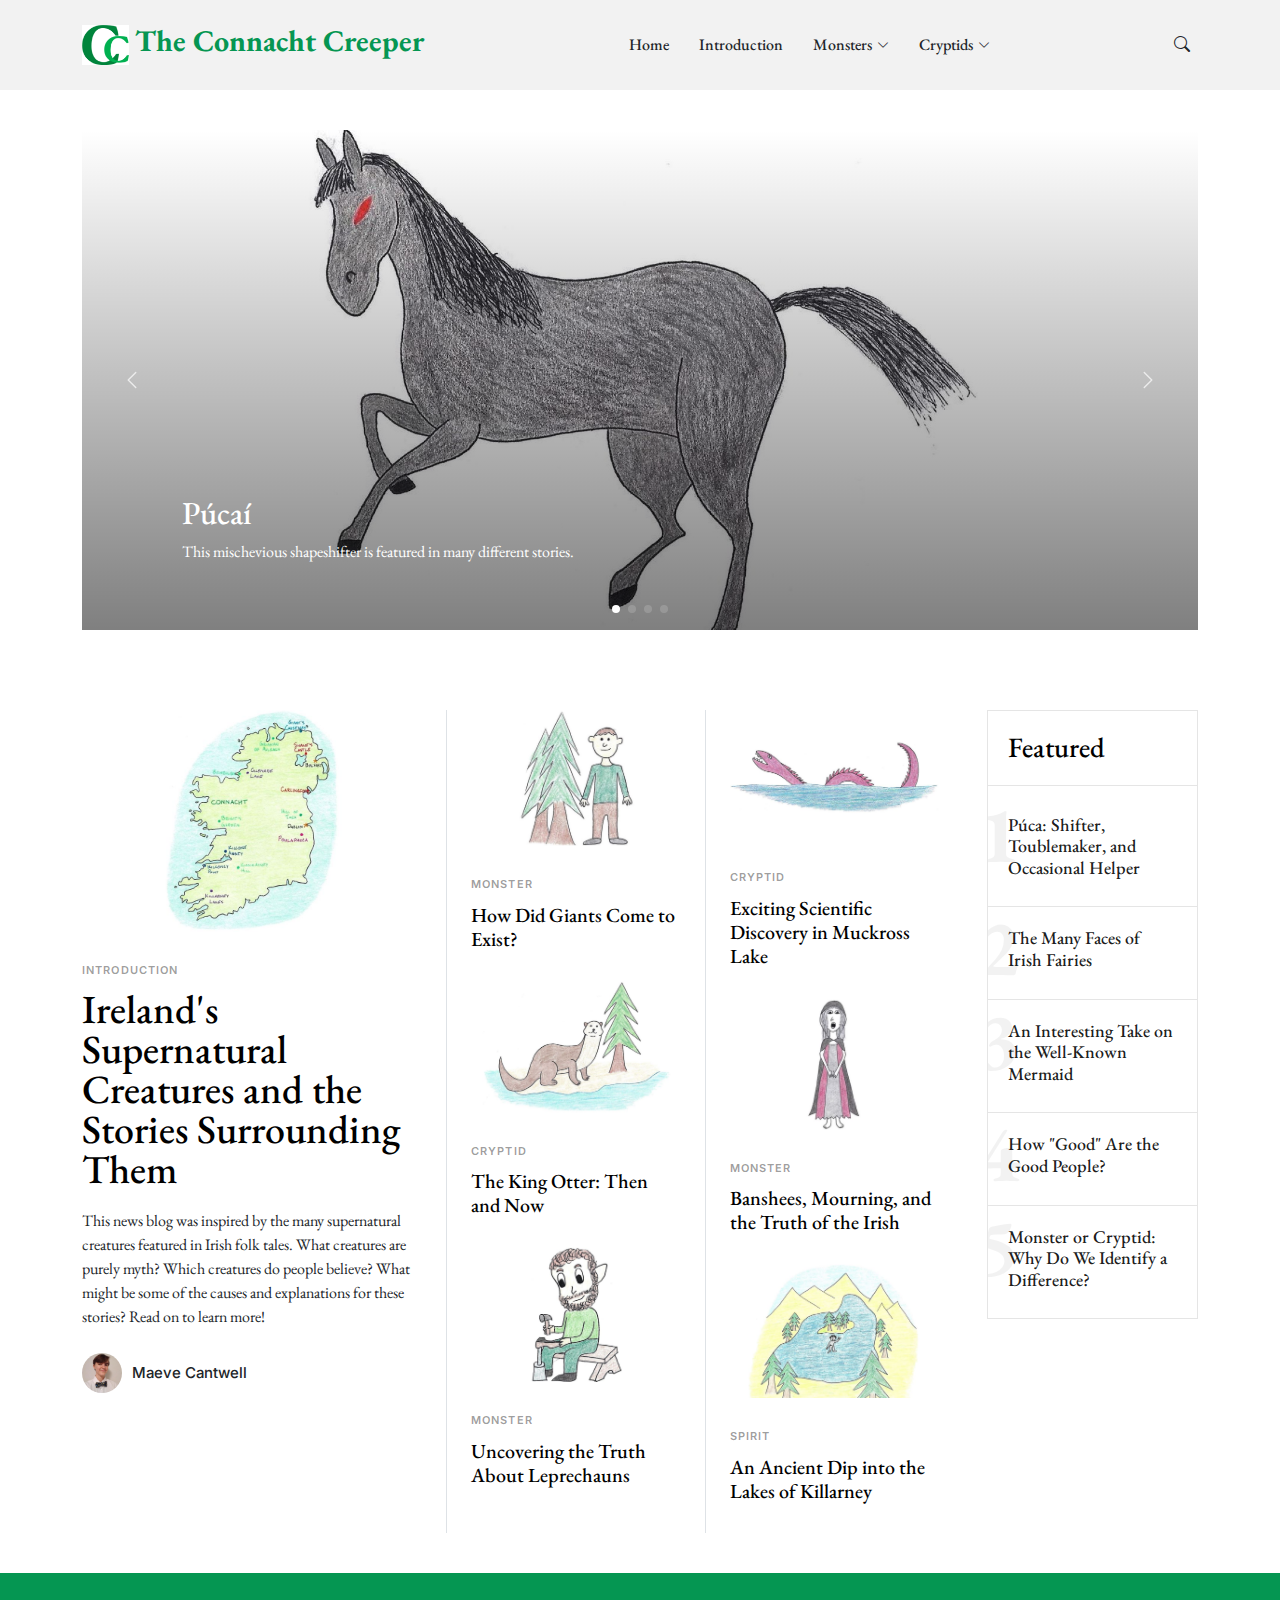
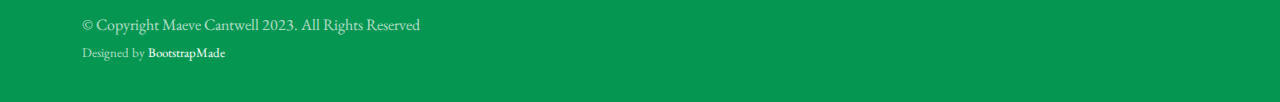
<file: index.html>
<!DOCTYPE html>
<html lang="en">

<head>
  <meta charset="utf-8">
  <meta content="width=device-width, initial-scale=1.0" name="viewport">

  <title>The Connacht Creeper - Home</title>
  <meta content="" name="description">
  <meta content="" name="keywords">

  <!-- Favicons -->
  <link href="assets/img/small-logo.png" rel="icon">
  <link href="assets/img/apple-touch-icon.png" rel="apple-touch-icon">

  <!-- Google Fonts -->
  <link rel="preconnect" href="https://fonts.googleapis.com">
  <link rel="preconnect" href="https://fonts.gstatic.com" crossorigin>
  <link href="https://fonts.googleapis.com/css2?family=EB+Garamond:wght@400;500&family=Inter:wght@400;500&family=Playfair+Display:ital,wght@0,400;0,700;1,400;1,700&display=swap" rel="stylesheet">

  <!-- Vendor CSS Files -->
  <link href="assets/vendor/bootstrap/css/bootstrap.min.css" rel="stylesheet">
  <link href="assets/vendor/bootstrap-icons/bootstrap-icons.css" rel="stylesheet">
  <link href="assets/vendor/swiper/swiper-bundle.min.css" rel="stylesheet">
  <link href="assets/vendor/glightbox/css/glightbox.min.css" rel="stylesheet">
  <link href="assets/vendor/aos/aos.css" rel="stylesheet">

  <!-- Template Main CSS Files -->
  <link href="assets/css/variables.css" rel="stylesheet">
  <link href="assets/css/main.css" rel="stylesheet">

  <!-- =======================================================
  * Template Name: ZenBlog
  * Updated: Jul 27 2023 with Bootstrap v5.3.1
  * Template URL: https://bootstrapmade.com/zenblog-bootstrap-blog-template/
  * Author: BootstrapMade.com
  * License: https:///bootstrapmade.com/license/
  ======================================================== -->
</head>

<body>

  <!-- ======= Header ======= -->
  <header id="header" class="header d-flex align-items-center fixed-top">
    <div class="container-fluid container-xl d-flex align-items-center justify-content-between">

      <a href="index.html" class="logo d-flex align-items-center">
        <!-- Uncomment the line below if you also wish to use an image logo -->
        <img src="assets/img/apple-touch-icon.png" alt="">
        <h1>The Connacht Creeper</h1>
      </a>

      <nav id="navbar" class="navbar">
        <ul>
          <li><a href="index.html">Home</a></li>

          <li><a href="introduction.html">Introduction</a></li>

          <li class="dropdown"><a href="monsters.html"><span>Monsters</span> <i class="bi bi-chevron-down dropdown-indicator"></i></a>
            <ul>
              <!-- <li><a href="search-result.html">Search Result</a></li> -->
              <li><a href="giants.html">Giants</a></li>
              <li><a href="pucai.html">P&uacute;ca&iacute;</a></li>
              <li><a href="merrow.html">Merrow</a></li>
              <li class="dropdown"><a href="fairies.html"><span>Fairies</span> <i class="bi bi-chevron-down dropdown-indicator"></i></a>
                <ul>
                  <li><a href="good-people.html">The Good People</a></li>
                  <li><a href="leprechauns.html">Leprechauns</a></li>
                  <li><a href="banshees.html">Banshees</a></li>
                </ul>
              </li>
            </ul>
          </li>

          <li class="dropdown"><a href="cryptids.html"><span>Cryptids</span> <i class="bi bi-chevron-down dropdown-indicator"></i></a>
            <ul>
              <!-- <li><a href="search-result.html">Search Result</a></li> -->
              <li><a href="king-otter.html">The King Otter</a></li>
              <li class="dropdown"><a href="killarney-lakes.html"><span>The Lakes of Killarney</span> <i class="bi bi-chevron-down dropdown-indicator"></i></a>
                <ul>
                  <li><a href="muckross-monster.html">Muckross Lake Monster</a></li>
                  <li><a href="odonaghue.html">Legend of O'Donaghue</a></li>
                </ul>
              </li>
            </ul>
          </li>

          <!-- <li><a href="about.html">About</a></li> -->
          <!-- <li><a href="contact.html">Contact</a></li> -->
        </ul>
      </nav><!-- .navbar -->

      <div class="position-relative">
        <!--<a href="#" class="mx-2"><span class="bi-facebook"></span></a>
        <a href="#" class="mx-2"><span class="bi-twitter"></span></a>
        <a href="#" class="mx-2"><span class="bi-instagram"></span></a>-->

        <a href="#" class="mx-2 js-search-open"><span class="bi-search"></span></a>
        <i class="bi bi-list mobile-nav-toggle"></i>

        <!-- ======= Search Form ======= -->
        <div class="search-form-wrap js-search-form-wrap">
          <form action="search-result.html" class="search-form">
            <span class="icon bi-search"></span>
            <input type="text" placeholder="Search" class="form-control">
            <button class="btn js-search-close"><span class="bi-x"></span></button>
          </form>
        </div><!-- End Search Form -->

      </div>

    </div>

  </header><!-- End Header -->

  <main id="main">

    <!-- ======= Hero Slider Section ======= -->
    <section id="hero-slider" class="hero-slider">
      <div class="container-md" data-aos="fade-in">
        <div class="row">
          <div class="col-12">
            <div class="swiper sliderFeaturedPosts">
              <div class="swiper-wrapper">
                <div class="swiper-slide">
                  <a href="pucai.html" class="img-bg d-flex align-items-end" style="background-image: url('assets/img/puca12.JPG');">
                    <div class="img-bg-inner">
                      <h2>P&uacute;ca&iacute;</h2>
                      <p>This mischevious shapeshifter is featured in many different stories.</p>
                    </div>
                  </a>
                </div>

                <div class="swiper-slide">
                  <a href="merrow.html" class="img-bg d-flex align-items-end" style="background-image: url('assets/img/merrow2.JPG');">
                    <div class="img-bg-inner">
                      <h2>Merrow</h2>
                      <p>A uniquely Irish mermaid with a red feathered cap.</p>
                    </div>
                  </a>
                </div>

                <div class="swiper-slide">
                  <a href="fairies.html" class="img-bg d-flex align-items-end" style="background-image: url('assets/img/good-people2.JPG');">
                    <div class="img-bg-inner">
                      <h2>Fairies</h2>
                      <p>Learn all about Irish fairies, the forms they take, and the beliefs surrounding their existance.</p>
                    </div>
                  </a>
                </div>

                <div class="swiper-slide">
                  <a href="killarney-lakes.html" class="img-bg d-flex align-items-end" style="background-image: url('assets/img/muckross-monster2.JPG');">
                    <div class="img-bg-inner">
                      <h2>The Lakes of Killarney</h2>
                      <p>These three lakes are home to several supernatural legends.</p>
                    </div>
                  </a>
                </div>
              </div>
              <div class="custom-swiper-button-next">
                <span class="bi-chevron-right"></span>
              </div>
              <div class="custom-swiper-button-prev">
                <span class="bi-chevron-left"></span>
              </div>

              <div class="swiper-pagination"></div>
            </div>
          </div>
        </div>
      </div>
    </section><!-- End Hero Slider Section -->

    <!-- ======= Post Grid Section ======= -->
    <section id="posts" class="posts">
      <div class="container" data-aos="fade-up">
        <div class="row g-5">
          <div class="col-lg-4">
            <div class="post-entry-1 lg">
              <a href="single-post.html"><img src="assets/img/map1.JPG" alt="" class="img-fluid"></a>
              <div class="post-meta"><span class="date">Introduction</span> <!--<span class="mx-1">&bullet;</span> <span>Jul 5th '22</span>--></div>
              <h2><a href="introduction.html">Ireland's Supernatural Creatures and the Stories Surrounding Them</a></h2>
              <p class="mb-4 d-block">This news blog was inspired by the many supernatural creatures featured in Irish folk tales. What creatures are purely myth? Which creatures do people believe? What might be some of the causes and explanations for these stories? Read on to learn more!</p>

              <div class="d-flex align-items-center author">
                <div class="photo"><img src="assets/img/author.jpg" alt="" class="img-fluid"></div>
                <div class="name">
                  <h3 class="m-0 p-0">Maeve Cantwell</h3>
                </div>
              </div>
            </div>

          </div>

          <div class="col-lg-8">
            <div class="row g-5">
              <div class="col-lg-4 border-start custom-border">
                <div class="post-entry-1">
                  <a href="giants.html"><img src="assets/img/giant1.jpg" alt="" class="img-fluid"></a>
                  <div class="post-meta"><span class="date">Monster</span> <!--<span class="mx-1">&bullet;</span> <span>Jul 5th '22</span>--></div>
                  <h2><a href="giants.html">How Did Giants Come to Exist?</a></h2>
                </div>
                <div class="post-entry-1">
                  <a href="king-otter.html"><img src="assets/img/king-otter1.jpg" alt="" class="img-fluid"></a>
                  <div class="post-meta"><span class="date">Cryptid</span> <!--<span class="mx-1">&bullet;</span> <span>Jul 17th '22</span>--></div>
                  <h2><a href="king-otter.html">The King Otter: Then and Now</a></h2>
                </div>
                <div class="post-entry-1">
                  <a href="leprechauns.html"><img src="assets/img/leprechaun1.jpg" alt="" class="img-fluid"></a>
                  <div class="post-meta"><span class="date">Monster</span> <!--<span class="mx-1">&bullet;</span> <span>Mar 15th '22</span>--></div>
                  <h2><a href="leprechauns.html">Uncovering the Truth About Leprechauns</a></h2>
                </div>
              </div>
              <div class="col-lg-4 border-start custom-border">
                <div class="post-entry-1">
                  <a href="muckross-monster.html"><img src="assets/img/muckross-monster1.jpg" alt="" class="img-fluid"></a>
                  <div class="post-meta"><span class="date">Cryptid</span> <!--<span class="mx-1">&bullet;</span> <span>Jul 5th '22</span>--></div>
                  <h2><a href="muckross-monster.html">Exciting Scientific Discovery in Muckross Lake</a></h2>
                </div>
                <div class="post-entry-1">
                  <a href="banshees.html"><img src="assets/img/banshee1.jpg" alt="" class="img-fluid"></a>
                  <div class="post-meta"><span class="date">Monster</span> <!--<span class="mx-1">&bullet;</span> <span>Mar 1st '22</span>--></div>
                  <h2><a href="banshees.html">Banshees, Mourning, and the Truth of the Irish</a></h2>
                </div>
                <div class="post-entry-1">
                  <a href="odonaghue.html"><img src="assets/img/odonaghue1.jpg" alt="" class="img-fluid"></a>
                  <div class="post-meta"><span class="date">Spirit</span> <!--<span class="mx-1">&bullet;</span> <span>Jul 5th '22</span>--></div>
                  <h2><a href="odonaghue.html">An Ancient Dip into the Lakes of Killarney</a></h2>
                </div>
              </div>

              <!-- Trending Section -->
              <div class="col-lg-4">

                <div class="trending">
                  <h3>Featured</h3>
                  <ul class="trending-post">
                    <li>
                      <a href="pucai.html">
                        <span class="number">1</span>
                        <h3>P&uacute;ca: Shifter, Toublemaker, and Occasional Helper</h3>
                        <!--<span class="author">Jane Cooper</span>-->
                      </a>
                    </li>
                    <li>
                      <a href="fairies.html">
                        <span class="number">2</span>
                        <h3>The Many Faces of Irish Fairies</h3>
                        <!--<span class="author">Wade Warren</span>-->
                      </a>
                    </li>
                    <li>
                      <a href="merrow.html">
                        <span class="number">3</span>
                        <h3>An Interesting Take on the Well-Known Mermaid</h3>
                        <!--<span class="author">Esther Howard</span>-->
                      </a>
                    </li>
                    <li>
                      <a href="good-people.html">
                        <span class="number">4</span>
                        <h3>How "Good" Are the Good People?</h3>
                        <!--<span class="author">Cameron Williamson</span>-->
                      </a>
                    </li>
                    <li>
                      <a href="monster.html">
                        <span class="number">5</span>
                        <h3>Monster or Cryptid: Why Do We Identify a Difference?</h3>
                        <!--<span class="author">Jenny Wilson</span>-->
                      </a>
                    </li>
                  </ul>
                </div>

              </div> <!-- End Trending Section -->
            </div>
          </div>

        </div> <!-- End .row -->
      </div>
    </section> <!-- End Post Grid Section -->

    <!-- ======= Culture Category Section ======= -->
    <!--<section class="category-section">
      <div class="container" data-aos="fade-up">

        <div class="section-header d-flex justify-content-between align-items-center mb-5">
          <h2>Culture</h2>
          <div><a href="category.html" class="more">See All Culture</a></div>
        </div>

        <div class="row">
          <div class="col-md-9">

            <div class="d-lg-flex post-entry-2">
              <a href="single-post.html" class="me-4 thumbnail mb-4 mb-lg-0 d-inline-block">
                <img src="assets/img/post-landscape-6.jpg" alt="" class="img-fluid">
              </a>
              <div>
                <div class="post-meta"><span class="date">Culture</span> <span class="mx-1">&bullet;</span> <span>Jul 5th '22</span></div>
                <h3><a href="single-post.html">What is the son of Football Coach John Gruden, Deuce Gruden doing Now?</a></h3>
                <p>Lorem ipsum dolor sit amet consectetur adipisicing elit. Distinctio placeat exercitationem magni voluptates dolore. Tenetur fugiat voluptates quas, nobis error deserunt aliquam temporibus sapiente, laudantium dolorum itaque libero eos deleniti?</p>
                <div class="d-flex align-items-center author">
                  <div class="photo"><img src="assets/img/person-2.jpg" alt="" class="img-fluid"></div>
                  <div class="name">
                    <h3 class="m-0 p-0">Wade Warren</h3>
                  </div>
                </div>
              </div>
            </div>

            <div class="row">
              <div class="col-lg-4">
                <div class="post-entry-1 border-bottom">
                  <a href="single-post.html"><img src="assets/img/post-landscape-1.jpg" alt="" class="img-fluid"></a>
                  <div class="post-meta"><span class="date">Culture</span> <span class="mx-1">&bullet;</span> <span>Jul 5th '22</span></div>
                  <h2 class="mb-2"><a href="single-post.html">11 Work From Home Part-Time Jobs You Can Do Now</a></h2>
                  <span class="author mb-3 d-block">Jenny Wilson</span>
                  <p class="mb-4 d-block">Lorem ipsum dolor sit, amet consectetur adipisicing elit. Vero temporibus repudiandae, inventore pariatur numquam cumque possimus</p>
                </div>

                <div class="post-entry-1">
                  <div class="post-meta"><span class="date">Culture</span> <span class="mx-1">&bullet;</span> <span>Jul 5th '22</span></div>
                  <h2 class="mb-2"><a href="single-post.html">5 Great Startup Tips for Female Founders</a></h2>
                  <span class="author mb-3 d-block">Jenny Wilson</span>
                </div>
              </div>
              <div class="col-lg-8">
                <div class="post-entry-1">
                  <a href="single-post.html"><img src="assets/img/post-landscape-2.jpg" alt="" class="img-fluid"></a>
                  <div class="post-meta"><span class="date">Culture</span> <span class="mx-1">&bullet;</span> <span>Jul 5th '22</span></div>
                  <h2 class="mb-2"><a href="single-post.html">How to Avoid Distraction and Stay Focused During Video Calls?</a></h2>
                  <span class="author mb-3 d-block">Jenny Wilson</span>
                  <p class="mb-4 d-block">Lorem ipsum dolor sit, amet consectetur adipisicing elit. Vero temporibus repudiandae, inventore pariatur numquam cumque possimus</p>
                </div>
              </div>
            </div>
          </div>

          <div class="col-md-3">
            <div class="post-entry-1 border-bottom">
              <div class="post-meta"><span class="date">Culture</span> <span class="mx-1">&bullet;</span> <span>Jul 5th '22</span></div>
              <h2 class="mb-2"><a href="single-post.html">How to Avoid Distraction and Stay Focused During Video Calls?</a></h2>
              <span class="author mb-3 d-block">Jenny Wilson</span>
            </div>

            <div class="post-entry-1 border-bottom">
              <div class="post-meta"><span class="date">Culture</span> <span class="mx-1">&bullet;</span> <span>Jul 5th '22</span></div>
              <h2 class="mb-2"><a href="single-post.html">17 Pictures of Medium Length Hair in Layers That Will Inspire Your New Haircut</a></h2>
              <span class="author mb-3 d-block">Jenny Wilson</span>
            </div>

            <div class="post-entry-1 border-bottom">
              <div class="post-meta"><span class="date">Culture</span> <span class="mx-1">&bullet;</span> <span>Jul 5th '22</span></div>
              <h2 class="mb-2"><a href="single-post.html">9 Half-up/half-down Hairstyles for Long and Medium Hair</a></h2>
              <span class="author mb-3 d-block">Jenny Wilson</span>
            </div>

            <div class="post-entry-1 border-bottom">
              <div class="post-meta"><span class="date">Culture</span> <span class="mx-1">&bullet;</span> <span>Jul 5th '22</span></div>
              <h2 class="mb-2"><a href="single-post.html">Life Insurance And Pregnancy: A Working Mom’s Guide</a></h2>
              <span class="author mb-3 d-block">Jenny Wilson</span>
            </div>

            <div class="post-entry-1 border-bottom">
              <div class="post-meta"><span class="date">Culture</span> <span class="mx-1">&bullet;</span> <span>Jul 5th '22</span></div>
              <h2 class="mb-2"><a href="single-post.html">The Best Homemade Masks for Face (keep the Pimples Away)</a></h2>
              <span class="author mb-3 d-block">Jenny Wilson</span>
            </div>

            <div class="post-entry-1 border-bottom">
              <div class="post-meta"><span class="date">Culture</span> <span class="mx-1">&bullet;</span> <span>Jul 5th '22</span></div>
              <h2 class="mb-2"><a href="single-post.html">10 Life-Changing Hacks Every Working Mom Should Know</a></h2>
              <span class="author mb-3 d-block">Jenny Wilson</span>
            </div>
          </div>
        </div>
      </div>
    </section>--><!-- End Culture Category Section -->

    <!-- ======= Business Category Section ======= -->
    <!--<section class="category-section">
      <div class="container" data-aos="fade-up">

        <div class="section-header d-flex justify-content-between align-items-center mb-5">
          <h2>Business</h2>
          <div><a href="category.html" class="more">See All Business</a></div>
        </div>

        <div class="row">
          <div class="col-md-9 order-md-2">

            <div class="d-lg-flex post-entry-2">
              <a href="single-post.html" class="me-4 thumbnail d-inline-block mb-4 mb-lg-0">
                <img src="assets/img/post-landscape-3.jpg" alt="" class="img-fluid">
              </a>
              <div>
                <div class="post-meta"><span class="date">Business</span> <span class="mx-1">&bullet;</span> <span>Jul 5th '22</span></div>
                <h3><a href="single-post.html">What is the son of Football Coach John Gruden, Deuce Gruden doing Now?</a></h3>
                <p>Lorem ipsum dolor sit amet consectetur adipisicing elit. Distinctio placeat exercitationem magni voluptates dolore. Tenetur fugiat voluptates quas, nobis error deserunt aliquam temporibus sapiente, laudantium dolorum itaque libero eos deleniti?</p>
                <div class="d-flex align-items-center author">
                  <div class="photo"><img src="assets/img/person-4.jpg" alt="" class="img-fluid"></div>
                  <div class="name">
                    <h3 class="m-0 p-0">Wade Warren</h3>
                  </div>
                </div>
              </div>
            </div>

            <div class="row">
              <div class="col-lg-4">
                <div class="post-entry-1 border-bottom">
                  <a href="single-post.html"><img src="assets/img/post-landscape-5.jpg" alt="" class="img-fluid"></a>
                  <div class="post-meta"><span class="date">Business</span> <span class="mx-1">&bullet;</span> <span>Jul 5th '22</span></div>
                  <h2 class="mb-2"><a href="single-post.html">11 Work From Home Part-Time Jobs You Can Do Now</a></h2>
                  <span class="author mb-3 d-block">Jenny Wilson</span>
                  <p class="mb-4 d-block">Lorem ipsum dolor sit, amet consectetur adipisicing elit. Vero temporibus repudiandae, inventore pariatur numquam cumque possimus</p>
                </div>

                <div class="post-entry-1">
                  <div class="post-meta"><span class="date">Business</span> <span class="mx-1">&bullet;</span> <span>Jul 5th '22</span></div>
                  <h2 class="mb-2"><a href="single-post.html">5 Great Startup Tips for Female Founders</a></h2>
                  <span class="author mb-3 d-block">Jenny Wilson</span>
                </div>
              </div>
              <div class="col-lg-8">
                <div class="post-entry-1">
                  <a href="single-post.html"><img src="assets/img/post-landscape-7.jpg" alt="" class="img-fluid"></a>
                  <div class="post-meta"><span class="date">Business</span> <span class="mx-1">&bullet;</span> <span>Jul 5th '22</span></div>
                  <h2 class="mb-2"><a href="single-post.html">How to Avoid Distraction and Stay Focused During Video Calls?</a></h2>
                  <span class="author mb-3 d-block">Jenny Wilson</span>
                  <p class="mb-4 d-block">Lorem ipsum dolor sit, amet consectetur adipisicing elit. Vero temporibus repudiandae, inventore pariatur numquam cumque possimus</p>
                </div>
              </div>
            </div>
          </div>
          <div class="col-md-3">
            <div class="post-entry-1 border-bottom">
              <div class="post-meta"><span class="date">Business</span> <span class="mx-1">&bullet;</span> <span>Jul 5th '22</span></div>
              <h2 class="mb-2"><a href="single-post.html">How to Avoid Distraction and Stay Focused During Video Calls?</a></h2>
              <span class="author mb-3 d-block">Jenny Wilson</span>
            </div>

            <div class="post-entry-1 border-bottom">
              <div class="post-meta"><span class="date">Business</span> <span class="mx-1">&bullet;</span> <span>Jul 5th '22</span></div>
              <h2 class="mb-2"><a href="single-post.html">17 Pictures of Medium Length Hair in Layers That Will Inspire Your New Haircut</a></h2>
              <span class="author mb-3 d-block">Jenny Wilson</span>
            </div>

            <div class="post-entry-1 border-bottom">
              <div class="post-meta"><span class="date">Business</span> <span class="mx-1">&bullet;</span> <span>Jul 5th '22</span></div>
              <h2 class="mb-2"><a href="single-post.html">9 Half-up/half-down Hairstyles for Long and Medium Hair</a></h2>
              <span class="author mb-3 d-block">Jenny Wilson</span>
            </div>

            <div class="post-entry-1 border-bottom">
              <div class="post-meta"><span class="date">Business</span> <span class="mx-1">&bullet;</span> <span>Jul 5th '22</span></div>
              <h2 class="mb-2"><a href="single-post.html">Life Insurance And Pregnancy: A Working Mom’s Guide</a></h2>
              <span class="author mb-3 d-block">Jenny Wilson</span>
            </div>

            <div class="post-entry-1 border-bottom">
              <div class="post-meta"><span class="date">Business</span> <span class="mx-1">&bullet;</span> <span>Jul 5th '22</span></div>
              <h2 class="mb-2"><a href="single-post.html">The Best Homemade Masks for Face (keep the Pimples Away)</a></h2>
              <span class="author mb-3 d-block">Jenny Wilson</span>
            </div>

            <div class="post-entry-1 border-bottom">
              <div class="post-meta"><span class="date">Business</span> <span class="mx-1">&bullet;</span> <span>Jul 5th '22</span></div>
              <h2 class="mb-2"><a href="single-post.html">10 Life-Changing Hacks Every Working Mom Should Know</a></h2>
              <span class="author mb-3 d-block">Jenny Wilson</span>
            </div>
          </div>
        </div>
      </div>
    </section>--><!-- End Business Category Section -->

    <!-- ======= Lifestyle Category Section ======= -->
    <!--<section class="category-section">
      <div class="container" data-aos="fade-up">

        <div class="section-header d-flex justify-content-between align-items-center mb-5">
          <h2>Lifestyle</h2>
          <div><a href="category.html" class="more">See All Lifestyle</a></div>
        </div>

        <div class="row g-5">
          <div class="col-lg-4">
            <div class="post-entry-1 lg">
              <a href="single-post.html"><img src="assets/img/post-landscape-8.jpg" alt="" class="img-fluid"></a>
              <div class="post-meta"><span class="date">Lifestyle</span> <span class="mx-1">&bullet;</span> <span>Jul 5th '22</span></div>
              <h2><a href="single-post.html">11 Work From Home Part-Time Jobs You Can Do Now</a></h2>
              <p class="mb-4 d-block">Lorem ipsum dolor sit, amet consectetur adipisicing elit. Vero temporibus repudiandae, inventore pariatur numquam cumque possimus exercitationem? Nihil tempore odit ab minus eveniet praesentium, similique blanditiis molestiae ut saepe perspiciatis officia nemo, eos quae cumque. Accusamus fugiat architecto rerum animi atque eveniet, quo, praesentium dignissimos</p>

              <div class="d-flex align-items-center author">
                <div class="photo"><img src="assets/img/person-7.jpg" alt="" class="img-fluid"></div>
                <div class="name">
                  <h3 class="m-0 p-0">Esther Howard</h3>
                </div>
              </div>
            </div>

            <div class="post-entry-1 border-bottom">
              <div class="post-meta"><span class="date">Lifestyle</span> <span class="mx-1">&bullet;</span> <span>Jul 5th '22</span></div>
              <h2 class="mb-2"><a href="single-post.html">The Best Homemade Masks for Face (keep the Pimples Away)</a></h2>
              <span class="author mb-3 d-block">Jenny Wilson</span>
            </div>

            <div class="post-entry-1">
              <div class="post-meta"><span class="date">Lifestyle</span> <span class="mx-1">&bullet;</span> <span>Jul 5th '22</span></div>
              <h2 class="mb-2"><a href="single-post.html">10 Life-Changing Hacks Every Working Mom Should Know</a></h2>
              <span class="author mb-3 d-block">Jenny Wilson</span>
            </div>

          </div>

          <div class="col-lg-8">
            <div class="row g-5">
              <div class="col-lg-4 border-start custom-border">
                <div class="post-entry-1">
                  <a href="single-post.html"><img src="assets/img/post-landscape-6.jpg" alt="" class="img-fluid"></a>
                  <div class="post-meta"><span class="date">Lifestyle</span> <span class="mx-1">&bullet;</span> <span>Jul 5th '22</span></div>
                  <h2><a href="single-post.html">Let’s Get Back to Work, New York</a></h2>
                </div>
                <div class="post-entry-1">
                  <a href="single-post.html"><img src="assets/img/post-landscape-5.jpg" alt="" class="img-fluid"></a>
                  <div class="post-meta"><span class="date">Lifestyle</span> <span class="mx-1">&bullet;</span> <span>Jul 17th '22</span></div>
                  <h2><a href="single-post.html">How to Avoid Distraction and Stay Focused During Video Calls?</a></h2>
                </div>
                <div class="post-entry-1">
                  <a href="single-post.html"><img src="assets/img/post-landscape-4.jpg" alt="" class="img-fluid"></a>
                  <div class="post-meta"><span class="date">Lifestyle</span> <span class="mx-1">&bullet;</span> <span>Mar 15th '22</span></div>
                  <h2><a href="single-post.html">Why Craigslist Tampa Is One of The Most Interesting Places On the Web?</a></h2>
                </div>
              </div>
              <div class="col-lg-4 border-start custom-border">
                <div class="post-entry-1">
                  <a href="single-post.html"><img src="assets/img/post-landscape-3.jpg" alt="" class="img-fluid"></a>
                  <div class="post-meta"><span class="date">Lifestyle</span> <span class="mx-1">&bullet;</span> <span>Jul 5th '22</span></div>
                  <h2><a href="single-post.html">6 Easy Steps To Create Your Own Cute Merch For Instagram</a></h2>
                </div>
                <div class="post-entry-1">
                  <a href="single-post.html"><img src="assets/img/post-landscape-2.jpg" alt="" class="img-fluid"></a>
                  <div class="post-meta"><span class="date">Lifestyle</span> <span class="mx-1">&bullet;</span> <span>Mar 1st '22</span></div>
                  <h2><a href="single-post.html">10 Life-Changing Hacks Every Working Mom Should Know</a></h2>
                </div>
                <div class="post-entry-1">
                  <a href="single-post.html"><img src="assets/img/post-landscape-1.jpg" alt="" class="img-fluid"></a>
                  <div class="post-meta"><span class="date">Lifestyle</span> <span class="mx-1">&bullet;</span> <span>Jul 5th '22</span></div>
                  <h2><a href="single-post.html">5 Great Startup Tips for Female Founders</a></h2>
                </div>
              </div>
              <div class="col-lg-4">

                <div class="post-entry-1 border-bottom">
                  <div class="post-meta"><span class="date">Lifestyle</span> <span class="mx-1">&bullet;</span> <span>Jul 5th '22</span></div>
                  <h2 class="mb-2"><a href="single-post.html">How to Avoid Distraction and Stay Focused During Video Calls?</a></h2>
                  <span class="author mb-3 d-block">Jenny Wilson</span>
                </div>

                <div class="post-entry-1 border-bottom">
                  <div class="post-meta"><span class="date">Lifestyle</span> <span class="mx-1">&bullet;</span> <span>Jul 5th '22</span></div>
                  <h2 class="mb-2"><a href="single-post.html">17 Pictures of Medium Length Hair in Layers That Will Inspire Your New Haircut</a></h2>
                  <span class="author mb-3 d-block">Jenny Wilson</span>
                </div>

                <div class="post-entry-1 border-bottom">
                  <div class="post-meta"><span class="date">Lifestyle</span> <span class="mx-1">&bullet;</span> <span>Jul 5th '22</span></div>
                  <h2 class="mb-2"><a href="single-post.html">9 Half-up/half-down Hairstyles for Long and Medium Hair</a></h2>
                  <span class="author mb-3 d-block">Jenny Wilson</span>
                </div>

                <div class="post-entry-1 border-bottom">
                  <div class="post-meta"><span class="date">Lifestyle</span> <span class="mx-1">&bullet;</span> <span>Jul 5th '22</span></div>
                  <h2 class="mb-2"><a href="single-post.html">Life Insurance And Pregnancy: A Working Mom’s Guide</a></h2>
                  <span class="author mb-3 d-block">Jenny Wilson</span>
                </div>

                <div class="post-entry-1 border-bottom">
                  <div class="post-meta"><span class="date">Lifestyle</span> <span class="mx-1">&bullet;</span> <span>Jul 5th '22</span></div>
                  <h2 class="mb-2"><a href="single-post.html">The Best Homemade Masks for Face (keep the Pimples Away)</a></h2>
                  <span class="author mb-3 d-block">Jenny Wilson</span>
                </div>

                <div class="post-entry-1 border-bottom">
                  <div class="post-meta"><span class="date">Lifestyle</span> <span class="mx-1">&bullet;</span> <span>Jul 5th '22</span></div>
                  <h2 class="mb-2"><a href="single-post.html">10 Life-Changing Hacks Every Working Mom Should Know</a></h2>
                  <span class="author mb-3 d-block">Jenny Wilson</span>
                </div>

              </div>
            </div>
          </div>

        </div>--> <!-- End .row -->
      <!--</div>
    </section>--><!-- End Lifestyle Category Section -->

  </main><!-- End #main -->

  <!-- ======= Footer ======= -->
  <footer id="footer" class="footer">

    <!--<div class="footer-content">
      <div class="container">

        <div class="row g-5">
          <div class="col-lg-4">
            <h3 class="footer-heading">About ZenBlog</h3>
            <p>Lorem ipsum dolor sit amet consectetur adipisicing elit. Magnam ab, perspiciatis beatae autem deleniti voluptate nulla a dolores, exercitationem eveniet libero laudantium recusandae officiis qui aliquid blanditiis omnis quae. Explicabo?</p>
            <p><a href="about.html" class="footer-link-more">Learn More</a></p>
          </div>
          <div class="col-6 col-lg-2">
            <h3 class="footer-heading">Navigation</h3>
            <ul class="footer-links list-unstyled">
              <li><a href="index.html"><i class="bi bi-chevron-right"></i> Home</a></li>
              <li><a href="index.html"><i class="bi bi-chevron-right"></i> Blog</a></li>
              <li><a href="category.html"><i class="bi bi-chevron-right"></i> Categories</a></li>
              <li><a href="single-post.html"><i class="bi bi-chevron-right"></i> Single Post</a></li>
              <li><a href="about.html"><i class="bi bi-chevron-right"></i> About us</a></li>
              <li><a href="contact.html"><i class="bi bi-chevron-right"></i> Contact</a></li>
            </ul>
          </div>
          <div class="col-6 col-lg-2">
            <h3 class="footer-heading">Categories</h3>
            <ul class="footer-links list-unstyled">
              <li><a href="category.html"><i class="bi bi-chevron-right"></i> Business</a></li>
              <li><a href="category.html"><i class="bi bi-chevron-right"></i> Culture</a></li>
              <li><a href="category.html"><i class="bi bi-chevron-right"></i> Sport</a></li>
              <li><a href="category.html"><i class="bi bi-chevron-right"></i> Food</a></li>
              <li><a href="category.html"><i class="bi bi-chevron-right"></i> Politics</a></li>
              <li><a href="category.html"><i class="bi bi-chevron-right"></i> Celebrity</a></li>
              <li><a href="category.html"><i class="bi bi-chevron-right"></i> Startups</a></li>
              <li><a href="category.html"><i class="bi bi-chevron-right"></i> Travel</a></li>

            </ul>
          </div>

          <div class="col-lg-4">
            <h3 class="footer-heading">Recent Posts</h3>

            <ul class="footer-links footer-blog-entry list-unstyled">
              <li>
                <a href="single-post.html" class="d-flex align-items-center">
                  <img src="assets/img/post-sq-1.jpg" alt="" class="img-fluid me-3">
                  <div>
                    <div class="post-meta d-block"><span class="date">Culture</span> <span class="mx-1">&bullet;</span> <span>Jul 5th '22</span></div>
                    <span>5 Great Startup Tips for Female Founders</span>
                  </div>
                </a>
              </li>

              <li>
                <a href="single-post.html" class="d-flex align-items-center">
                  <img src="assets/img/post-sq-2.jpg" alt="" class="img-fluid me-3">
                  <div>
                    <div class="post-meta d-block"><span class="date">Culture</span> <span class="mx-1">&bullet;</span> <span>Jul 5th '22</span></div>
                    <span>What is the son of Football Coach John Gruden, Deuce Gruden doing Now?</span>
                  </div>
                </a>
              </li>

              <li>
                <a href="single-post.html" class="d-flex align-items-center">
                  <img src="assets/img/post-sq-3.jpg" alt="" class="img-fluid me-3">
                  <div>
                    <div class="post-meta d-block"><span class="date">Culture</span> <span class="mx-1">&bullet;</span> <span>Jul 5th '22</span></div>
                    <span>Life Insurance And Pregnancy: A Working Mom’s Guide</span>
                  </div>
                </a>
              </li>

              <li>
                <a href="single-post.html" class="d-flex align-items-center">
                  <img src="assets/img/post-sq-4.jpg" alt="" class="img-fluid me-3">
                  <div>
                    <div class="post-meta d-block"><span class="date">Culture</span> <span class="mx-1">&bullet;</span> <span>Jul 5th '22</span></div>
                    <span>How to Avoid Distraction and Stay Focused During Video Calls?</span>
                  </div>
                </a>
              </li>

            </ul>

          </div>
        </div>
      </div>
    </div>-->

    <div class="footer-legal">
      <div class="container">

        <div class="row justify-content-between">
          <div class="col-md-6 text-center text-md-start mb-3 mb-md-0">
            <div class="copyright">
              © Copyright <strong><span>Maeve Cantwell 2023</span></strong>. All Rights Reserved
            </div>

            <div class="credits">
              <!-- All the links in the footer should remain intact. -->
              <!-- You can delete the links only if you purchased the pro version. -->
              <!-- Licensing information: https://bootstrapmade.com/license/ -->
              <!-- Purchase the pro version with working PHP/AJAX contact form: https://bootstrapmade.com/herobiz-bootstrap-business-template/ -->
              Designed by <a href="https://bootstrapmade.com/">BootstrapMade</a>
            </div>

          </div>

          <!--<div class="col-md-6">
            <div class="social-links mb-3 mb-lg-0 text-center text-md-end">
              <a href="#" class="twitter"><i class="bi bi-twitter"></i></a>
              <a href="#" class="facebook"><i class="bi bi-facebook"></i></a>
              <a href="#" class="instagram"><i class="bi bi-instagram"></i></a>
              <a href="#" class="google-plus"><i class="bi bi-skype"></i></a>
              <a href="#" class="linkedin"><i class="bi bi-linkedin"></i></a>
            </div>-->

          </div>

        </div>

      </div>
    </div>

  </footer>

  <a href="#" class="scroll-top d-flex align-items-center justify-content-center"><i class="bi bi-arrow-up-short"></i></a>

  <!-- Vendor JS Files -->
  <script src="assets/vendor/bootstrap/js/bootstrap.bundle.min.js"></script>
  <script src="assets/vendor/swiper/swiper-bundle.min.js"></script>
  <script src="assets/vendor/glightbox/js/glightbox.min.js"></script>
  <script src="assets/vendor/aos/aos.js"></script>
  <script src="assets/vendor/php-email-form/validate.js"></script>

  <!-- Template Main JS File -->
  <script src="assets/js/main.js"></script>

</body>

</html>
</file>
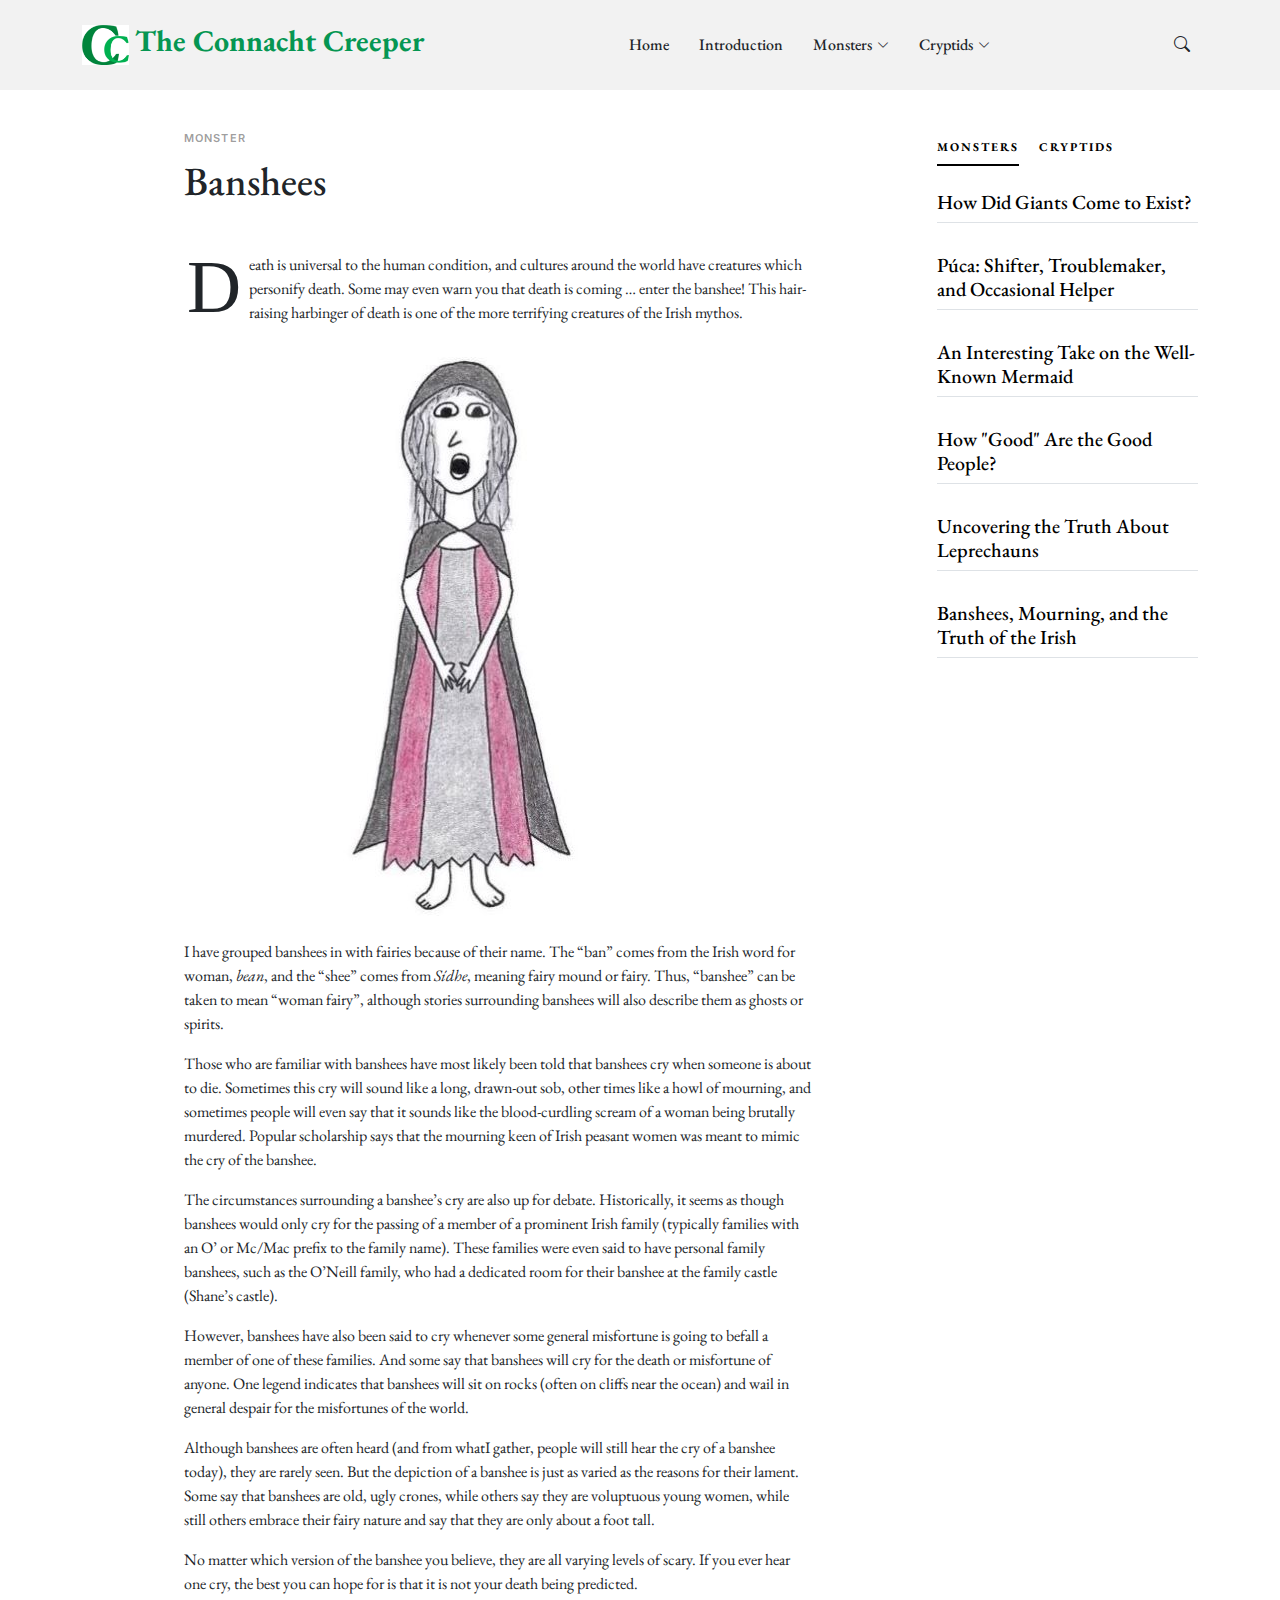
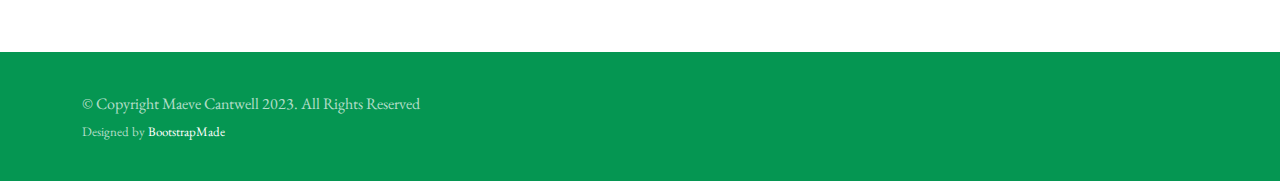
<file: banshees.html>
<!DOCTYPE html>
<html lang="en">

<head>
  <meta charset="utf-8">
  <meta content="width=device-width, initial-scale=1.0" name="viewport">

  <title>The Connacht Creeper - Banshees</title>
  <meta content="" name="description">
  <meta content="" name="keywords">

  <!-- Favicons -->
  <link href="assets/img/small-logo.png" rel="icon">
  <link href="assets/img/apple-touch-icon.png" rel="apple-touch-icon">

  <!-- Google Fonts -->
  <link rel="preconnect" href="https://fonts.googleapis.com">
  <link rel="preconnect" href="https://fonts.gstatic.com" crossorigin>
  <link href="https://fonts.googleapis.com/css2?family=EB+Garamond:wght@400;500&family=Inter:wght@400;500&family=Playfair+Display:ital,wght@0,400;0,700;1,400;1,700&display=swap" rel="stylesheet">

  <!-- Vendor CSS Files -->
  <link href="assets/vendor/bootstrap/css/bootstrap.min.css" rel="stylesheet">
  <link href="assets/vendor/bootstrap-icons/bootstrap-icons.css" rel="stylesheet">
  <link href="assets/vendor/swiper/swiper-bundle.min.css" rel="stylesheet">
  <link href="assets/vendor/glightbox/css/glightbox.min.css" rel="stylesheet">
  <link href="assets/vendor/aos/aos.css" rel="stylesheet">

  <!-- Template Main CSS Files -->
  <link href="assets/css/variables.css" rel="stylesheet">
  <link href="assets/css/main.css" rel="stylesheet">

  <!-- =======================================================
  * Template Name: ZenBlog
  * Updated: Jul 27 2023 with Bootstrap v5.3.1
  * Template URL: https://bootstrapmade.com/zenblog-bootstrap-blog-template/
  * Author: BootstrapMade.com
  * License: https:///bootstrapmade.com/license/
  ======================================================== -->
</head>

<body>

  <!-- ======= Header ======= -->
  <header id="header" class="header d-flex align-items-center fixed-top">
    <div class="container-fluid container-xl d-flex align-items-center justify-content-between">

      <a href="index.html" class="logo d-flex align-items-center">
        <!-- Uncomment the line below if you also wish to use an image logo -->
        <img src="assets/img/apple-touch-icon.png" alt="">
        <h1>The Connacht Creeper</h1>
      </a>

      <nav id="navbar" class="navbar">
        <ul>
          <li><a href="index.html">Home</a></li>

          <li><a href="introduction.html">Introduction</a></li>

          <li class="dropdown"><a href="monsters.html"><span>Monsters</span> <i class="bi bi-chevron-down dropdown-indicator"></i></a>
            <ul>
              <!-- <li><a href="search-result.html">Search Result</a></li> -->
              <li><a href="giants.html">Giants</a></li>
              <li><a href="pucai.html">P&uacute;ca&iacute;</a></li>
              <li><a href="merrow.html">Merrow</a></li>
              <li class="dropdown"><a href="fairies.html"><span>Fairies</span> <i class="bi bi-chevron-down dropdown-indicator"></i></a>
                <ul>
                  <li><a href="good-people.html">The Good People</a></li>
                  <li><a href="leprechauns.html">Leprechauns</a></li>
                  <li><a href="banshees.html">Banshees</a></li>
                </ul>
              </li>
            </ul>
          </li>

          <li class="dropdown"><a href="cryptids.html"><span>Cryptids</span> <i class="bi bi-chevron-down dropdown-indicator"></i></a>
            <ul>
              <!-- <li><a href="search-result.html">Search Result</a></li> -->
              <li><a href="king-otter.html">The King Otter</a></li>
              <li class="dropdown"><a href="killarney-lakes.html"><span>The Lakes of Killarney</span> <i class="bi bi-chevron-down dropdown-indicator"></i></a>
                <ul>
                  <li><a href="muckross-monster.html">Muckross Lake Monster</a></li>
                  <li><a href="odonaghue.html">Legend of O'Donaghue</a></li>
                </ul>
              </li>
            </ul>
          </li>

          <!-- <li><a href="about.html">About</a></li> -->
          <!-- <li><a href="contact.html">Contact</a></li> -->
        </ul>
      </nav><!-- .navbar -->

      <div class="position-relative">
        <!--<a href="#" class="mx-2"><span class="bi-facebook"></span></a>
        <a href="#" class="mx-2"><span class="bi-twitter"></span></a>
        <a href="#" class="mx-2"><span class="bi-instagram"></span></a>-->

        <a href="#" class="mx-2 js-search-open"><span class="bi-search"></span></a>
        <i class="bi bi-list mobile-nav-toggle"></i>

        <!-- ======= Search Form ======= -->
        <div class="search-form-wrap js-search-form-wrap">
          <form action="search-result.html" class="search-form">
            <span class="icon bi-search"></span>
            <input type="text" placeholder="Search" class="form-control">
            <button class="btn js-search-close"><span class="bi-x"></span></button>
          </form>
        </div><!-- End Search Form -->

      </div>

    </div>

  </header><!-- End Header -->

  <main id="main">

    <section class="single-post-content">
      <div class="container">
        <div class="row">
          <div class="col-md-9 post-content" data-aos="fade-up">

            <!-- ======= Single Post Content ======= -->
            <div class="single-post">
              <div class="post-meta"><span class="date">Monster</span> <!--<span class="mx-1">&bullet;</span> <span>Jul 5th '22</span>--></div>
              <h1 class="mb-5">Banshees</h1>
              <p><span class="firstcharacter">D</span>eath is universal to the human condition, and cultures around the world have creatures which personify death. Some may even warn you that death is coming … enter the banshee! This hair-raising harbinger of death is one of the more terrifying creatures of the Irish mythos.</p>

              <figure class="my-4">
                <img src="assets/img/banshee1.jpg" alt="" class="img-fluid" align="center">
                <!--<figcaption>Lorem ipsum dolor sit amet consectetur adipisicing elit. Explicabo, odit? </figcaption>-->
              </figure>
              <p>I have grouped banshees in with fairies because of their name. The “ban” comes from the Irish word for woman, <i>bean</i>, and the “shee” comes from <i>S&iacute;dhe</i>, meaning fairy mound or fairy. Thus, “banshee” can be taken to mean “woman fairy”, although stories surrounding banshees will also describe them as ghosts or spirits.</p>
              <p>Those who are familiar with banshees have most likely been told that banshees cry when someone is about to die. Sometimes this cry will sound like a long, drawn-out sob, other times like a howl of mourning, and sometimes people will even say that it sounds like the blood-curdling scream of a woman being brutally murdered. Popular scholarship says that the mourning keen of Irish peasant women was meant to mimic the cry of the banshee.</p>
              <p>The circumstances surrounding a banshee’s cry are also up for debate. Historically, it seems as though banshees would only cry for the passing of a member of a prominent Irish family (typically families with an O’ or Mc/Mac prefix to the family name). These families were even said to have personal family banshees, such as the O’Neill family, who had a dedicated room for their banshee at the family castle (Shane’s castle).</p>
              <p>However, banshees have also been said to cry whenever some general misfortune is going to befall a member of one of these families. And some say that banshees will cry for the death or misfortune of anyone. One legend indicates that banshees will sit on rocks (often on cliffs near the ocean) and wail in general despair for the misfortunes of the world.</p>
              <p>Although banshees are often heard (and from whatI gather, people will still hear the cry of a banshee today), they are rarely seen. But the depiction of a banshee is just as varied as the reasons for their lament. Some say that banshees are old, ugly crones, while others say they are voluptuous young women, while still others embrace their fairy nature and say that they are only about a foot tall.</p>
              <!--<figure class="my-4">
                <img src="assets/img/post-landscape-5.jpg" alt="" class="img-fluid">
                <figcaption>Lorem ipsum dolor sit amet consectetur adipisicing elit. Explicabo, odit? </figcaption>
              </figure>-->
              <p>No matter which version of the banshee you believe, they are all varying levels of scary. If you ever hear one cry, the best you can hope for is that it is not your death being predicted.</p>
            </div><!-- End Single Post Content -->

            <!-- ======= Comments ======= -->
            <!--<div class="comments">
              <h5 class="comment-title py-4">2 Comments</h5>
              <div class="comment d-flex mb-4">
                <div class="flex-shrink-0">
                  <div class="avatar avatar-sm rounded-circle">
                    <img class="avatar-img" src="assets/img/person-5.jpg" alt="" class="img-fluid">
                  </div>
                </div>
                <div class="flex-grow-1 ms-2 ms-sm-3">
                  <div class="comment-meta d-flex align-items-baseline">
                    <h6 class="me-2">Jordan Singer</h6>
                    <span class="text-muted">2d</span>
                  </div>
                  <div class="comment-body">
                    Lorem ipsum, dolor sit amet consectetur adipisicing elit. Non minima ipsum at amet doloremque qui magni, placeat deserunt pariatur itaque laudantium impedit aliquam eligendi repellendus excepturi quibusdam nobis esse accusantium.
                  </div>

                  <div class="comment-replies bg-light p-3 mt-3 rounded">
                    <h6 class="comment-replies-title mb-4 text-muted text-uppercase">2 replies</h6>

                    <div class="reply d-flex mb-4">
                      <div class="flex-shrink-0">
                        <div class="avatar avatar-sm rounded-circle">
                          <img class="avatar-img" src="assets/img/person-4.jpg" alt="" class="img-fluid">
                        </div>
                      </div>
                      <div class="flex-grow-1 ms-2 ms-sm-3">
                        <div class="reply-meta d-flex align-items-baseline">
                          <h6 class="mb-0 me-2">Brandon Smith</h6>
                          <span class="text-muted">2d</span>
                        </div>
                        <div class="reply-body">
                          Lorem ipsum dolor sit, amet consectetur adipisicing elit.
                        </div>
                      </div>
                    </div>
                    <div class="reply d-flex">
                      <div class="flex-shrink-0">
                        <div class="avatar avatar-sm rounded-circle">
                          <img class="avatar-img" src="assets/img/person-3.jpg" alt="" class="img-fluid">
                        </div>
                      </div>
                      <div class="flex-grow-1 ms-2 ms-sm-3">
                        <div class="reply-meta d-flex align-items-baseline">
                          <h6 class="mb-0 me-2">James Parsons</h6>
                          <span class="text-muted">1d</span>
                        </div>
                        <div class="reply-body">
                          Lorem ipsum dolor sit amet, consectetur adipisicing elit. Distinctio dolore sed eos sapiente, praesentium.
                        </div>
                      </div>
                    </div>
                  </div>
                </div>
              </div>
              <div class="comment d-flex">
                <div class="flex-shrink-0">
                  <div class="avatar avatar-sm rounded-circle">
                    <img class="avatar-img" src="assets/img/person-2.jpg" alt="" class="img-fluid">
                  </div>
                </div>
                <div class="flex-shrink-1 ms-2 ms-sm-3">
                  <div class="comment-meta d-flex">
                    <h6 class="me-2">Santiago Roberts</h6>
                    <span class="text-muted">4d</span>
                  </div>
                  <div class="comment-body">
                    Lorem ipsum dolor sit amet consectetur adipisicing elit. Iusto laborum in corrupti dolorum, quas delectus nobis porro accusantium molestias sequi.
                  </div>
                </div>
              </div>
            </div>--><!-- End Comments -->

            <!-- ======= Comments Form ======= -->
            <!--<div class="row justify-content-center mt-5">

              <div class="col-lg-12">
                <h5 class="comment-title">Leave a Comment</h5>
                <div class="row">
                  <div class="col-lg-6 mb-3">
                    <label for="comment-name">Name</label>
                    <input type="text" class="form-control" id="comment-name" placeholder="Enter your name">
                  </div>
                  <div class="col-lg-6 mb-3">
                    <label for="comment-email">Email</label>
                    <input type="text" class="form-control" id="comment-email" placeholder="Enter your email">
                  </div>
                  <div class="col-12 mb-3">
                    <label for="comment-message">Message</label>

                    <textarea class="form-control" id="comment-message" placeholder="Enter your name" cols="30" rows="10"></textarea>
                  </div>
                  <div class="col-12">
                    <input type="submit" class="btn btn-primary" value="Post comment">
                  </div>
                </div>
              </div>
            </div>--><!-- End Comments Form -->

          </div>
          <div class="col-md-3">
            <!-- ======= Sidebar ======= -->
            <div class="aside-block">

              <ul class="nav nav-pills custom-tab-nav mb-4" id="pills-tab" role="tablist">
                <li class="nav-item" role="presentation">
                  <button class="nav-link active" id="pills-popular-tab" data-bs-toggle="pill" data-bs-target="#pills-popular" type="button" role="tab" aria-controls="pills-popular" aria-selected="true">Monsters</button>
                </li>
                <li class="nav-item" role="presentation">
                  <button class="nav-link" id="pills-trending-tab" data-bs-toggle="pill" data-bs-target="#pills-trending" type="button" role="tab" aria-controls="pills-trending" aria-selected="false">Cryptids</button>
                </li>
              </ul>

              <div class="tab-content" id="pills-tabContent">

                <!-- Popular -->
                <div class="tab-pane fade show active" id="pills-popular" role="tabpanel" aria-labelledby="pills-popular-tab">
                  <div class="post-entry-1 border-bottom">
                    <!--<div class="post-meta"><span class="date">Sport</span> <span class="mx-1">&bullet;</span> <span>Jul 5th '22</span></div>-->
                    <h2 class="mb-2"><a href="giants.html">How Did Giants Come to Exist?</a></h2>
                    <!--<span class="author mb-3 d-block">Jenny Wilson</span>-->
                  </div>

                  <div class="post-entry-1 border-bottom">
                    <!--<div class="post-meta"><span class="date">Lifestyle</span> <span class="mx-1">&bullet;</span> <span>Jul 5th '22</span></div>-->
                    <h2 class="mb-2"><a href="pucai.html">P&uacute;ca: Shifter, Troublemaker, and Occasional Helper</a></h2>
                    <!--<span class="author mb-3 d-block">Jenny Wilson</span>-->
                  </div>

                  <div class="post-entry-1 border-bottom">
                    <!--<div class="post-meta"><span class="date">Culture</span> <span class="mx-1">&bullet;</span> <span>Jul 5th '22</span></div>-->
                    <h2 class="mb-2"><a href="merrow.html">An Interesting Take on the Well-Known Mermaid</a></h2>
                    <!--<span class="author mb-3 d-block">Jenny Wilson</span>-->
                  </div>

                  <div class="post-entry-1 border-bottom">
                    <!--<div class="post-meta"><span class="date">Lifestyle</span> <span class="mx-1">&bullet;</span> <span>Jul 5th '22</span></div>-->
                    <h2 class="mb-2"><a href="good-people.html">How "Good" Are the Good People?</a></h2>
                    <!--<span class="author mb-3 d-block">Jenny Wilson</span>-->
                  </div>

                  <div class="post-entry-1 border-bottom">
                    <!--<div class="post-meta"><span class="date">Business</span> <span class="mx-1">&bullet;</span> <span>Jul 5th '22</span></div>-->
                    <h2 class="mb-2"><a href="leprechauns.html">Uncovering the Truth About Leprechauns</a></h2>
                    <!--<span class="author mb-3 d-block">Jenny Wilson</span>-->
                  </div>

                  <div class="post-entry-1 border-bottom">
                    <!--<div class="post-meta"><span class="date">Lifestyle</span> <span class="mx-1">&bullet;</span> <span>Jul 5th '22</span></div>-->
                    <h2 class="mb-2"><a href="banshees.html">Banshees, Mourning, and the Truth of the Irish</a></h2>
                    <!--<span class="author mb-3 d-block">Jenny Wilson</span>-->
                  </div>
                </div> <!-- End Popular -->

                <!-- Trending -->
                <div class="tab-pane fade" id="pills-trending" role="tabpanel" aria-labelledby="pills-trending-tab">
                  <div class="post-entry-1 border-bottom">
                    <!--<div class="post-meta"><span class="date">Lifestyle</span> <span class="mx-1">&bullet;</span> <span>Jul 5th '22</span></div>-->
                    <h2 class="mb-2"><a href="king-otter.html">The King Otter: Then and Now</a></h2>
                    <!--<span class="author mb-3 d-block">Jenny Wilson</span>-->
                  </div>

                  <div class="post-entry-1 border-bottom">
                    <!--<div class="post-meta"><span class="date">Culture</span> <span class="mx-1">&bullet;</span> <span>Jul 5th '22</span></div>-->
                    <h2 class="mb-2"><a href="muckross-monster.html">Exciting Scientific Discovery in Muckross Lake</a></h2>
                    <!--<span class="author mb-3 d-block">Jenny Wilson</span>-->
                  </div>

                  <div class="post-entry-1 border-bottom">
                    <!--<div class="post-meta"><span class="date">Lifestyle</span> <span class="mx-1">&bullet;</span> <span>Jul 5th '22</span></div>-->
                    <h2 class="mb-2"><a href="odonaghue.html">An Ancient Dip into the Lakes of Killarney</a></h2>
                    <!--<span class="author mb-3 d-block">Jenny Wilson</span>-->
                  </div>

                </div> <!-- End Trending -->

              </div>
            </div>

            <!--<div class="aside-block">
              <h3 class="aside-title">Video</h3>
              <div class="video-post">
                <a href="https://www.youtube.com/watch?v=AiFfDjmd0jU" class="glightbox link-video">
                  <span class="bi-play-fill"></span>
                  <img src="assets/img/post-landscape-5.jpg" alt="" class="img-fluid">
                </a>
              </div>
            </div>--><!-- End Video -->

            <!--<div class="aside-block">
              <h3 class="aside-title">Categories</h3>
              <ul class="aside-links list-unstyled">
                <li><a href="category.html"><i class="bi bi-chevron-right"></i> Business</a></li>
                <li><a href="category.html"><i class="bi bi-chevron-right"></i> Culture</a></li>
                <li><a href="category.html"><i class="bi bi-chevron-right"></i> Sport</a></li>
                <li><a href="category.html"><i class="bi bi-chevron-right"></i> Food</a></li>
                <li><a href="category.html"><i class="bi bi-chevron-right"></i> Politics</a></li>
                <li><a href="category.html"><i class="bi bi-chevron-right"></i> Celebrity</a></li>
                <li><a href="category.html"><i class="bi bi-chevron-right"></i> Startups</a></li>
                <li><a href="category.html"><i class="bi bi-chevron-right"></i> Travel</a></li>
              </ul>
            </div>--><!-- End Categories -->

            <!--<div class="aside-block">
              <h3 class="aside-title">Tags</h3>
              <ul class="aside-tags list-unstyled">
                <li><a href="category.html">Business</a></li>
                <li><a href="category.html">Culture</a></li>
                <li><a href="category.html">Sport</a></li>
                <li><a href="category.html">Food</a></li>
                <li><a href="category.html">Politics</a></li>
                <li><a href="category.html">Celebrity</a></li>
                <li><a href="category.html">Startups</a></li>
                <li><a href="category.html">Travel</a></li>
              </ul>
            </div>--><!-- End Tags -->

          </div>
        </div>
      </div>
    </section>
  </main><!-- End #main -->

  <!-- ======= Footer ======= -->
  <footer id="footer" class="footer">

    <div class="footer-legal">
      <div class="container">

        <div class="row justify-content-between">
          <div class="col-md-6 text-center text-md-start mb-3 mb-md-0">
            <div class="copyright">
              © Copyright <strong><span>Maeve Cantwell 2023</span></strong>. All Rights Reserved
            </div>

            <div class="credits">
              <!-- All the links in the footer should remain intact. -->
              <!-- You can delete the links only if you purchased the pro version. -->
              <!-- Licensing information: https://bootstrapmade.com/license/ -->
              <!-- Purchase the pro version with working PHP/AJAX contact form: https://bootstrapmade.com/herobiz-bootstrap-business-template/ -->
              Designed by <a href="https://bootstrapmade.com/">BootstrapMade</a>
            </div>

          </div>

          </div>

        </div>

      </div>
    </div>

  </footer>

  <a href="#" class="scroll-top d-flex align-items-center justify-content-center"><i class="bi bi-arrow-up-short"></i></a>

  <!-- Vendor JS Files -->
  <script src="assets/vendor/bootstrap/js/bootstrap.bundle.min.js"></script>
  <script src="assets/vendor/swiper/swiper-bundle.min.js"></script>
  <script src="assets/vendor/glightbox/js/glightbox.min.js"></script>
  <script src="assets/vendor/aos/aos.js"></script>
  <script src="assets/vendor/php-email-form/validate.js"></script>

  <!-- Template Main JS File -->
  <script src="assets/js/main.js"></script>

</body>

</html>
</file>
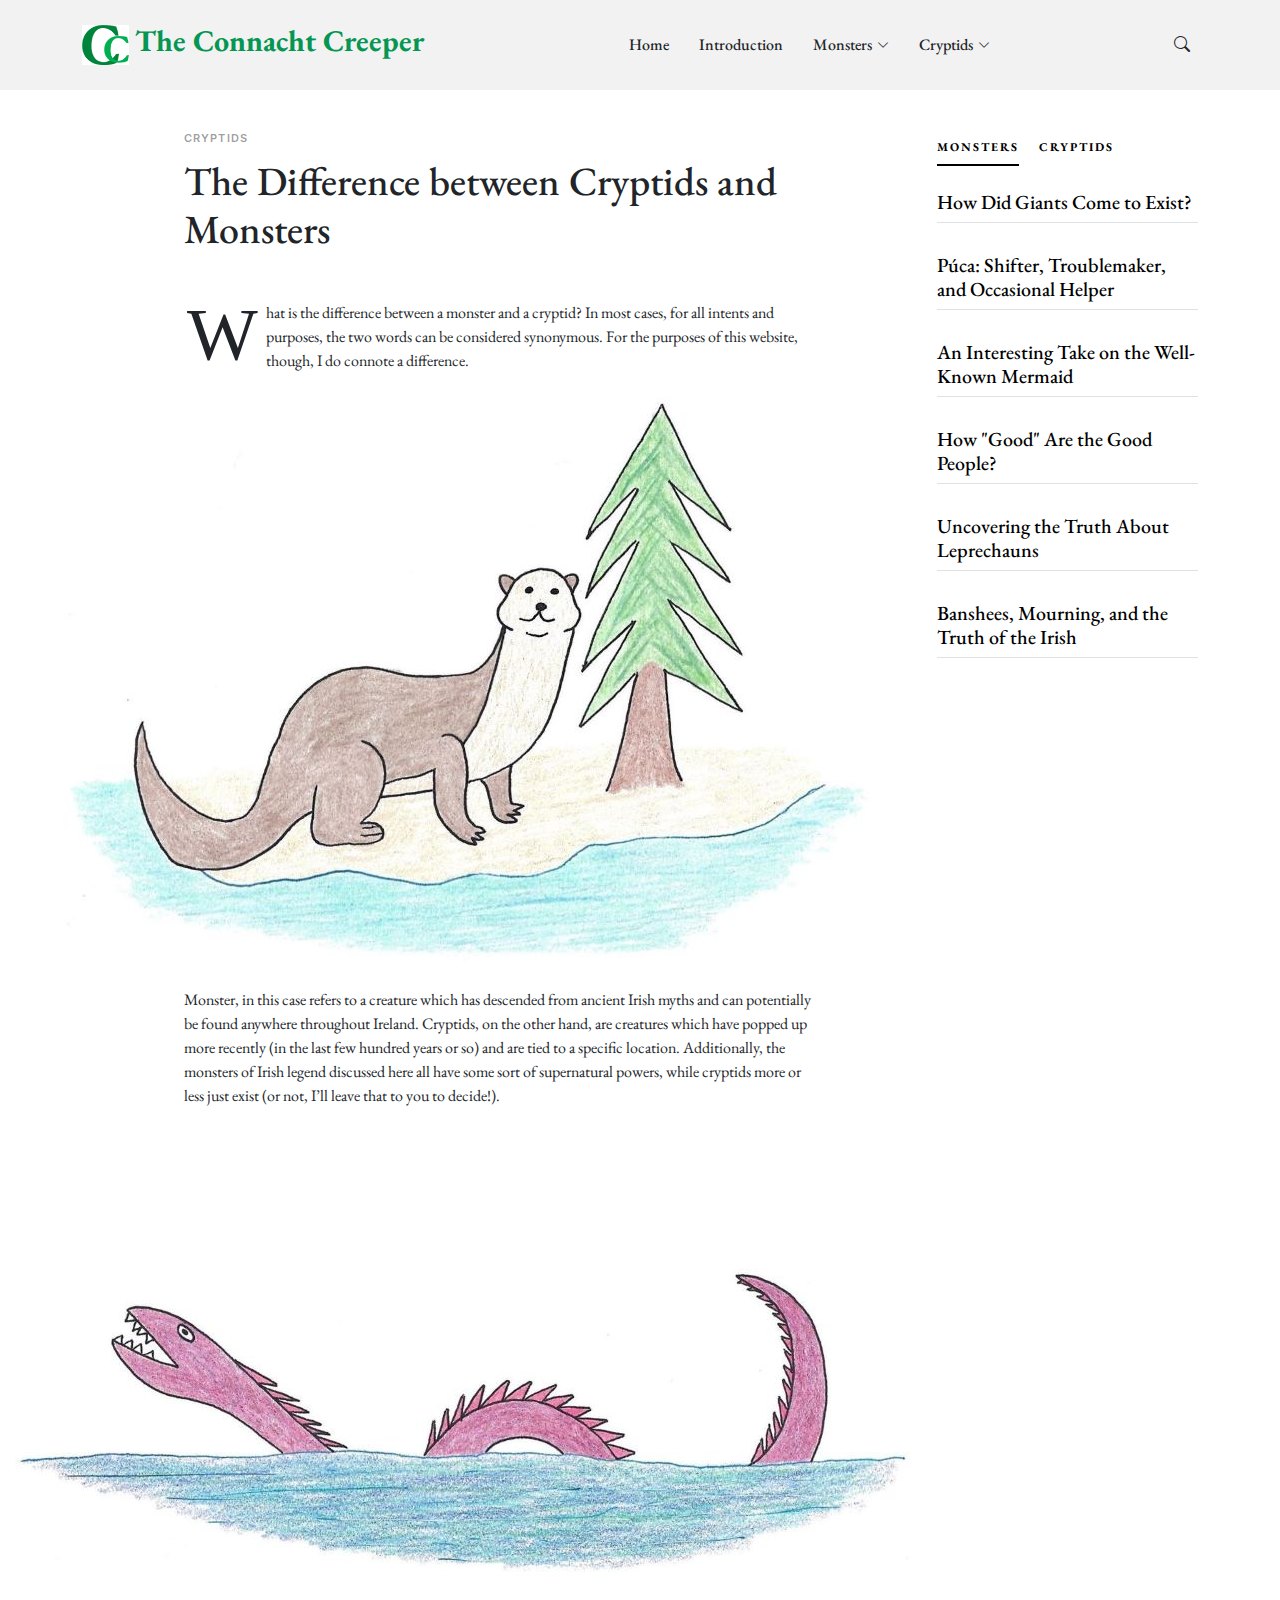
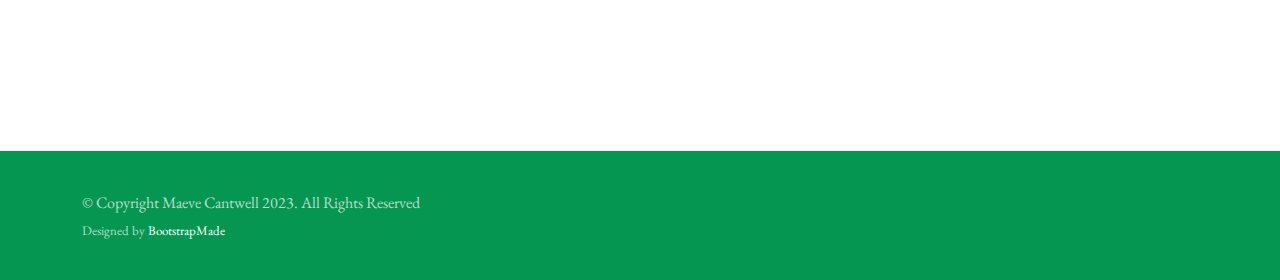
<file: cryptids.html>
<!DOCTYPE html>
<html lang="en">

<head>
  <meta charset="utf-8">
  <meta content="width=device-width, initial-scale=1.0" name="viewport">

  <title>The Connacht Creeper - Cryptids</title>
  <meta content="" name="description">
  <meta content="" name="keywords">

  <!-- Favicons -->
  <link href="assets/img/small-logo.png" rel="icon">
  <link href="assets/img/apple-touch-icon.png" rel="apple-touch-icon">

  <!-- Google Fonts -->
  <link rel="preconnect" href="https://fonts.googleapis.com">
  <link rel="preconnect" href="https://fonts.gstatic.com" crossorigin>
  <link href="https://fonts.googleapis.com/css2?family=EB+Garamond:wght@400;500&family=Inter:wght@400;500&family=Playfair+Display:ital,wght@0,400;0,700;1,400;1,700&display=swap" rel="stylesheet">

  <!-- Vendor CSS Files -->
  <link href="assets/vendor/bootstrap/css/bootstrap.min.css" rel="stylesheet">
  <link href="assets/vendor/bootstrap-icons/bootstrap-icons.css" rel="stylesheet">
  <link href="assets/vendor/swiper/swiper-bundle.min.css" rel="stylesheet">
  <link href="assets/vendor/glightbox/css/glightbox.min.css" rel="stylesheet">
  <link href="assets/vendor/aos/aos.css" rel="stylesheet">

  <!-- Template Main CSS Files -->
  <link href="assets/css/variables.css" rel="stylesheet">
  <link href="assets/css/main.css" rel="stylesheet">

  <!-- =======================================================
  * Template Name: ZenBlog
  * Updated: Jul 27 2023 with Bootstrap v5.3.1
  * Template URL: https://bootstrapmade.com/zenblog-bootstrap-blog-template/
  * Author: BootstrapMade.com
  * License: https:///bootstrapmade.com/license/
  ======================================================== -->
</head>

<body>

  <!-- ======= Header ======= -->
  <header id="header" class="header d-flex align-items-center fixed-top">
    <div class="container-fluid container-xl d-flex align-items-center justify-content-between">

      <a href="index.html" class="logo d-flex align-items-center">
        <!-- Uncomment the line below if you also wish to use an image logo -->
        <img src="assets/img/apple-touch-icon.png" alt="">
        <h1>The Connacht Creeper</h1>
      </a>

      <nav id="navbar" class="navbar">
        <ul>
          <li><a href="index.html">Home</a></li>

          <li><a href="introduction.html">Introduction</a></li>

          <li class="dropdown"><a href="monsters.html"><span>Monsters</span> <i class="bi bi-chevron-down dropdown-indicator"></i></a>
            <ul>
              <!-- <li><a href="search-result.html">Search Result</a></li> -->
              <li><a href="giants.html">Giants</a></li>
              <li><a href="pucai.html">P&uacute;ca&iacute;</a></li>
              <li><a href="merrow.html">Merrow</a></li>
              <li class="dropdown"><a href="fairies.html"><span>Fairies</span> <i class="bi bi-chevron-down dropdown-indicator"></i></a>
                <ul>
                  <li><a href="good-people.html">The Good People</a></li>
                  <li><a href="leprechauns.html">Leprechauns</a></li>
                  <li><a href="banshees.html">Banshees</a></li>
                </ul>
              </li>
            </ul>
          </li>

          <li class="dropdown"><a href="cryptids.html"><span>Cryptids</span> <i class="bi bi-chevron-down dropdown-indicator"></i></a>
            <ul>
              <!-- <li><a href="search-result.html">Search Result</a></li> -->
              <li><a href="king-otter.html">The King Otter</a></li>
              <li class="dropdown"><a href="killarney-lakes.html"><span>The Lakes of Killarney</span> <i class="bi bi-chevron-down dropdown-indicator"></i></a>
                <ul>
                  <li><a href="muckross-monster.html">Muckross Lake Monster</a></li>
                  <li><a href="odonaghue.html">Legend of O'Donaghue</a></li>
                </ul>
              </li>
            </ul>
          </li>

          <!-- <li><a href="about.html">About</a></li> -->
          <!-- <li><a href="contact.html">Contact</a></li> -->
        </ul>
      </nav><!-- .navbar -->

      <div class="position-relative">
        <!--<a href="#" class="mx-2"><span class="bi-facebook"></span></a>
        <a href="#" class="mx-2"><span class="bi-twitter"></span></a>
        <a href="#" class="mx-2"><span class="bi-instagram"></span></a>-->

        <a href="#" class="mx-2 js-search-open"><span class="bi-search"></span></a>
        <i class="bi bi-list mobile-nav-toggle"></i>

        <!-- ======= Search Form ======= -->
        <div class="search-form-wrap js-search-form-wrap">
          <form action="search-result.html" class="search-form">
            <span class="icon bi-search"></span>
            <input type="text" placeholder="Search" class="form-control">
            <button class="btn js-search-close"><span class="bi-x"></span></button>
          </form>
        </div><!-- End Search Form -->

      </div>

    </div>

  </header><!-- End Header -->

  <main id="main">

    <section class="single-post-content">
      <div class="container">
        <div class="row">
          <div class="col-md-9 post-content" data-aos="fade-up">

            <!-- ======= Single Post Content ======= -->
            <div class="single-post">
              <div class="post-meta"><span class="date">Cryptids</span> <!--<span class="mx-1">&bullet;</span> <span>Jul 5th '22</span>--></div>
              <h1 class="mb-5">The Difference between Cryptids and Monsters</h1>
              <p><span class="firstcharacter">W</span>hat is the difference between a monster and a cryptid? In most cases, for all intents and purposes, the two words can be considered synonymous. For the purposes of this website, though, I do connote a difference.</p>

              <figure class="my-4">
                <img src="assets/img/king-otter1.jpg" alt="" class="img-fluid">
                <!--<figcaption>Lorem ipsum dolor sit amet consectetur adipisicing elit. Explicabo, odit? </figcaption>-->
              </figure>
              <p>Monster, in this case refers to a creature which has descended from ancient Irish myths and can potentially be found anywhere throughout Ireland. Cryptids, on the other hand, are creatures which have popped up more recently (in the last few hundred years or so) and are tied to a specific location. Additionally, the monsters of Irish legend discussed here all have some sort of supernatural powers, while cryptids more or less just exist (or not, I’ll leave that to you to decide!).</p>
              <figure class="my-4">
                <img src="assets/img/muckross-monster1.jpg" alt="" class="img-fluid">
                <!--<figcaption>Lorem ipsum dolor sit amet consectetur adipisicing elit. Explicabo, odit? </figcaption>-->
              </figure>
            </div><!-- End Single Post Content -->

            <!-- ======= Comments ======= -->
            <!--<div class="comments">
              <h5 class="comment-title py-4">2 Comments</h5>
              <div class="comment d-flex mb-4">
                <div class="flex-shrink-0">
                  <div class="avatar avatar-sm rounded-circle">
                    <img class="avatar-img" src="assets/img/person-5.jpg" alt="" class="img-fluid">
                  </div>
                </div>
                <div class="flex-grow-1 ms-2 ms-sm-3">
                  <div class="comment-meta d-flex align-items-baseline">
                    <h6 class="me-2">Jordan Singer</h6>
                    <span class="text-muted">2d</span>
                  </div>
                  <div class="comment-body">
                    Lorem ipsum, dolor sit amet consectetur adipisicing elit. Non minima ipsum at amet doloremque qui magni, placeat deserunt pariatur itaque laudantium impedit aliquam eligendi repellendus excepturi quibusdam nobis esse accusantium.
                  </div>

                  <div class="comment-replies bg-light p-3 mt-3 rounded">
                    <h6 class="comment-replies-title mb-4 text-muted text-uppercase">2 replies</h6>

                    <div class="reply d-flex mb-4">
                      <div class="flex-shrink-0">
                        <div class="avatar avatar-sm rounded-circle">
                          <img class="avatar-img" src="assets/img/person-4.jpg" alt="" class="img-fluid">
                        </div>
                      </div>
                      <div class="flex-grow-1 ms-2 ms-sm-3">
                        <div class="reply-meta d-flex align-items-baseline">
                          <h6 class="mb-0 me-2">Brandon Smith</h6>
                          <span class="text-muted">2d</span>
                        </div>
                        <div class="reply-body">
                          Lorem ipsum dolor sit, amet consectetur adipisicing elit.
                        </div>
                      </div>
                    </div>
                    <div class="reply d-flex">
                      <div class="flex-shrink-0">
                        <div class="avatar avatar-sm rounded-circle">
                          <img class="avatar-img" src="assets/img/person-3.jpg" alt="" class="img-fluid">
                        </div>
                      </div>
                      <div class="flex-grow-1 ms-2 ms-sm-3">
                        <div class="reply-meta d-flex align-items-baseline">
                          <h6 class="mb-0 me-2">James Parsons</h6>
                          <span class="text-muted">1d</span>
                        </div>
                        <div class="reply-body">
                          Lorem ipsum dolor sit amet, consectetur adipisicing elit. Distinctio dolore sed eos sapiente, praesentium.
                        </div>
                      </div>
                    </div>
                  </div>
                </div>
              </div>
              <div class="comment d-flex">
                <div class="flex-shrink-0">
                  <div class="avatar avatar-sm rounded-circle">
                    <img class="avatar-img" src="assets/img/person-2.jpg" alt="" class="img-fluid">
                  </div>
                </div>
                <div class="flex-shrink-1 ms-2 ms-sm-3">
                  <div class="comment-meta d-flex">
                    <h6 class="me-2">Santiago Roberts</h6>
                    <span class="text-muted">4d</span>
                  </div>
                  <div class="comment-body">
                    Lorem ipsum dolor sit amet consectetur adipisicing elit. Iusto laborum in corrupti dolorum, quas delectus nobis porro accusantium molestias sequi.
                  </div>
                </div>
              </div>
            </div>--><!-- End Comments -->

            <!-- ======= Comments Form ======= -->
            <!--<div class="row justify-content-center mt-5">

              <div class="col-lg-12">
                <h5 class="comment-title">Leave a Comment</h5>
                <div class="row">
                  <div class="col-lg-6 mb-3">
                    <label for="comment-name">Name</label>
                    <input type="text" class="form-control" id="comment-name" placeholder="Enter your name">
                  </div>
                  <div class="col-lg-6 mb-3">
                    <label for="comment-email">Email</label>
                    <input type="text" class="form-control" id="comment-email" placeholder="Enter your email">
                  </div>
                  <div class="col-12 mb-3">
                    <label for="comment-message">Message</label>

                    <textarea class="form-control" id="comment-message" placeholder="Enter your name" cols="30" rows="10"></textarea>
                  </div>
                  <div class="col-12">
                    <input type="submit" class="btn btn-primary" value="Post comment">
                  </div>
                </div>
              </div>
            </div>--><!-- End Comments Form -->

          </div>
          <div class="col-md-3">
            <!-- ======= Sidebar ======= -->
            <div class="aside-block">

              <ul class="nav nav-pills custom-tab-nav mb-4" id="pills-tab" role="tablist">
                <li class="nav-item" role="presentation">
                  <button class="nav-link active" id="pills-popular-tab" data-bs-toggle="pill" data-bs-target="#pills-popular" type="button" role="tab" aria-controls="pills-popular" aria-selected="true">Monsters</button>
                </li>
                <li class="nav-item" role="presentation">
                  <button class="nav-link" id="pills-trending-tab" data-bs-toggle="pill" data-bs-target="#pills-trending" type="button" role="tab" aria-controls="pills-trending" aria-selected="false">Cryptids</button>
                </li>
              </ul>

              <div class="tab-content" id="pills-tabContent">

                <!-- Popular -->
                <div class="tab-pane fade show active" id="pills-popular" role="tabpanel" aria-labelledby="pills-popular-tab">
                  <div class="post-entry-1 border-bottom">
                    <!--<div class="post-meta"><span class="date">Sport</span> <span class="mx-1">&bullet;</span> <span>Jul 5th '22</span></div>-->
                    <h2 class="mb-2"><a href="giants.html">How Did Giants Come to Exist?</a></h2>
                    <!--<span class="author mb-3 d-block">Jenny Wilson</span>-->
                  </div>

                  <div class="post-entry-1 border-bottom">
                    <!--<div class="post-meta"><span class="date">Lifestyle</span> <span class="mx-1">&bullet;</span> <span>Jul 5th '22</span></div>-->
                    <h2 class="mb-2"><a href="pucai.html">P&uacute;ca: Shifter, Troublemaker, and Occasional Helper</a></h2>
                    <!--<span class="author mb-3 d-block">Jenny Wilson</span>-->
                  </div>

                  <div class="post-entry-1 border-bottom">
                    <!--<div class="post-meta"><span class="date">Culture</span> <span class="mx-1">&bullet;</span> <span>Jul 5th '22</span></div>-->
                    <h2 class="mb-2"><a href="merrow.html">An Interesting Take on the Well-Known Mermaid</a></h2>
                    <!--<span class="author mb-3 d-block">Jenny Wilson</span>-->
                  </div>

                  <div class="post-entry-1 border-bottom">
                    <!--<div class="post-meta"><span class="date">Lifestyle</span> <span class="mx-1">&bullet;</span> <span>Jul 5th '22</span></div>-->
                    <h2 class="mb-2"><a href="good-people.html">How "Good" Are the Good People?</a></h2>
                    <!--<span class="author mb-3 d-block">Jenny Wilson</span>-->
                  </div>

                  <div class="post-entry-1 border-bottom">
                    <!--<div class="post-meta"><span class="date">Business</span> <span class="mx-1">&bullet;</span> <span>Jul 5th '22</span></div>-->
                    <h2 class="mb-2"><a href="leprechauns.html">Uncovering the Truth About Leprechauns</a></h2>
                    <!--<span class="author mb-3 d-block">Jenny Wilson</span>-->
                  </div>

                  <div class="post-entry-1 border-bottom">
                    <!--<div class="post-meta"><span class="date">Lifestyle</span> <span class="mx-1">&bullet;</span> <span>Jul 5th '22</span></div>-->
                    <h2 class="mb-2"><a href="banshees.html">Banshees, Mourning, and the Truth of the Irish</a></h2>
                    <!--<span class="author mb-3 d-block">Jenny Wilson</span>-->
                  </div>
                </div> <!-- End Popular -->

                <!-- Trending -->
                <div class="tab-pane fade" id="pills-trending" role="tabpanel" aria-labelledby="pills-trending-tab">
                  <div class="post-entry-1 border-bottom">
                    <!--<div class="post-meta"><span class="date">Lifestyle</span> <span class="mx-1">&bullet;</span> <span>Jul 5th '22</span></div>-->
                    <h2 class="mb-2"><a href="king-otter.html">The King Otter: Then and Now</a></h2>
                    <!--<span class="author mb-3 d-block">Jenny Wilson</span>-->
                  </div>

                  <div class="post-entry-1 border-bottom">
                    <!--<div class="post-meta"><span class="date">Culture</span> <span class="mx-1">&bullet;</span> <span>Jul 5th '22</span></div>-->
                    <h2 class="mb-2"><a href="muckross-monster.html">Exciting Scientific Discovery in Muckross Lake</a></h2>
                    <!--<span class="author mb-3 d-block">Jenny Wilson</span>-->
                  </div>

                  <div class="post-entry-1 border-bottom">
                    <!--<div class="post-meta"><span class="date">Lifestyle</span> <span class="mx-1">&bullet;</span> <span>Jul 5th '22</span></div>-->
                    <h2 class="mb-2"><a href="odonaghue.html">An Ancient Dip into the Lakes of Killarney</a></h2>
                    <!--<span class="author mb-3 d-block">Jenny Wilson</span>-->
                  </div>

                </div> <!-- End Trending -->

              </div>
            </div>

            <!--<div class="aside-block">
              <h3 class="aside-title">Video</h3>
              <div class="video-post">
                <a href="https://www.youtube.com/watch?v=AiFfDjmd0jU" class="glightbox link-video">
                  <span class="bi-play-fill"></span>
                  <img src="assets/img/post-landscape-5.jpg" alt="" class="img-fluid">
                </a>
              </div>
            </div>--><!-- End Video -->

            <!--<div class="aside-block">
              <h3 class="aside-title">Categories</h3>
              <ul class="aside-links list-unstyled">
                <li><a href="category.html"><i class="bi bi-chevron-right"></i> Business</a></li>
                <li><a href="category.html"><i class="bi bi-chevron-right"></i> Culture</a></li>
                <li><a href="category.html"><i class="bi bi-chevron-right"></i> Sport</a></li>
                <li><a href="category.html"><i class="bi bi-chevron-right"></i> Food</a></li>
                <li><a href="category.html"><i class="bi bi-chevron-right"></i> Politics</a></li>
                <li><a href="category.html"><i class="bi bi-chevron-right"></i> Celebrity</a></li>
                <li><a href="category.html"><i class="bi bi-chevron-right"></i> Startups</a></li>
                <li><a href="category.html"><i class="bi bi-chevron-right"></i> Travel</a></li>
              </ul>
            </div>--><!-- End Categories -->

            <!--<div class="aside-block">
              <h3 class="aside-title">Tags</h3>
              <ul class="aside-tags list-unstyled">
                <li><a href="category.html">Business</a></li>
                <li><a href="category.html">Culture</a></li>
                <li><a href="category.html">Sport</a></li>
                <li><a href="category.html">Food</a></li>
                <li><a href="category.html">Politics</a></li>
                <li><a href="category.html">Celebrity</a></li>
                <li><a href="category.html">Startups</a></li>
                <li><a href="category.html">Travel</a></li>
              </ul>
            </div>--><!-- End Tags -->

          </div>
        </div>
      </div>
    </section>
  </main><!-- End #main -->

  <!-- ======= Footer ======= -->
  <footer id="footer" class="footer">

    <div class="footer-legal">
      <div class="container">

        <div class="row justify-content-between">
          <div class="col-md-6 text-center text-md-start mb-3 mb-md-0">
            <div class="copyright">
              © Copyright <strong><span>Maeve Cantwell 2023</span></strong>. All Rights Reserved
            </div>

            <div class="credits">
              <!-- All the links in the footer should remain intact. -->
              <!-- You can delete the links only if you purchased the pro version. -->
              <!-- Licensing information: https://bootstrapmade.com/license/ -->
              <!-- Purchase the pro version with working PHP/AJAX contact form: https://bootstrapmade.com/herobiz-bootstrap-business-template/ -->
              Designed by <a href="https://bootstrapmade.com/">BootstrapMade</a>
            </div>

          </div>

          </div>

        </div>

      </div>
    </div>

  </footer>

  <a href="#" class="scroll-top d-flex align-items-center justify-content-center"><i class="bi bi-arrow-up-short"></i></a>

  <!-- Vendor JS Files -->
  <script src="assets/vendor/bootstrap/js/bootstrap.bundle.min.js"></script>
  <script src="assets/vendor/swiper/swiper-bundle.min.js"></script>
  <script src="assets/vendor/glightbox/js/glightbox.min.js"></script>
  <script src="assets/vendor/aos/aos.js"></script>
  <script src="assets/vendor/php-email-form/validate.js"></script>

  <!-- Template Main JS File -->
  <script src="assets/js/main.js"></script>

</body>

</html>
</file>
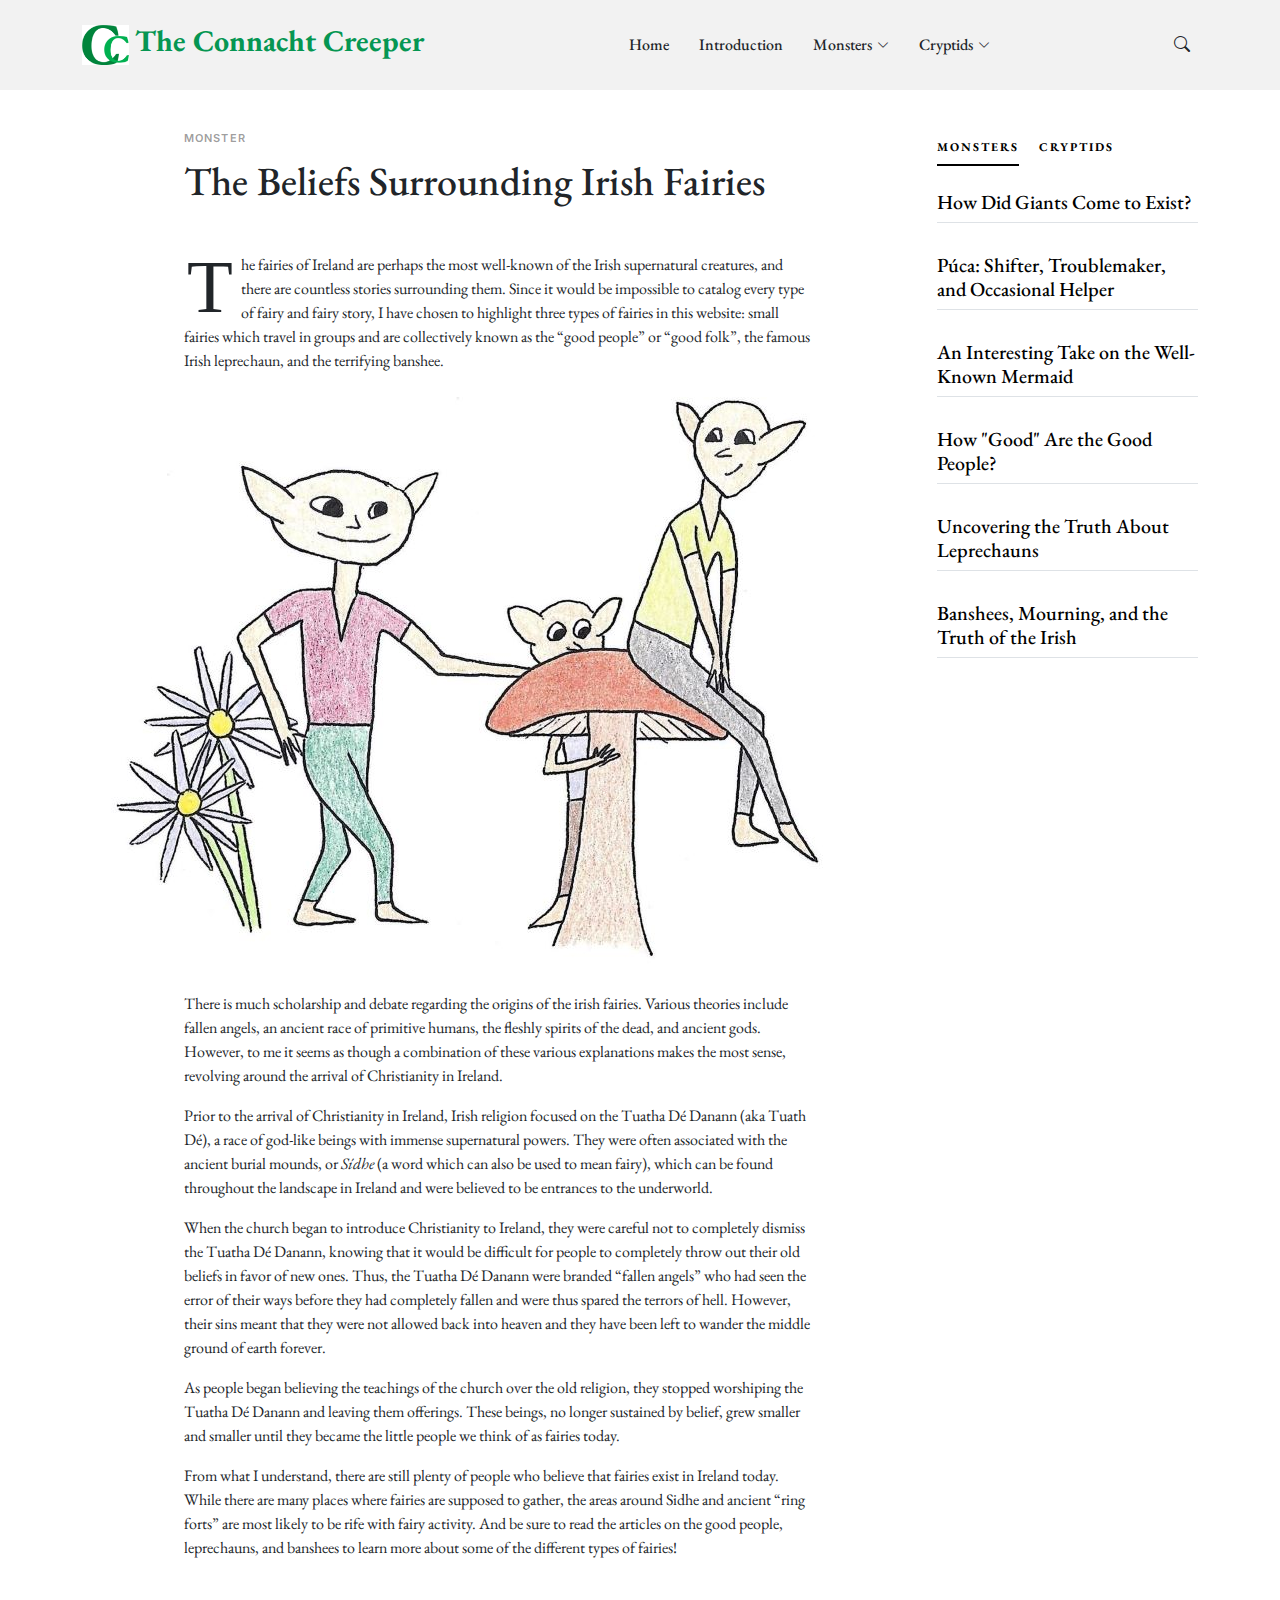
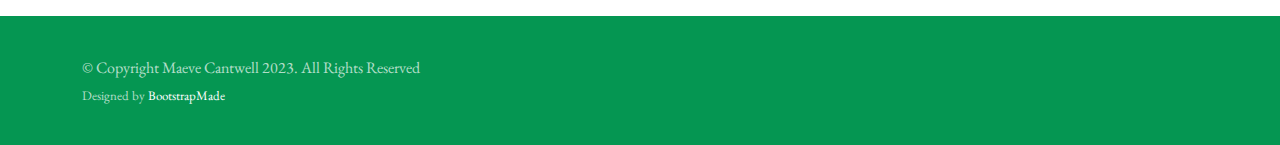
<file: fairies.html>
<!DOCTYPE html>
<html lang="en">

<head>
  <meta charset="utf-8">
  <meta content="width=device-width, initial-scale=1.0" name="viewport">

  <title>The Connacht Creeper - Fairies</title>
  <meta content="" name="description">
  <meta content="" name="keywords">

  <!-- Favicons -->
  <link href="assets/img/small-logo.png" rel="icon">
  <link href="assets/img/apple-touch-icon.png" rel="apple-touch-icon">

  <!-- Google Fonts -->
  <link rel="preconnect" href="https://fonts.googleapis.com">
  <link rel="preconnect" href="https://fonts.gstatic.com" crossorigin>
  <link href="https://fonts.googleapis.com/css2?family=EB+Garamond:wght@400;500&family=Inter:wght@400;500&family=Playfair+Display:ital,wght@0,400;0,700;1,400;1,700&display=swap" rel="stylesheet">

  <!-- Vendor CSS Files -->
  <link href="assets/vendor/bootstrap/css/bootstrap.min.css" rel="stylesheet">
  <link href="assets/vendor/bootstrap-icons/bootstrap-icons.css" rel="stylesheet">
  <link href="assets/vendor/swiper/swiper-bundle.min.css" rel="stylesheet">
  <link href="assets/vendor/glightbox/css/glightbox.min.css" rel="stylesheet">
  <link href="assets/vendor/aos/aos.css" rel="stylesheet">

  <!-- Template Main CSS Files -->
  <link href="assets/css/variables.css" rel="stylesheet">
  <link href="assets/css/main.css" rel="stylesheet">

  <!-- =======================================================
  * Template Name: ZenBlog
  * Updated: Jul 27 2023 with Bootstrap v5.3.1
  * Template URL: https://bootstrapmade.com/zenblog-bootstrap-blog-template/
  * Author: BootstrapMade.com
  * License: https:///bootstrapmade.com/license/
  ======================================================== -->
</head>

<body>

  <!-- ======= Header ======= -->
  <header id="header" class="header d-flex align-items-center fixed-top">
    <div class="container-fluid container-xl d-flex align-items-center justify-content-between">

      <a href="index.html" class="logo d-flex align-items-center">
        <!-- Uncomment the line below if you also wish to use an image logo -->
        <img src="assets/img/apple-touch-icon.png" alt="">
        <h1>The Connacht Creeper</h1>
      </a>

      <nav id="navbar" class="navbar">
        <ul>
          <li><a href="index.html">Home</a></li>

          <li><a href="introduction.html">Introduction</a></li>

          <li class="dropdown"><a href="monsters.html"><span>Monsters</span> <i class="bi bi-chevron-down dropdown-indicator"></i></a>
            <ul>
              <!-- <li><a href="search-result.html">Search Result</a></li> -->
              <li><a href="giants.html">Giants</a></li>
              <li><a href="pucai.html">P&uacute;ca&iacute;</a></li>
              <li><a href="merrow.html">Merrow</a></li>
              <li class="dropdown"><a href="fairies.html"><span>Fairies</span> <i class="bi bi-chevron-down dropdown-indicator"></i></a>
                <ul>
                  <li><a href="good-people.html">The Good People</a></li>
                  <li><a href="leprechauns.html">Leprechauns</a></li>
                  <li><a href="banshees.html">Banshees</a></li>
                </ul>
              </li>
            </ul>
          </li>

          <li class="dropdown"><a href="cryptids.html"><span>Cryptids</span> <i class="bi bi-chevron-down dropdown-indicator"></i></a>
            <ul>
              <!-- <li><a href="search-result.html">Search Result</a></li> -->
              <li><a href="king-otter.html">The King Otter</a></li>
              <li class="dropdown"><a href="killarney-lakes.html"><span>The Lakes of Killarney</span> <i class="bi bi-chevron-down dropdown-indicator"></i></a>
                <ul>
                  <li><a href="muckross-monster.html">Muckross Lake Monster</a></li>
                  <li><a href="odonaghue.html">Legend of O'Donaghue</a></li>
                </ul>
              </li>
            </ul>
          </li>

          <!-- <li><a href="about.html">About</a></li> -->
          <!-- <li><a href="contact.html">Contact</a></li> -->
        </ul>
      </nav><!-- .navbar -->

      <div class="position-relative">
        <!--<a href="#" class="mx-2"><span class="bi-facebook"></span></a>
        <a href="#" class="mx-2"><span class="bi-twitter"></span></a>
        <a href="#" class="mx-2"><span class="bi-instagram"></span></a>-->

        <a href="#" class="mx-2 js-search-open"><span class="bi-search"></span></a>
        <i class="bi bi-list mobile-nav-toggle"></i>

        <!-- ======= Search Form ======= -->
        <div class="search-form-wrap js-search-form-wrap">
          <form action="search-result.html" class="search-form">
            <span class="icon bi-search"></span>
            <input type="text" placeholder="Search" class="form-control">
            <button class="btn js-search-close"><span class="bi-x"></span></button>
          </form>
        </div><!-- End Search Form -->

      </div>

    </div>

  </header><!-- End Header -->

  <main id="main">

    <section class="single-post-content">
      <div class="container">
        <div class="row">
          <div class="col-md-9 post-content" data-aos="fade-up">

            <!-- ======= Single Post Content ======= -->
            <div class="single-post">
              <div class="post-meta"><span class="date">Monster</span> <!--<span class="mx-1">&bullet;</span> <span>Jul 5th '22</span>--></div>
              <h1 class="mb-5">The Beliefs Surrounding Irish Fairies</h1>
              <p><span class="firstcharacter">T</span>he fairies of Ireland are perhaps the most well-known of the Irish supernatural creatures, and there are countless stories surrounding them. Since it would be impossible to catalog every type of fairy and fairy story, I have chosen to highlight three types of fairies in this website: small fairies which travel in groups and are collectively known as the “good people” or “good folk”, the famous Irish leprechaun, and the terrifying banshee.</p>

              <figure class="my-4">
                <img src="assets/img/good-people1.jpg" alt="" class="img-fluid">
                <!--<figcaption>Lorem ipsum dolor sit amet consectetur adipisicing elit. Explicabo, odit? </figcaption>-->
              </figure>
              <p>There is much scholarship and debate regarding the origins of the irish fairies. Various theories include fallen angels, an ancient race of primitive humans, the fleshly spirits of the dead, and ancient gods. However, to me it seems as though a combination of these various explanations makes the most sense, revolving around the arrival of Christianity in Ireland.</p>
              <p>Prior to the arrival of Christianity in Ireland, Irish religion focused on the Tuatha D&eacute; Danann (aka Tuath D&eacute;), a race of god-like beings with immense supernatural powers. They were often associated with the ancient burial mounds, or <i>S&iacute;dhe</i> (a word which can also be used to mean fairy), which can be found throughout the landscape in Ireland and were believed to be entrances to the underworld.</p>
              <p>When the church began to introduce Christianity to Ireland, they were careful not to completely dismiss the Tuatha D&eacute; Danann, knowing that it would be difficult for people to completely throw out their old beliefs in favor of new ones. Thus, the Tuatha D&eacute; Danann were branded “fallen angels” who had seen the error of their ways before they had completely fallen and were thus spared the terrors of hell. However, their sins meant that they were not allowed back into heaven and they have been left to wander the middle ground of earth forever.</p>
              <p>As people began believing the teachings of the church over the old religion, they stopped worshiping the Tuatha D&eacute; Danann and leaving them offerings. These beings, no longer sustained by belief, grew smaller and smaller until they became the little people we think of as fairies today.</p>
              <p>From what I understand, there are still plenty of people who believe that fairies exist in Ireland today. While there are many places where fairies are supposed to gather, the areas around Sidhe and ancient “ring forts” are most likely to be rife with fairy activity. And be sure to read the articles on the good people, leprechauns, and banshees to learn more about some of the different types of fairies!</p>
              <!--<figure class="my-4">
                <img src="assets/img/post-landscape-5.jpg" alt="" class="img-fluid">
                <figcaption>Lorem ipsum dolor sit amet consectetur adipisicing elit. Explicabo, odit? </figcaption>
              </figure>-->
            </div><!-- End Single Post Content -->

            <!-- ======= Comments ======= -->
            <!--<div class="comments">
              <h5 class="comment-title py-4">2 Comments</h5>
              <div class="comment d-flex mb-4">
                <div class="flex-shrink-0">
                  <div class="avatar avatar-sm rounded-circle">
                    <img class="avatar-img" src="assets/img/person-5.jpg" alt="" class="img-fluid">
                  </div>
                </div>
                <div class="flex-grow-1 ms-2 ms-sm-3">
                  <div class="comment-meta d-flex align-items-baseline">
                    <h6 class="me-2">Jordan Singer</h6>
                    <span class="text-muted">2d</span>
                  </div>
                  <div class="comment-body">
                    Lorem ipsum, dolor sit amet consectetur adipisicing elit. Non minima ipsum at amet doloremque qui magni, placeat deserunt pariatur itaque laudantium impedit aliquam eligendi repellendus excepturi quibusdam nobis esse accusantium.
                  </div>

                  <div class="comment-replies bg-light p-3 mt-3 rounded">
                    <h6 class="comment-replies-title mb-4 text-muted text-uppercase">2 replies</h6>

                    <div class="reply d-flex mb-4">
                      <div class="flex-shrink-0">
                        <div class="avatar avatar-sm rounded-circle">
                          <img class="avatar-img" src="assets/img/person-4.jpg" alt="" class="img-fluid">
                        </div>
                      </div>
                      <div class="flex-grow-1 ms-2 ms-sm-3">
                        <div class="reply-meta d-flex align-items-baseline">
                          <h6 class="mb-0 me-2">Brandon Smith</h6>
                          <span class="text-muted">2d</span>
                        </div>
                        <div class="reply-body">
                          Lorem ipsum dolor sit, amet consectetur adipisicing elit.
                        </div>
                      </div>
                    </div>
                    <div class="reply d-flex">
                      <div class="flex-shrink-0">
                        <div class="avatar avatar-sm rounded-circle">
                          <img class="avatar-img" src="assets/img/person-3.jpg" alt="" class="img-fluid">
                        </div>
                      </div>
                      <div class="flex-grow-1 ms-2 ms-sm-3">
                        <div class="reply-meta d-flex align-items-baseline">
                          <h6 class="mb-0 me-2">James Parsons</h6>
                          <span class="text-muted">1d</span>
                        </div>
                        <div class="reply-body">
                          Lorem ipsum dolor sit amet, consectetur adipisicing elit. Distinctio dolore sed eos sapiente, praesentium.
                        </div>
                      </div>
                    </div>
                  </div>
                </div>
              </div>
              <div class="comment d-flex">
                <div class="flex-shrink-0">
                  <div class="avatar avatar-sm rounded-circle">
                    <img class="avatar-img" src="assets/img/person-2.jpg" alt="" class="img-fluid">
                  </div>
                </div>
                <div class="flex-shrink-1 ms-2 ms-sm-3">
                  <div class="comment-meta d-flex">
                    <h6 class="me-2">Santiago Roberts</h6>
                    <span class="text-muted">4d</span>
                  </div>
                  <div class="comment-body">
                    Lorem ipsum dolor sit amet consectetur adipisicing elit. Iusto laborum in corrupti dolorum, quas delectus nobis porro accusantium molestias sequi.
                  </div>
                </div>
              </div>
            </div>--><!-- End Comments -->

            <!-- ======= Comments Form ======= -->
            <!--<div class="row justify-content-center mt-5">

              <div class="col-lg-12">
                <h5 class="comment-title">Leave a Comment</h5>
                <div class="row">
                  <div class="col-lg-6 mb-3">
                    <label for="comment-name">Name</label>
                    <input type="text" class="form-control" id="comment-name" placeholder="Enter your name">
                  </div>
                  <div class="col-lg-6 mb-3">
                    <label for="comment-email">Email</label>
                    <input type="text" class="form-control" id="comment-email" placeholder="Enter your email">
                  </div>
                  <div class="col-12 mb-3">
                    <label for="comment-message">Message</label>

                    <textarea class="form-control" id="comment-message" placeholder="Enter your name" cols="30" rows="10"></textarea>
                  </div>
                  <div class="col-12">
                    <input type="submit" class="btn btn-primary" value="Post comment">
                  </div>
                </div>
              </div>
            </div>--><!-- End Comments Form -->

          </div>
          <div class="col-md-3">
            <!-- ======= Sidebar ======= -->
            <div class="aside-block">

              <ul class="nav nav-pills custom-tab-nav mb-4" id="pills-tab" role="tablist">
                <li class="nav-item" role="presentation">
                  <button class="nav-link active" id="pills-popular-tab" data-bs-toggle="pill" data-bs-target="#pills-popular" type="button" role="tab" aria-controls="pills-popular" aria-selected="true">Monsters</button>
                </li>
                <li class="nav-item" role="presentation">
                  <button class="nav-link" id="pills-trending-tab" data-bs-toggle="pill" data-bs-target="#pills-trending" type="button" role="tab" aria-controls="pills-trending" aria-selected="false">Cryptids</button>
                </li>
              </ul>

              <div class="tab-content" id="pills-tabContent">

                <!-- Popular -->
                <div class="tab-pane fade show active" id="pills-popular" role="tabpanel" aria-labelledby="pills-popular-tab">
                  <div class="post-entry-1 border-bottom">
                    <!--<div class="post-meta"><span class="date">Sport</span> <span class="mx-1">&bullet;</span> <span>Jul 5th '22</span></div>-->
                    <h2 class="mb-2"><a href="giants.html">How Did Giants Come to Exist?</a></h2>
                    <!--<span class="author mb-3 d-block">Jenny Wilson</span>-->
                  </div>

                  <div class="post-entry-1 border-bottom">
                    <!--<div class="post-meta"><span class="date">Lifestyle</span> <span class="mx-1">&bullet;</span> <span>Jul 5th '22</span></div>-->
                    <h2 class="mb-2"><a href="pucai.html">P&uacute;ca: Shifter, Troublemaker, and Occasional Helper</a></h2>
                    <!--<span class="author mb-3 d-block">Jenny Wilson</span>-->
                  </div>

                  <div class="post-entry-1 border-bottom">
                    <!--<div class="post-meta"><span class="date">Culture</span> <span class="mx-1">&bullet;</span> <span>Jul 5th '22</span></div>-->
                    <h2 class="mb-2"><a href="merrow.html">An Interesting Take on the Well-Known Mermaid</a></h2>
                    <!--<span class="author mb-3 d-block">Jenny Wilson</span>-->
                  </div>

                  <div class="post-entry-1 border-bottom">
                    <!--<div class="post-meta"><span class="date">Lifestyle</span> <span class="mx-1">&bullet;</span> <span>Jul 5th '22</span></div>-->
                    <h2 class="mb-2"><a href="good-people.html">How "Good" Are the Good People?</a></h2>
                    <!--<span class="author mb-3 d-block">Jenny Wilson</span>-->
                  </div>

                  <div class="post-entry-1 border-bottom">
                    <!--<div class="post-meta"><span class="date">Business</span> <span class="mx-1">&bullet;</span> <span>Jul 5th '22</span></div>-->
                    <h2 class="mb-2"><a href="leprechauns.html">Uncovering the Truth About Leprechauns</a></h2>
                    <!--<span class="author mb-3 d-block">Jenny Wilson</span>-->
                  </div>

                  <div class="post-entry-1 border-bottom">
                    <!--<div class="post-meta"><span class="date">Lifestyle</span> <span class="mx-1">&bullet;</span> <span>Jul 5th '22</span></div>-->
                    <h2 class="mb-2"><a href="banshees.html">Banshees, Mourning, and the Truth of the Irish</a></h2>
                    <!--<span class="author mb-3 d-block">Jenny Wilson</span>-->
                  </div>
                </div> <!-- End Popular -->

                <!-- Trending -->
                <div class="tab-pane fade" id="pills-trending" role="tabpanel" aria-labelledby="pills-trending-tab">
                  <div class="post-entry-1 border-bottom">
                    <!--<div class="post-meta"><span class="date">Lifestyle</span> <span class="mx-1">&bullet;</span> <span>Jul 5th '22</span></div>-->
                    <h2 class="mb-2"><a href="king-otter.html">The King Otter: Then and Now</a></h2>
                    <!--<span class="author mb-3 d-block">Jenny Wilson</span>-->
                  </div>

                  <div class="post-entry-1 border-bottom">
                    <!--<div class="post-meta"><span class="date">Culture</span> <span class="mx-1">&bullet;</span> <span>Jul 5th '22</span></div>-->
                    <h2 class="mb-2"><a href="muckross-monster.html">Exciting Scientific Discovery in Muckross Lake</a></h2>
                    <!--<span class="author mb-3 d-block">Jenny Wilson</span>-->
                  </div>

                  <div class="post-entry-1 border-bottom">
                    <!--<div class="post-meta"><span class="date">Lifestyle</span> <span class="mx-1">&bullet;</span> <span>Jul 5th '22</span></div>-->
                    <h2 class="mb-2"><a href="odonaghue.html">An Ancient Dip into the Lakes of Killarney</a></h2>
                    <!--<span class="author mb-3 d-block">Jenny Wilson</span>-->
                  </div>

                </div> <!-- End Trending -->

              </div>
            </div>

            <!--<div class="aside-block">
              <h3 class="aside-title">Video</h3>
              <div class="video-post">
                <a href="https://www.youtube.com/watch?v=AiFfDjmd0jU" class="glightbox link-video">
                  <span class="bi-play-fill"></span>
                  <img src="assets/img/post-landscape-5.jpg" alt="" class="img-fluid">
                </a>
              </div>
            </div>--><!-- End Video -->

            <!--<div class="aside-block">
              <h3 class="aside-title">Categories</h3>
              <ul class="aside-links list-unstyled">
                <li><a href="category.html"><i class="bi bi-chevron-right"></i> Business</a></li>
                <li><a href="category.html"><i class="bi bi-chevron-right"></i> Culture</a></li>
                <li><a href="category.html"><i class="bi bi-chevron-right"></i> Sport</a></li>
                <li><a href="category.html"><i class="bi bi-chevron-right"></i> Food</a></li>
                <li><a href="category.html"><i class="bi bi-chevron-right"></i> Politics</a></li>
                <li><a href="category.html"><i class="bi bi-chevron-right"></i> Celebrity</a></li>
                <li><a href="category.html"><i class="bi bi-chevron-right"></i> Startups</a></li>
                <li><a href="category.html"><i class="bi bi-chevron-right"></i> Travel</a></li>
              </ul>
            </div>--><!-- End Categories -->

            <!--<div class="aside-block">
              <h3 class="aside-title">Tags</h3>
              <ul class="aside-tags list-unstyled">
                <li><a href="category.html">Business</a></li>
                <li><a href="category.html">Culture</a></li>
                <li><a href="category.html">Sport</a></li>
                <li><a href="category.html">Food</a></li>
                <li><a href="category.html">Politics</a></li>
                <li><a href="category.html">Celebrity</a></li>
                <li><a href="category.html">Startups</a></li>
                <li><a href="category.html">Travel</a></li>
              </ul>
            </div>--><!-- End Tags -->

          </div>
        </div>
      </div>
    </section>
  </main><!-- End #main -->

  <!-- ======= Footer ======= -->
  <footer id="footer" class="footer">

    <div class="footer-legal">
      <div class="container">

        <div class="row justify-content-between">
          <div class="col-md-6 text-center text-md-start mb-3 mb-md-0">
            <div class="copyright">
              © Copyright <strong><span>Maeve Cantwell 2023</span></strong>. All Rights Reserved
            </div>

            <div class="credits">
              <!-- All the links in the footer should remain intact. -->
              <!-- You can delete the links only if you purchased the pro version. -->
              <!-- Licensing information: https://bootstrapmade.com/license/ -->
              <!-- Purchase the pro version with working PHP/AJAX contact form: https://bootstrapmade.com/herobiz-bootstrap-business-template/ -->
              Designed by <a href="https://bootstrapmade.com/">BootstrapMade</a>
            </div>

          </div>

          </div>

        </div>

      </div>
    </div>

  </footer>

  <a href="#" class="scroll-top d-flex align-items-center justify-content-center"><i class="bi bi-arrow-up-short"></i></a>

  <!-- Vendor JS Files -->
  <script src="assets/vendor/bootstrap/js/bootstrap.bundle.min.js"></script>
  <script src="assets/vendor/swiper/swiper-bundle.min.js"></script>
  <script src="assets/vendor/glightbox/js/glightbox.min.js"></script>
  <script src="assets/vendor/aos/aos.js"></script>
  <script src="assets/vendor/php-email-form/validate.js"></script>

  <!-- Template Main JS File -->
  <script src="assets/js/main.js"></script>

</body>

</html>
</file>
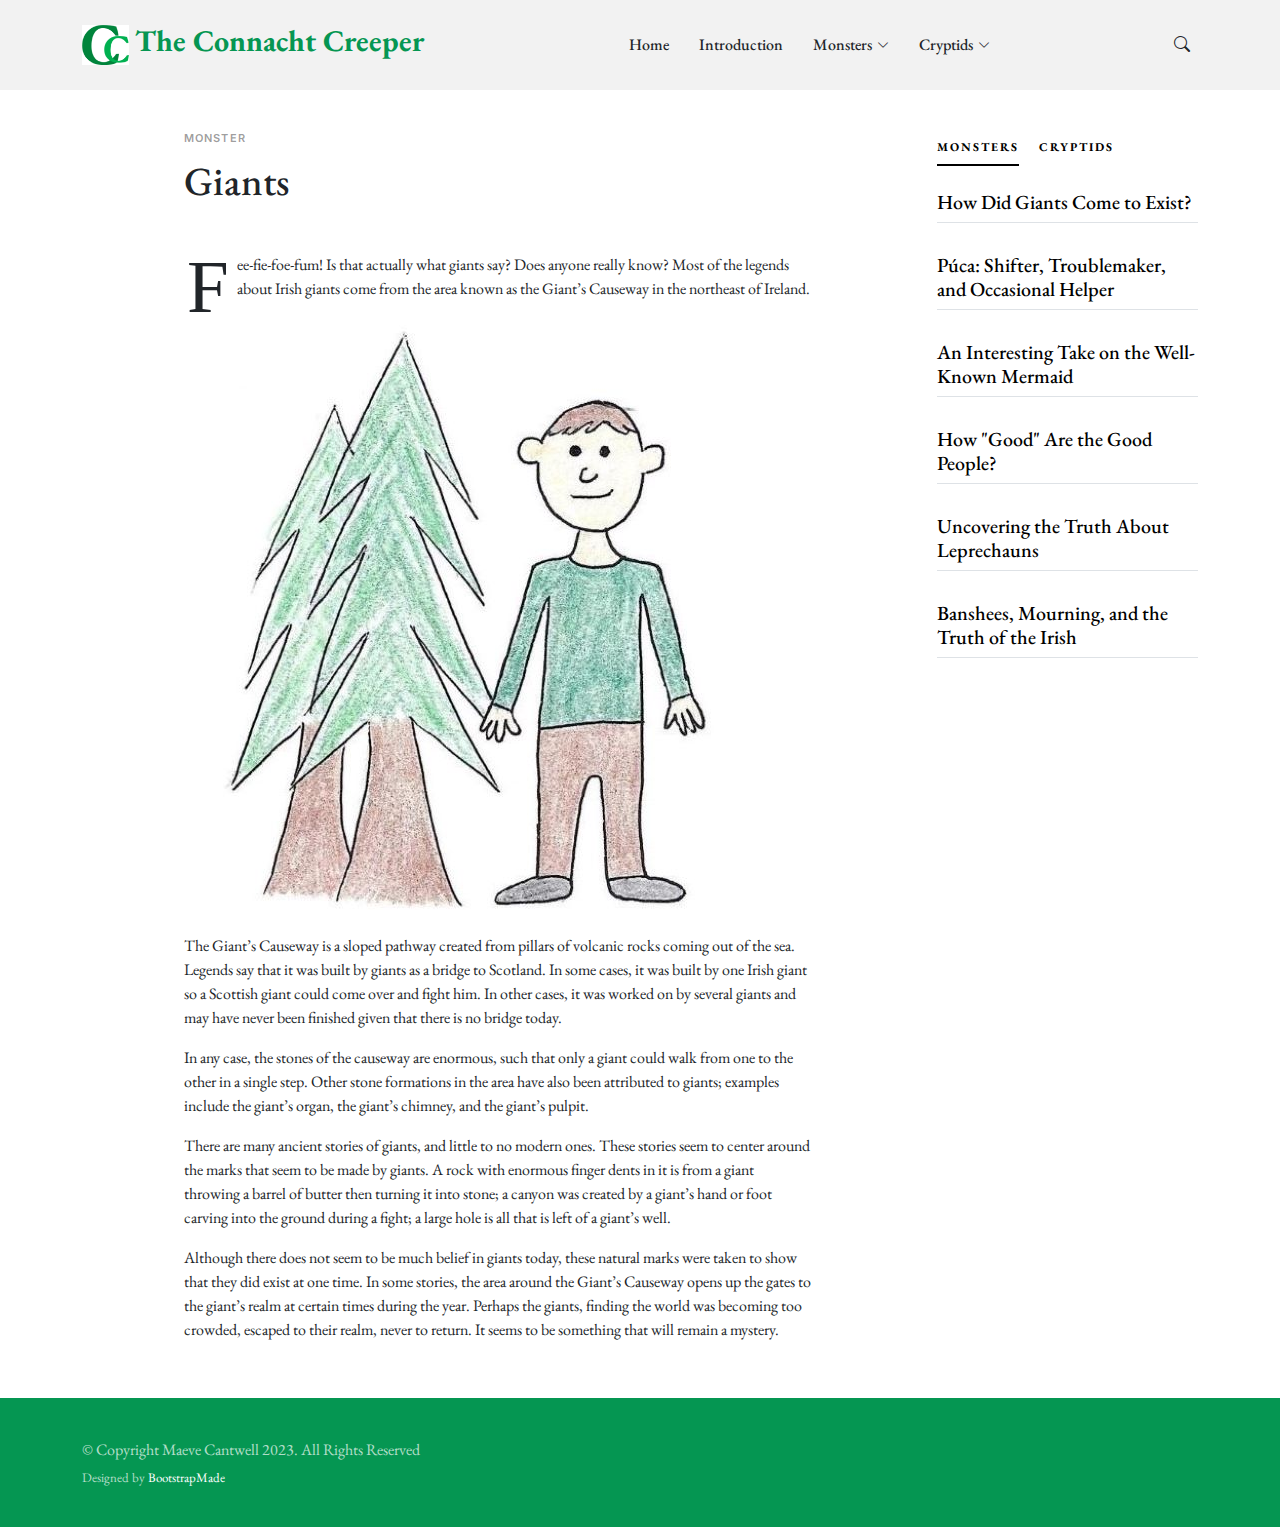
<file: giants.html>
<!DOCTYPE html>
<html lang="en">

<head>
  <meta charset="utf-8">
  <meta content="width=device-width, initial-scale=1.0" name="viewport">

  <title>The Connacht Creeper - Giants</title>
  <meta content="" name="description">
  <meta content="" name="keywords">

  <!-- Favicons -->
  <link href="assets/img/small-logo.png" rel="icon">
  <link href="assets/img/apple-touch-icon.png" rel="apple-touch-icon">

  <!-- Google Fonts -->
  <link rel="preconnect" href="https://fonts.googleapis.com">
  <link rel="preconnect" href="https://fonts.gstatic.com" crossorigin>
  <link href="https://fonts.googleapis.com/css2?family=EB+Garamond:wght@400;500&family=Inter:wght@400;500&family=Playfair+Display:ital,wght@0,400;0,700;1,400;1,700&display=swap" rel="stylesheet">

  <!-- Vendor CSS Files -->
  <link href="assets/vendor/bootstrap/css/bootstrap.min.css" rel="stylesheet">
  <link href="assets/vendor/bootstrap-icons/bootstrap-icons.css" rel="stylesheet">
  <link href="assets/vendor/swiper/swiper-bundle.min.css" rel="stylesheet">
  <link href="assets/vendor/glightbox/css/glightbox.min.css" rel="stylesheet">
  <link href="assets/vendor/aos/aos.css" rel="stylesheet">

  <!-- Template Main CSS Files -->
  <link href="assets/css/variables.css" rel="stylesheet">
  <link href="assets/css/main.css" rel="stylesheet">

  <!-- =======================================================
  * Template Name: ZenBlog
  * Updated: Jul 27 2023 with Bootstrap v5.3.1
  * Template URL: https://bootstrapmade.com/zenblog-bootstrap-blog-template/
  * Author: BootstrapMade.com
  * License: https:///bootstrapmade.com/license/
  ======================================================== -->
</head>

<body>

  <!-- ======= Header ======= -->
  <header id="header" class="header d-flex align-items-center fixed-top">
    <div class="container-fluid container-xl d-flex align-items-center justify-content-between">

      <a href="index.html" class="logo d-flex align-items-center">
        <!-- Uncomment the line below if you also wish to use an image logo -->
        <img src="assets/img/apple-touch-icon.png" alt="">
        <h1>The Connacht Creeper</h1>
      </a>

      <nav id="navbar" class="navbar">
        <ul>
          <li><a href="index.html">Home</a></li>

          <li><a href="introduction.html">Introduction</a></li>

          <li class="dropdown"><a href="monsters.html"><span>Monsters</span> <i class="bi bi-chevron-down dropdown-indicator"></i></a>
            <ul>
              <!-- <li><a href="search-result.html">Search Result</a></li> -->
              <li><a href="giants.html">Giants</a></li>
              <li><a href="pucai.html">P&uacute;ca&iacute;</a></li>
              <li><a href="merrow.html">Merrow</a></li>
              <li class="dropdown"><a href="fairies.html"><span>Fairies</span> <i class="bi bi-chevron-down dropdown-indicator"></i></a>
                <ul>
                  <li><a href="good-people.html">The Good People</a></li>
                  <li><a href="leprechauns.html">Leprechauns</a></li>
                  <li><a href="banshees.html">Banshees</a></li>
                </ul>
              </li>
            </ul>
          </li>

          <li class="dropdown"><a href="cryptids.html"><span>Cryptids</span> <i class="bi bi-chevron-down dropdown-indicator"></i></a>
            <ul>
              <!-- <li><a href="search-result.html">Search Result</a></li> -->
              <li><a href="king-otter.html">The King Otter</a></li>
              <li class="dropdown"><a href="killarney-lakes.html"><span>The Lakes of Killarney</span> <i class="bi bi-chevron-down dropdown-indicator"></i></a>
                <ul>
                  <li><a href="muckross-monster.html">Muckross Lake Monster</a></li>
                  <li><a href="odonaghue.html">Legend of O'Donaghue</a></li>
                </ul>
              </li>
            </ul>
          </li>

          <!-- <li><a href="about.html">About</a></li> -->
          <!-- <li><a href="contact.html">Contact</a></li> -->
        </ul>
      </nav><!-- .navbar -->

      <div class="position-relative">
        <!--<a href="#" class="mx-2"><span class="bi-facebook"></span></a>
        <a href="#" class="mx-2"><span class="bi-twitter"></span></a>
        <a href="#" class="mx-2"><span class="bi-instagram"></span></a>-->

        <a href="#" class="mx-2 js-search-open"><span class="bi-search"></span></a>
        <i class="bi bi-list mobile-nav-toggle"></i>

        <!-- ======= Search Form ======= -->
        <div class="search-form-wrap js-search-form-wrap">
          <form action="search-result.html" class="search-form">
            <span class="icon bi-search"></span>
            <input type="text" placeholder="Search" class="form-control">
            <button class="btn js-search-close"><span class="bi-x"></span></button>
          </form>
        </div><!-- End Search Form -->

      </div>

    </div>

  </header><!-- End Header -->

  <main id="main">

    <section class="single-post-content">
      <div class="container">
        <div class="row">
          <div class="col-md-9 post-content" data-aos="fade-up">

            <!-- ======= Single Post Content ======= -->
            <div class="single-post">
              <div class="post-meta"><span class="date">Monster</span> <!--<span class="mx-1">&bullet;</span> <span>Jul 5th '22</span>--></div>
              <h1 class="mb-5">Giants</h1>
              <p><span class="firstcharacter">F</span>ee-fie-foe-fum! Is that actually what giants say? Does anyone really know? Most of the legends about Irish giants come from the area known as the Giant’s Causeway in the northeast of Ireland.</p>

              <figure class="my-4">
                <img src="assets/img/giant1.jpg" alt="" class="img-fluid">
                <!--<figcaption>Lorem ipsum dolor sit amet consectetur adipisicing elit. Explicabo, odit? </figcaption>-->
              </figure>
              <p>The Giant’s Causeway is a sloped pathway created from pillars of volcanic rocks coming out of the sea. Legends say that it was built by giants as a bridge to Scotland. In some cases, it was built by one Irish giant so a Scottish giant could come over and fight him. In other cases, it was worked on by several giants and may have never been finished given that there is no bridge today.</p>
              <p>In any case, the stones of the causeway are enormous, such that only a giant could walk from one to the other in a single step. Other stone formations in the area have also been attributed to giants; examples include the giant’s organ, the giant’s chimney, and the giant’s pulpit.</p>
              <p>There are many ancient stories of giants, and little to no modern ones. These stories seem to center around the marks that seem to be made by giants. A rock with enormous finger dents in it is from a giant throwing a barrel of butter then turning it into stone; a canyon was created by a giant’s hand or foot carving into the ground during a fight; a large hole is all that is left of a giant’s well.</p>
              <p>Although there does not seem to be much belief in giants today, these natural marks were taken to show that they did exist at one time. In some stories, the area around the Giant’s Causeway opens up the gates to the giant’s realm at certain times during the year. Perhaps the giants, finding the world was becoming too crowded, escaped to their realm, never to return. It seems to be something that will remain a mystery.</p>
              <!--<figure class="my-4">
                <img src="assets/img/post-landscape-5.jpg" alt="" class="img-fluid">
                <figcaption>Lorem ipsum dolor sit amet consectetur adipisicing elit. Explicabo, odit? </figcaption>
              </figure>-->
            </div><!-- End Single Post Content -->

            <!-- ======= Comments ======= -->
            <!--<div class="comments">
              <h5 class="comment-title py-4">2 Comments</h5>
              <div class="comment d-flex mb-4">
                <div class="flex-shrink-0">
                  <div class="avatar avatar-sm rounded-circle">
                    <img class="avatar-img" src="assets/img/person-5.jpg" alt="" class="img-fluid">
                  </div>
                </div>
                <div class="flex-grow-1 ms-2 ms-sm-3">
                  <div class="comment-meta d-flex align-items-baseline">
                    <h6 class="me-2">Jordan Singer</h6>
                    <span class="text-muted">2d</span>
                  </div>
                  <div class="comment-body">
                    Lorem ipsum, dolor sit amet consectetur adipisicing elit. Non minima ipsum at amet doloremque qui magni, placeat deserunt pariatur itaque laudantium impedit aliquam eligendi repellendus excepturi quibusdam nobis esse accusantium.
                  </div>

                  <div class="comment-replies bg-light p-3 mt-3 rounded">
                    <h6 class="comment-replies-title mb-4 text-muted text-uppercase">2 replies</h6>

                    <div class="reply d-flex mb-4">
                      <div class="flex-shrink-0">
                        <div class="avatar avatar-sm rounded-circle">
                          <img class="avatar-img" src="assets/img/person-4.jpg" alt="" class="img-fluid">
                        </div>
                      </div>
                      <div class="flex-grow-1 ms-2 ms-sm-3">
                        <div class="reply-meta d-flex align-items-baseline">
                          <h6 class="mb-0 me-2">Brandon Smith</h6>
                          <span class="text-muted">2d</span>
                        </div>
                        <div class="reply-body">
                          Lorem ipsum dolor sit, amet consectetur adipisicing elit.
                        </div>
                      </div>
                    </div>
                    <div class="reply d-flex">
                      <div class="flex-shrink-0">
                        <div class="avatar avatar-sm rounded-circle">
                          <img class="avatar-img" src="assets/img/person-3.jpg" alt="" class="img-fluid">
                        </div>
                      </div>
                      <div class="flex-grow-1 ms-2 ms-sm-3">
                        <div class="reply-meta d-flex align-items-baseline">
                          <h6 class="mb-0 me-2">James Parsons</h6>
                          <span class="text-muted">1d</span>
                        </div>
                        <div class="reply-body">
                          Lorem ipsum dolor sit amet, consectetur adipisicing elit. Distinctio dolore sed eos sapiente, praesentium.
                        </div>
                      </div>
                    </div>
                  </div>
                </div>
              </div>
              <div class="comment d-flex">
                <div class="flex-shrink-0">
                  <div class="avatar avatar-sm rounded-circle">
                    <img class="avatar-img" src="assets/img/person-2.jpg" alt="" class="img-fluid">
                  </div>
                </div>
                <div class="flex-shrink-1 ms-2 ms-sm-3">
                  <div class="comment-meta d-flex">
                    <h6 class="me-2">Santiago Roberts</h6>
                    <span class="text-muted">4d</span>
                  </div>
                  <div class="comment-body">
                    Lorem ipsum dolor sit amet consectetur adipisicing elit. Iusto laborum in corrupti dolorum, quas delectus nobis porro accusantium molestias sequi.
                  </div>
                </div>
              </div>
            </div>--><!-- End Comments -->

            <!-- ======= Comments Form ======= -->
            <!--<div class="row justify-content-center mt-5">

              <div class="col-lg-12">
                <h5 class="comment-title">Leave a Comment</h5>
                <div class="row">
                  <div class="col-lg-6 mb-3">
                    <label for="comment-name">Name</label>
                    <input type="text" class="form-control" id="comment-name" placeholder="Enter your name">
                  </div>
                  <div class="col-lg-6 mb-3">
                    <label for="comment-email">Email</label>
                    <input type="text" class="form-control" id="comment-email" placeholder="Enter your email">
                  </div>
                  <div class="col-12 mb-3">
                    <label for="comment-message">Message</label>

                    <textarea class="form-control" id="comment-message" placeholder="Enter your name" cols="30" rows="10"></textarea>
                  </div>
                  <div class="col-12">
                    <input type="submit" class="btn btn-primary" value="Post comment">
                  </div>
                </div>
              </div>
            </div>--><!-- End Comments Form -->

          </div>
          <div class="col-md-3">
            <!-- ======= Sidebar ======= -->
            <div class="aside-block">

              <ul class="nav nav-pills custom-tab-nav mb-4" id="pills-tab" role="tablist">
                <li class="nav-item" role="presentation">
                  <button class="nav-link active" id="pills-popular-tab" data-bs-toggle="pill" data-bs-target="#pills-popular" type="button" role="tab" aria-controls="pills-popular" aria-selected="true">Monsters</button>
                </li>
                <li class="nav-item" role="presentation">
                  <button class="nav-link" id="pills-trending-tab" data-bs-toggle="pill" data-bs-target="#pills-trending" type="button" role="tab" aria-controls="pills-trending" aria-selected="false">Cryptids</button>
                </li>
              </ul>

              <div class="tab-content" id="pills-tabContent">

                <!-- Popular -->
                <div class="tab-pane fade show active" id="pills-popular" role="tabpanel" aria-labelledby="pills-popular-tab">
                  <div class="post-entry-1 border-bottom">
                    <!--<div class="post-meta"><span class="date">Sport</span> <span class="mx-1">&bullet;</span> <span>Jul 5th '22</span></div>-->
                    <h2 class="mb-2"><a href="giants.html">How Did Giants Come to Exist?</a></h2>
                    <!--<span class="author mb-3 d-block">Jenny Wilson</span>-->
                  </div>

                  <div class="post-entry-1 border-bottom">
                    <!--<div class="post-meta"><span class="date">Lifestyle</span> <span class="mx-1">&bullet;</span> <span>Jul 5th '22</span></div>-->
                    <h2 class="mb-2"><a href="pucai.html">P&uacute;ca: Shifter, Troublemaker, and Occasional Helper</a></h2>
                    <!--<span class="author mb-3 d-block">Jenny Wilson</span>-->
                  </div>

                  <div class="post-entry-1 border-bottom">
                    <!--<div class="post-meta"><span class="date">Culture</span> <span class="mx-1">&bullet;</span> <span>Jul 5th '22</span></div>-->
                    <h2 class="mb-2"><a href="merrow.html">An Interesting Take on the Well-Known Mermaid</a></h2>
                    <!--<span class="author mb-3 d-block">Jenny Wilson</span>-->
                  </div>

                  <div class="post-entry-1 border-bottom">
                    <!--<div class="post-meta"><span class="date">Lifestyle</span> <span class="mx-1">&bullet;</span> <span>Jul 5th '22</span></div>-->
                    <h2 class="mb-2"><a href="good-people.html">How "Good" Are the Good People?</a></h2>
                    <!--<span class="author mb-3 d-block">Jenny Wilson</span>-->
                  </div>

                  <div class="post-entry-1 border-bottom">
                    <!--<div class="post-meta"><span class="date">Business</span> <span class="mx-1">&bullet;</span> <span>Jul 5th '22</span></div>-->
                    <h2 class="mb-2"><a href="leprechauns.html">Uncovering the Truth About Leprechauns</a></h2>
                    <!--<span class="author mb-3 d-block">Jenny Wilson</span>-->
                  </div>

                  <div class="post-entry-1 border-bottom">
                    <!--<div class="post-meta"><span class="date">Lifestyle</span> <span class="mx-1">&bullet;</span> <span>Jul 5th '22</span></div>-->
                    <h2 class="mb-2"><a href="banshees.html">Banshees, Mourning, and the Truth of the Irish</a></h2>
                    <!--<span class="author mb-3 d-block">Jenny Wilson</span>-->
                  </div>
                </div> <!-- End Popular -->

                <!-- Trending -->
                <div class="tab-pane fade" id="pills-trending" role="tabpanel" aria-labelledby="pills-trending-tab">
                  <div class="post-entry-1 border-bottom">
                    <!--<div class="post-meta"><span class="date">Lifestyle</span> <span class="mx-1">&bullet;</span> <span>Jul 5th '22</span></div>-->
                    <h2 class="mb-2"><a href="king-otter.html">The King Otter: Then and Now</a></h2>
                    <!--<span class="author mb-3 d-block">Jenny Wilson</span>-->
                  </div>

                  <div class="post-entry-1 border-bottom">
                    <!--<div class="post-meta"><span class="date">Culture</span> <span class="mx-1">&bullet;</span> <span>Jul 5th '22</span></div>-->
                    <h2 class="mb-2"><a href="muckross-monster.html">Exciting Scientific Discovery in Muckross Lake</a></h2>
                    <!--<span class="author mb-3 d-block">Jenny Wilson</span>-->
                  </div>

                  <div class="post-entry-1 border-bottom">
                    <!--<div class="post-meta"><span class="date">Lifestyle</span> <span class="mx-1">&bullet;</span> <span>Jul 5th '22</span></div>-->
                    <h2 class="mb-2"><a href="odonaghue.html">An Ancient Dip into the Lakes of Killarney</a></h2>
                    <!--<span class="author mb-3 d-block">Jenny Wilson</span>-->
                  </div>

                </div> <!-- End Trending -->

              </div>
            </div>

            <!--<div class="aside-block">
              <h3 class="aside-title">Video</h3>
              <div class="video-post">
                <a href="https://www.youtube.com/watch?v=AiFfDjmd0jU" class="glightbox link-video">
                  <span class="bi-play-fill"></span>
                  <img src="assets/img/post-landscape-5.jpg" alt="" class="img-fluid">
                </a>
              </div>
            </div>--><!-- End Video -->

            <!--<div class="aside-block">
              <h3 class="aside-title">Categories</h3>
              <ul class="aside-links list-unstyled">
                <li><a href="category.html"><i class="bi bi-chevron-right"></i> Business</a></li>
                <li><a href="category.html"><i class="bi bi-chevron-right"></i> Culture</a></li>
                <li><a href="category.html"><i class="bi bi-chevron-right"></i> Sport</a></li>
                <li><a href="category.html"><i class="bi bi-chevron-right"></i> Food</a></li>
                <li><a href="category.html"><i class="bi bi-chevron-right"></i> Politics</a></li>
                <li><a href="category.html"><i class="bi bi-chevron-right"></i> Celebrity</a></li>
                <li><a href="category.html"><i class="bi bi-chevron-right"></i> Startups</a></li>
                <li><a href="category.html"><i class="bi bi-chevron-right"></i> Travel</a></li>
              </ul>
            </div>--><!-- End Categories -->

            <!--<div class="aside-block">
              <h3 class="aside-title">Tags</h3>
              <ul class="aside-tags list-unstyled">
                <li><a href="category.html">Business</a></li>
                <li><a href="category.html">Culture</a></li>
                <li><a href="category.html">Sport</a></li>
                <li><a href="category.html">Food</a></li>
                <li><a href="category.html">Politics</a></li>
                <li><a href="category.html">Celebrity</a></li>
                <li><a href="category.html">Startups</a></li>
                <li><a href="category.html">Travel</a></li>
              </ul>
            </div>--><!-- End Tags -->

          </div>
        </div>
      </div>
    </section>
  </main><!-- End #main -->

  <!-- ======= Footer ======= -->
  <footer id="footer" class="footer">

    <div class="footer-legal">
      <div class="container">

        <div class="row justify-content-between">
          <div class="col-md-6 text-center text-md-start mb-3 mb-md-0">
            <div class="copyright">
              © Copyright <strong><span>Maeve Cantwell 2023</span></strong>. All Rights Reserved
            </div>

            <div class="credits">
              <!-- All the links in the footer should remain intact. -->
              <!-- You can delete the links only if you purchased the pro version. -->
              <!-- Licensing information: https://bootstrapmade.com/license/ -->
              <!-- Purchase the pro version with working PHP/AJAX contact form: https://bootstrapmade.com/herobiz-bootstrap-business-template/ -->
              Designed by <a href="https://bootstrapmade.com/">BootstrapMade</a>
            </div>

          </div>

          </div>

        </div>

      </div>
    </div>

  </footer>

  <a href="#" class="scroll-top d-flex align-items-center justify-content-center"><i class="bi bi-arrow-up-short"></i></a>

  <!-- Vendor JS Files -->
  <script src="assets/vendor/bootstrap/js/bootstrap.bundle.min.js"></script>
  <script src="assets/vendor/swiper/swiper-bundle.min.js"></script>
  <script src="assets/vendor/glightbox/js/glightbox.min.js"></script>
  <script src="assets/vendor/aos/aos.js"></script>
  <script src="assets/vendor/php-email-form/validate.js"></script>

  <!-- Template Main JS File -->
  <script src="assets/js/main.js"></script>

</body>

</html>
</file>
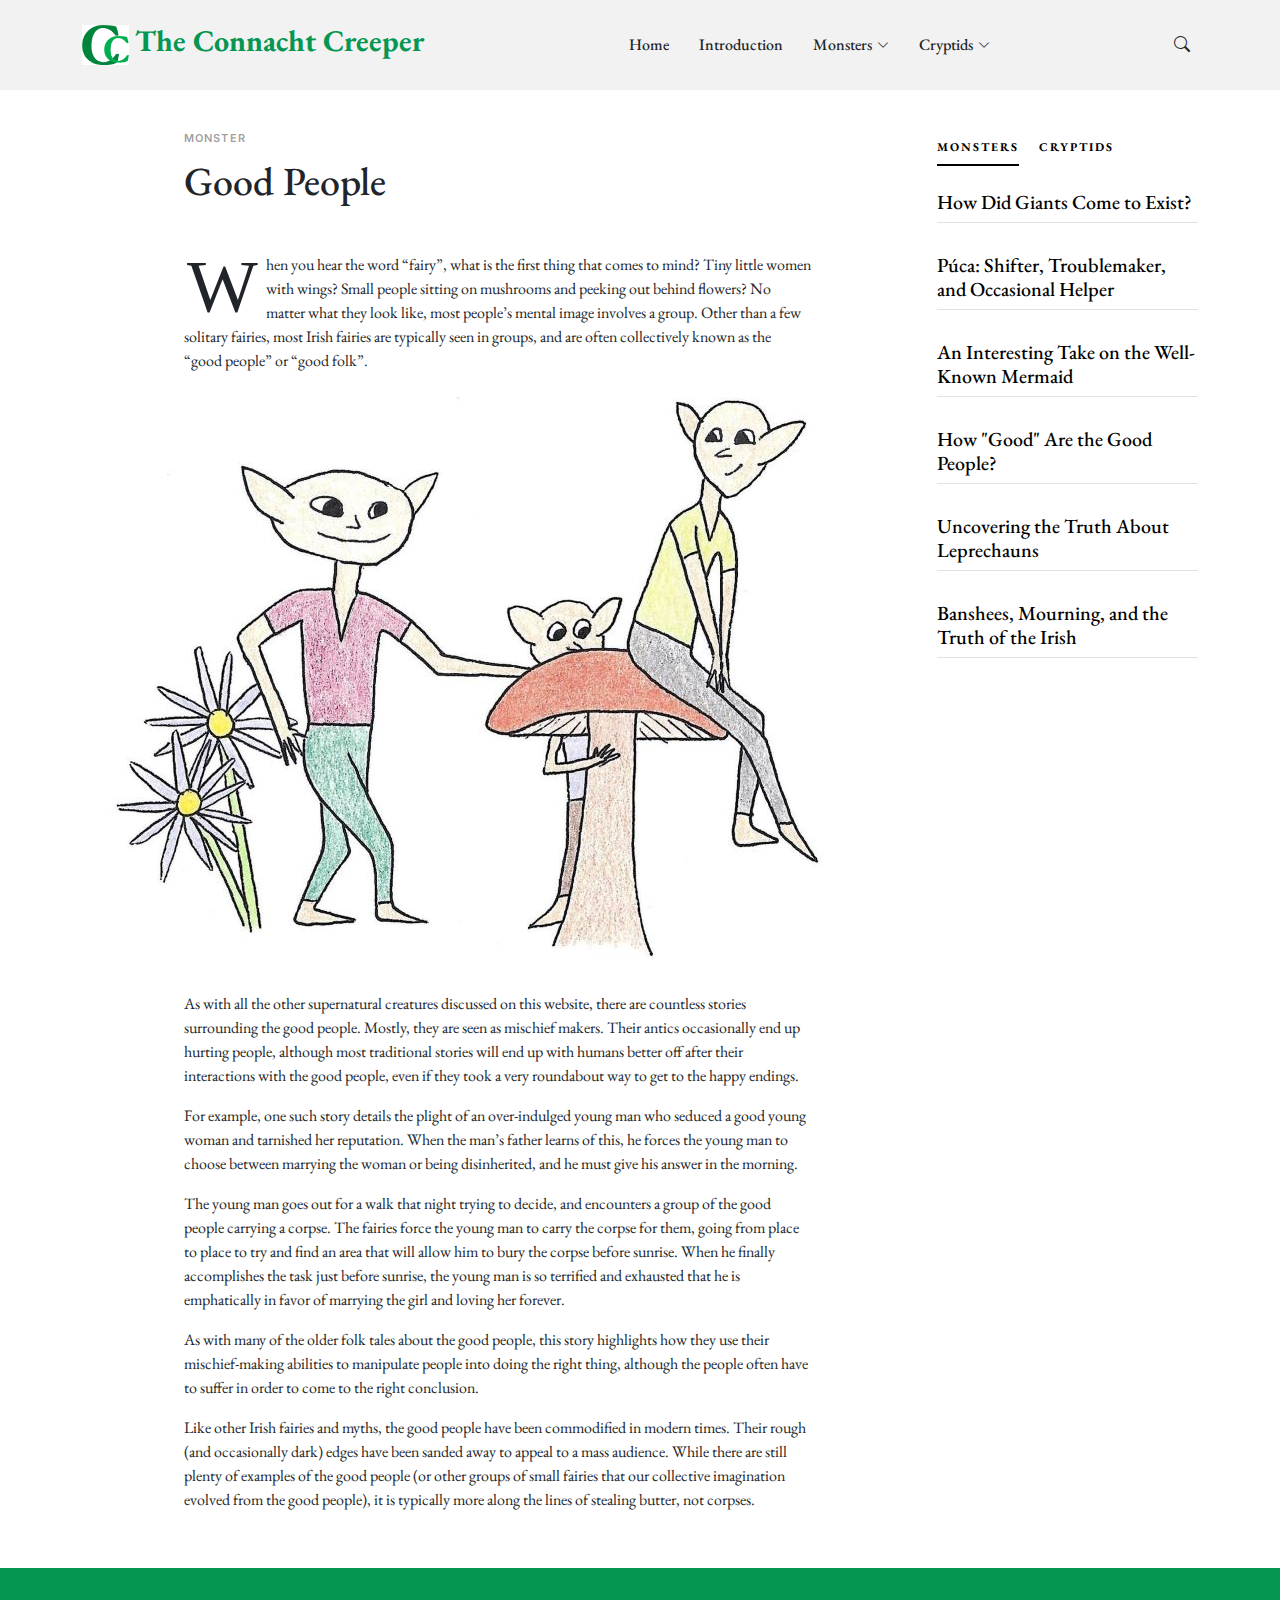
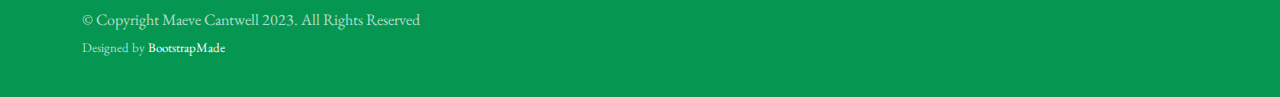
<file: good-people.html>
<!DOCTYPE html>
<html lang="en">

<head>
  <meta charset="utf-8">
  <meta content="width=device-width, initial-scale=1.0" name="viewport">

  <title>The Connacht Creeper - Good People</title>
  <meta content="" name="description">
  <meta content="" name="keywords">

  <!-- Favicons -->
  <link href="assets/img/small-logo.png" rel="icon">
  <link href="assets/img/apple-touch-icon.png" rel="apple-touch-icon">

  <!-- Google Fonts -->
  <link rel="preconnect" href="https://fonts.googleapis.com">
  <link rel="preconnect" href="https://fonts.gstatic.com" crossorigin>
  <link href="https://fonts.googleapis.com/css2?family=EB+Garamond:wght@400;500&family=Inter:wght@400;500&family=Playfair+Display:ital,wght@0,400;0,700;1,400;1,700&display=swap" rel="stylesheet">

  <!-- Vendor CSS Files -->
  <link href="assets/vendor/bootstrap/css/bootstrap.min.css" rel="stylesheet">
  <link href="assets/vendor/bootstrap-icons/bootstrap-icons.css" rel="stylesheet">
  <link href="assets/vendor/swiper/swiper-bundle.min.css" rel="stylesheet">
  <link href="assets/vendor/glightbox/css/glightbox.min.css" rel="stylesheet">
  <link href="assets/vendor/aos/aos.css" rel="stylesheet">

  <!-- Template Main CSS Files -->
  <link href="assets/css/variables.css" rel="stylesheet">
  <link href="assets/css/main.css" rel="stylesheet">

  <!-- =======================================================
  * Template Name: ZenBlog
  * Updated: Jul 27 2023 with Bootstrap v5.3.1
  * Template URL: https://bootstrapmade.com/zenblog-bootstrap-blog-template/
  * Author: BootstrapMade.com
  * License: https:///bootstrapmade.com/license/
  ======================================================== -->
</head>

<body>

  <!-- ======= Header ======= -->
  <header id="header" class="header d-flex align-items-center fixed-top">
    <div class="container-fluid container-xl d-flex align-items-center justify-content-between">

      <a href="index.html" class="logo d-flex align-items-center">
        <!-- Uncomment the line below if you also wish to use an image logo -->
        <img src="assets/img/apple-touch-icon.png" alt="">
        <h1>The Connacht Creeper</h1>
      </a>

      <nav id="navbar" class="navbar">
        <ul>
          <li><a href="index.html">Home</a></li>

          <li><a href="introduction.html">Introduction</a></li>

          <li class="dropdown"><a href="monsters.html"><span>Monsters</span> <i class="bi bi-chevron-down dropdown-indicator"></i></a>
            <ul>
              <!-- <li><a href="search-result.html">Search Result</a></li> -->
              <li><a href="giants.html">Giants</a></li>
              <li><a href="pucai.html">P&uacute;ca&iacute;</a></li>
              <li><a href="merrow.html">Merrow</a></li>
              <li class="dropdown"><a href="fairies.html"><span>Fairies</span> <i class="bi bi-chevron-down dropdown-indicator"></i></a>
                <ul>
                  <li><a href="good-people.html">The Good People</a></li>
                  <li><a href="leprechauns.html">Leprechauns</a></li>
                  <li><a href="banshees.html">Banshees</a></li>
                </ul>
              </li>
            </ul>
          </li>

          <li class="dropdown"><a href="cryptids.html"><span>Cryptids</span> <i class="bi bi-chevron-down dropdown-indicator"></i></a>
            <ul>
              <!-- <li><a href="search-result.html">Search Result</a></li> -->
              <li><a href="king-otter.html">The King Otter</a></li>
              <li class="dropdown"><a href="killarney-lakes.html"><span>The Lakes of Killarney</span> <i class="bi bi-chevron-down dropdown-indicator"></i></a>
                <ul>
                  <li><a href="muckross-monster.html">Muckross Lake Monster</a></li>
                  <li><a href="odonaghue.html">Legend of O'Donaghue</a></li>
                </ul>
              </li>
            </ul>
          </li>

          <!-- <li><a href="about.html">About</a></li> -->
          <!-- <li><a href="contact.html">Contact</a></li> -->
        </ul>
      </nav><!-- .navbar -->

      <div class="position-relative">
        <!--<a href="#" class="mx-2"><span class="bi-facebook"></span></a>
        <a href="#" class="mx-2"><span class="bi-twitter"></span></a>
        <a href="#" class="mx-2"><span class="bi-instagram"></span></a>-->

        <a href="#" class="mx-2 js-search-open"><span class="bi-search"></span></a>
        <i class="bi bi-list mobile-nav-toggle"></i>

        <!-- ======= Search Form ======= -->
        <div class="search-form-wrap js-search-form-wrap">
          <form action="search-result.html" class="search-form">
            <span class="icon bi-search"></span>
            <input type="text" placeholder="Search" class="form-control">
            <button class="btn js-search-close"><span class="bi-x"></span></button>
          </form>
        </div><!-- End Search Form -->

      </div>

    </div>

  </header><!-- End Header -->

  <main id="main">

    <section class="single-post-content">
      <div class="container">
        <div class="row">
          <div class="col-md-9 post-content" data-aos="fade-up">

            <!-- ======= Single Post Content ======= -->
            <div class="single-post">
              <div class="post-meta"><span class="date">Monster</span> <!--<span class="mx-1">&bullet;</span> <span>Jul 5th '22</span>--></div>
              <h1 class="mb-5">Good People</h1>
              <p><span class="firstcharacter">W</span>hen you hear the word “fairy”, what is the first thing that comes to mind? Tiny little women with wings? Small people sitting on mushrooms and peeking out behind flowers? No matter what they look like, most people’s mental image involves a group. Other than a few solitary fairies, most Irish fairies are typically seen in groups, and are often collectively known as the “good people” or “good folk”.</p>

              <figure class="my-4">
                <img src="assets/img/good-people1.jpg" alt="" class="img-fluid">
                <!--<figcaption>Lorem ipsum dolor sit amet consectetur adipisicing elit. Explicabo, odit? </figcaption>-->
              </figure>
              <p>As with all the other supernatural creatures discussed on this website, there are countless stories surrounding the good people. Mostly, they are seen as mischief makers. Their antics occasionally end up hurting people, although most traditional stories will end up with humans better off after their interactions with the good people, even if they took a very roundabout way to get to the happy endings.</p>
              <p>For example, one such story details the plight of an over-indulged young man who seduced a good young woman and tarnished her reputation. When the man’s father learns of this, he forces the young man to choose between marrying the woman or being disinherited, and he must give his answer in the morning.</p>
              <p>The young man goes out for a walk that night trying to decide, and encounters a group of the good people carrying a corpse. The fairies force the young man to carry the corpse for them, going from place to place to try and find an area that will allow him to bury the corpse before sunrise. When he finally accomplishes the task just before sunrise, the young man is so terrified and exhausted that he is emphatically in favor of marrying the girl and loving her forever.</p>
              <p>As with many of the older folk tales about the good people, this story highlights how they use their mischief-making abilities to manipulate people into doing the right thing, although the people often have to suffer in order to come to the right conclusion.</p>
              <p>Like other Irish fairies and myths, the good people have been commodified in modern times. Their rough (and occasionally dark) edges have been sanded away to appeal to a mass audience. While there are still plenty of examples of the good people (or other groups of small fairies that our collective imagination evolved from the good people), it is typically more along the lines of stealing butter, not corpses.</p>
              <!--<figure class="my-4">
                <img src="assets/img/post-landscape-5.jpg" alt="" class="img-fluid">
                <figcaption>Lorem ipsum dolor sit amet consectetur adipisicing elit. Explicabo, odit? </figcaption>
              </figure>-->
            </div><!-- End Single Post Content -->

            <!-- ======= Comments ======= -->
            <!--<div class="comments">
              <h5 class="comment-title py-4">2 Comments</h5>
              <div class="comment d-flex mb-4">
                <div class="flex-shrink-0">
                  <div class="avatar avatar-sm rounded-circle">
                    <img class="avatar-img" src="assets/img/person-5.jpg" alt="" class="img-fluid">
                  </div>
                </div>
                <div class="flex-grow-1 ms-2 ms-sm-3">
                  <div class="comment-meta d-flex align-items-baseline">
                    <h6 class="me-2">Jordan Singer</h6>
                    <span class="text-muted">2d</span>
                  </div>
                  <div class="comment-body">
                    Lorem ipsum, dolor sit amet consectetur adipisicing elit. Non minima ipsum at amet doloremque qui magni, placeat deserunt pariatur itaque laudantium impedit aliquam eligendi repellendus excepturi quibusdam nobis esse accusantium.
                  </div>

                  <div class="comment-replies bg-light p-3 mt-3 rounded">
                    <h6 class="comment-replies-title mb-4 text-muted text-uppercase">2 replies</h6>

                    <div class="reply d-flex mb-4">
                      <div class="flex-shrink-0">
                        <div class="avatar avatar-sm rounded-circle">
                          <img class="avatar-img" src="assets/img/person-4.jpg" alt="" class="img-fluid">
                        </div>
                      </div>
                      <div class="flex-grow-1 ms-2 ms-sm-3">
                        <div class="reply-meta d-flex align-items-baseline">
                          <h6 class="mb-0 me-2">Brandon Smith</h6>
                          <span class="text-muted">2d</span>
                        </div>
                        <div class="reply-body">
                          Lorem ipsum dolor sit, amet consectetur adipisicing elit.
                        </div>
                      </div>
                    </div>
                    <div class="reply d-flex">
                      <div class="flex-shrink-0">
                        <div class="avatar avatar-sm rounded-circle">
                          <img class="avatar-img" src="assets/img/person-3.jpg" alt="" class="img-fluid">
                        </div>
                      </div>
                      <div class="flex-grow-1 ms-2 ms-sm-3">
                        <div class="reply-meta d-flex align-items-baseline">
                          <h6 class="mb-0 me-2">James Parsons</h6>
                          <span class="text-muted">1d</span>
                        </div>
                        <div class="reply-body">
                          Lorem ipsum dolor sit amet, consectetur adipisicing elit. Distinctio dolore sed eos sapiente, praesentium.
                        </div>
                      </div>
                    </div>
                  </div>
                </div>
              </div>
              <div class="comment d-flex">
                <div class="flex-shrink-0">
                  <div class="avatar avatar-sm rounded-circle">
                    <img class="avatar-img" src="assets/img/person-2.jpg" alt="" class="img-fluid">
                  </div>
                </div>
                <div class="flex-shrink-1 ms-2 ms-sm-3">
                  <div class="comment-meta d-flex">
                    <h6 class="me-2">Santiago Roberts</h6>
                    <span class="text-muted">4d</span>
                  </div>
                  <div class="comment-body">
                    Lorem ipsum dolor sit amet consectetur adipisicing elit. Iusto laborum in corrupti dolorum, quas delectus nobis porro accusantium molestias sequi.
                  </div>
                </div>
              </div>
            </div>--><!-- End Comments -->

            <!-- ======= Comments Form ======= -->
            <!--<div class="row justify-content-center mt-5">

              <div class="col-lg-12">
                <h5 class="comment-title">Leave a Comment</h5>
                <div class="row">
                  <div class="col-lg-6 mb-3">
                    <label for="comment-name">Name</label>
                    <input type="text" class="form-control" id="comment-name" placeholder="Enter your name">
                  </div>
                  <div class="col-lg-6 mb-3">
                    <label for="comment-email">Email</label>
                    <input type="text" class="form-control" id="comment-email" placeholder="Enter your email">
                  </div>
                  <div class="col-12 mb-3">
                    <label for="comment-message">Message</label>

                    <textarea class="form-control" id="comment-message" placeholder="Enter your name" cols="30" rows="10"></textarea>
                  </div>
                  <div class="col-12">
                    <input type="submit" class="btn btn-primary" value="Post comment">
                  </div>
                </div>
              </div>
            </div>--><!-- End Comments Form -->

          </div>
          <div class="col-md-3">
            <!-- ======= Sidebar ======= -->
            <div class="aside-block">

              <ul class="nav nav-pills custom-tab-nav mb-4" id="pills-tab" role="tablist">
                <li class="nav-item" role="presentation">
                  <button class="nav-link active" id="pills-popular-tab" data-bs-toggle="pill" data-bs-target="#pills-popular" type="button" role="tab" aria-controls="pills-popular" aria-selected="true">Monsters</button>
                </li>
                <li class="nav-item" role="presentation">
                  <button class="nav-link" id="pills-trending-tab" data-bs-toggle="pill" data-bs-target="#pills-trending" type="button" role="tab" aria-controls="pills-trending" aria-selected="false">Cryptids</button>
                </li>
              </ul>

              <div class="tab-content" id="pills-tabContent">

                <!-- Popular -->
                <div class="tab-pane fade show active" id="pills-popular" role="tabpanel" aria-labelledby="pills-popular-tab">
                  <div class="post-entry-1 border-bottom">
                    <!--<div class="post-meta"><span class="date">Sport</span> <span class="mx-1">&bullet;</span> <span>Jul 5th '22</span></div>-->
                    <h2 class="mb-2"><a href="giants.html">How Did Giants Come to Exist?</a></h2>
                    <!--<span class="author mb-3 d-block">Jenny Wilson</span>-->
                  </div>

                  <div class="post-entry-1 border-bottom">
                    <!--<div class="post-meta"><span class="date">Lifestyle</span> <span class="mx-1">&bullet;</span> <span>Jul 5th '22</span></div>-->
                    <h2 class="mb-2"><a href="pucai.html">P&uacute;ca: Shifter, Troublemaker, and Occasional Helper</a></h2>
                    <!--<span class="author mb-3 d-block">Jenny Wilson</span>-->
                  </div>

                  <div class="post-entry-1 border-bottom">
                    <!--<div class="post-meta"><span class="date">Culture</span> <span class="mx-1">&bullet;</span> <span>Jul 5th '22</span></div>-->
                    <h2 class="mb-2"><a href="merrow.html">An Interesting Take on the Well-Known Mermaid</a></h2>
                    <!--<span class="author mb-3 d-block">Jenny Wilson</span>-->
                  </div>

                  <div class="post-entry-1 border-bottom">
                    <!--<div class="post-meta"><span class="date">Lifestyle</span> <span class="mx-1">&bullet;</span> <span>Jul 5th '22</span></div>-->
                    <h2 class="mb-2"><a href="good-people.html">How "Good" Are the Good People?</a></h2>
                    <!--<span class="author mb-3 d-block">Jenny Wilson</span>-->
                  </div>

                  <div class="post-entry-1 border-bottom">
                    <!--<div class="post-meta"><span class="date">Business</span> <span class="mx-1">&bullet;</span> <span>Jul 5th '22</span></div>-->
                    <h2 class="mb-2"><a href="leprechauns.html">Uncovering the Truth About Leprechauns</a></h2>
                    <!--<span class="author mb-3 d-block">Jenny Wilson</span>-->
                  </div>

                  <div class="post-entry-1 border-bottom">
                    <!--<div class="post-meta"><span class="date">Lifestyle</span> <span class="mx-1">&bullet;</span> <span>Jul 5th '22</span></div>-->
                    <h2 class="mb-2"><a href="banshees.html">Banshees, Mourning, and the Truth of the Irish</a></h2>
                    <!--<span class="author mb-3 d-block">Jenny Wilson</span>-->
                  </div>
                </div> <!-- End Popular -->

                <!-- Trending -->
                <div class="tab-pane fade" id="pills-trending" role="tabpanel" aria-labelledby="pills-trending-tab">
                  <div class="post-entry-1 border-bottom">
                    <!--<div class="post-meta"><span class="date">Lifestyle</span> <span class="mx-1">&bullet;</span> <span>Jul 5th '22</span></div>-->
                    <h2 class="mb-2"><a href="king-otter.html">The King Otter: Then and Now</a></h2>
                    <!--<span class="author mb-3 d-block">Jenny Wilson</span>-->
                  </div>

                  <div class="post-entry-1 border-bottom">
                    <!--<div class="post-meta"><span class="date">Culture</span> <span class="mx-1">&bullet;</span> <span>Jul 5th '22</span></div>-->
                    <h2 class="mb-2"><a href="muckross-monster.html">Exciting Scientific Discovery in Muckross Lake</a></h2>
                    <!--<span class="author mb-3 d-block">Jenny Wilson</span>-->
                  </div>

                  <div class="post-entry-1 border-bottom">
                    <!--<div class="post-meta"><span class="date">Lifestyle</span> <span class="mx-1">&bullet;</span> <span>Jul 5th '22</span></div>-->
                    <h2 class="mb-2"><a href="odonaghue.html">An Ancient Dip into the Lakes of Killarney</a></h2>
                    <!--<span class="author mb-3 d-block">Jenny Wilson</span>-->
                  </div>

                </div> <!-- End Trending -->

              </div>
            </div>

            <!--<div class="aside-block">
              <h3 class="aside-title">Video</h3>
              <div class="video-post">
                <a href="https://www.youtube.com/watch?v=AiFfDjmd0jU" class="glightbox link-video">
                  <span class="bi-play-fill"></span>
                  <img src="assets/img/post-landscape-5.jpg" alt="" class="img-fluid">
                </a>
              </div>
            </div>--><!-- End Video -->

            <!--<div class="aside-block">
              <h3 class="aside-title">Categories</h3>
              <ul class="aside-links list-unstyled">
                <li><a href="category.html"><i class="bi bi-chevron-right"></i> Business</a></li>
                <li><a href="category.html"><i class="bi bi-chevron-right"></i> Culture</a></li>
                <li><a href="category.html"><i class="bi bi-chevron-right"></i> Sport</a></li>
                <li><a href="category.html"><i class="bi bi-chevron-right"></i> Food</a></li>
                <li><a href="category.html"><i class="bi bi-chevron-right"></i> Politics</a></li>
                <li><a href="category.html"><i class="bi bi-chevron-right"></i> Celebrity</a></li>
                <li><a href="category.html"><i class="bi bi-chevron-right"></i> Startups</a></li>
                <li><a href="category.html"><i class="bi bi-chevron-right"></i> Travel</a></li>
              </ul>
            </div>--><!-- End Categories -->

            <!--<div class="aside-block">
              <h3 class="aside-title">Tags</h3>
              <ul class="aside-tags list-unstyled">
                <li><a href="category.html">Business</a></li>
                <li><a href="category.html">Culture</a></li>
                <li><a href="category.html">Sport</a></li>
                <li><a href="category.html">Food</a></li>
                <li><a href="category.html">Politics</a></li>
                <li><a href="category.html">Celebrity</a></li>
                <li><a href="category.html">Startups</a></li>
                <li><a href="category.html">Travel</a></li>
              </ul>
            </div>--><!-- End Tags -->

          </div>
        </div>
      </div>
    </section>
  </main><!-- End #main -->

  <!-- ======= Footer ======= -->
  <footer id="footer" class="footer">

    <div class="footer-legal">
      <div class="container">

        <div class="row justify-content-between">
          <div class="col-md-6 text-center text-md-start mb-3 mb-md-0">
            <div class="copyright">
              © Copyright <strong><span>Maeve Cantwell 2023</span></strong>. All Rights Reserved
            </div>

            <div class="credits">
              <!-- All the links in the footer should remain intact. -->
              <!-- You can delete the links only if you purchased the pro version. -->
              <!-- Licensing information: https://bootstrapmade.com/license/ -->
              <!-- Purchase the pro version with working PHP/AJAX contact form: https://bootstrapmade.com/herobiz-bootstrap-business-template/ -->
              Designed by <a href="https://bootstrapmade.com/">BootstrapMade</a>
            </div>

          </div>

          </div>

        </div>

      </div>
    </div>

  </footer>

  <a href="#" class="scroll-top d-flex align-items-center justify-content-center"><i class="bi bi-arrow-up-short"></i></a>

  <!-- Vendor JS Files -->
  <script src="assets/vendor/bootstrap/js/bootstrap.bundle.min.js"></script>
  <script src="assets/vendor/swiper/swiper-bundle.min.js"></script>
  <script src="assets/vendor/glightbox/js/glightbox.min.js"></script>
  <script src="assets/vendor/aos/aos.js"></script>
  <script src="assets/vendor/php-email-form/validate.js"></script>

  <!-- Template Main JS File -->
  <script src="assets/js/main.js"></script>

</body>

</html>
</file>
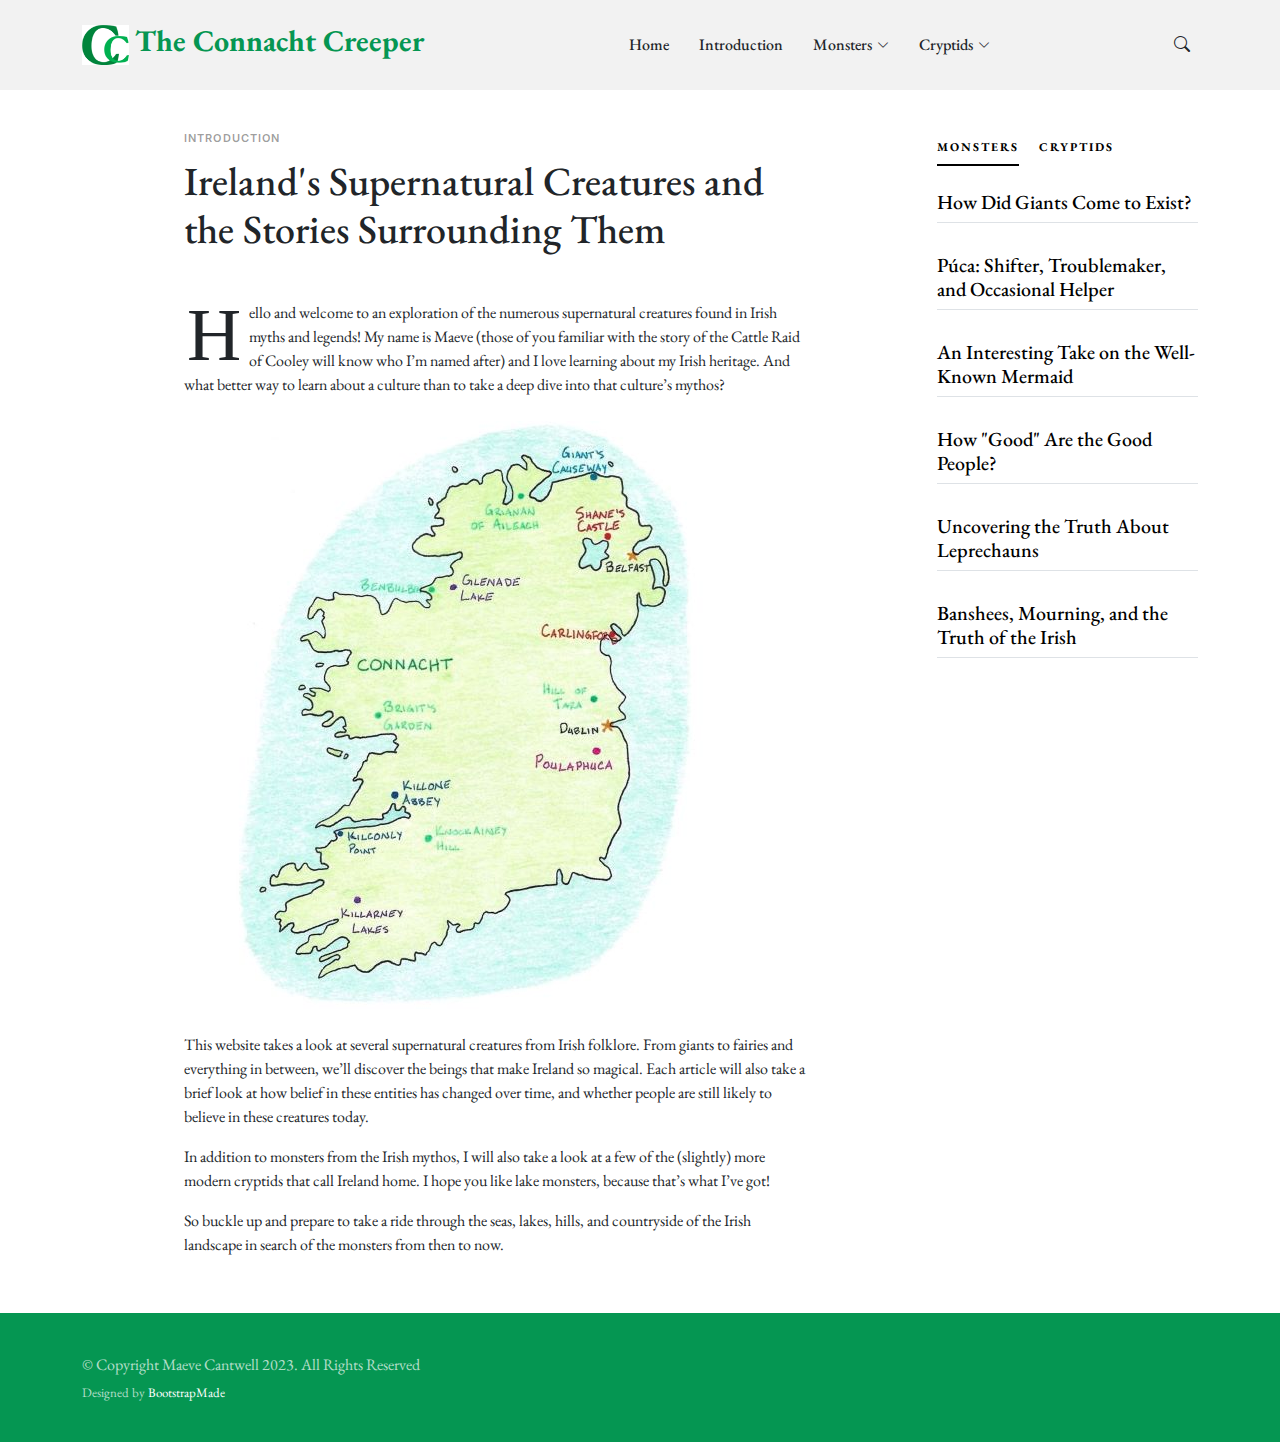
<file: introduction.html>
<!DOCTYPE html>
<html lang="en">

<head>
  <meta charset="utf-8">
  <meta content="width=device-width, initial-scale=1.0" name="viewport">

  <title>The Connacht Creeper - Introduction</title>
  <meta content="" name="description">
  <meta content="" name="keywords">

  <!-- Favicons -->
  <link href="assets/img/small-logo.png" rel="icon">
  <link href="assets/img/apple-touch-icon.png" rel="apple-touch-icon">

  <!-- Google Fonts -->
  <link rel="preconnect" href="https://fonts.googleapis.com">
  <link rel="preconnect" href="https://fonts.gstatic.com" crossorigin>
  <link href="https://fonts.googleapis.com/css2?family=EB+Garamond:wght@400;500&family=Inter:wght@400;500&family=Playfair+Display:ital,wght@0,400;0,700;1,400;1,700&display=swap" rel="stylesheet">

  <!-- Vendor CSS Files -->
  <link href="assets/vendor/bootstrap/css/bootstrap.min.css" rel="stylesheet">
  <link href="assets/vendor/bootstrap-icons/bootstrap-icons.css" rel="stylesheet">
  <link href="assets/vendor/swiper/swiper-bundle.min.css" rel="stylesheet">
  <link href="assets/vendor/glightbox/css/glightbox.min.css" rel="stylesheet">
  <link href="assets/vendor/aos/aos.css" rel="stylesheet">

  <!-- Template Main CSS Files -->
  <link href="assets/css/variables.css" rel="stylesheet">
  <link href="assets/css/main.css" rel="stylesheet">

  <!-- =======================================================
  * Template Name: ZenBlog
  * Updated: Jul 27 2023 with Bootstrap v5.3.1
  * Template URL: https://bootstrapmade.com/zenblog-bootstrap-blog-template/
  * Author: BootstrapMade.com
  * License: https:///bootstrapmade.com/license/
  ======================================================== -->
</head>

<body>

  <!-- ======= Header ======= -->
  <header id="header" class="header d-flex align-items-center fixed-top">
    <div class="container-fluid container-xl d-flex align-items-center justify-content-between">

      <a href="index.html" class="logo d-flex align-items-center">
        <!-- Uncomment the line below if you also wish to use an image logo -->
        <img src="assets/img/apple-touch-icon.png" alt="">
        <h1>The Connacht Creeper</h1>
      </a>

      <nav id="navbar" class="navbar">
        <ul>
          <li><a href="index.html">Home</a></li>

          <li><a href="introduction.html">Introduction</a></li>

          <li class="dropdown"><a href="monsters.html"><span>Monsters</span> <i class="bi bi-chevron-down dropdown-indicator"></i></a>
            <ul>
              <!-- <li><a href="search-result.html">Search Result</a></li> -->
              <li><a href="giants.html">Giants</a></li>
              <li><a href="pucai.html">P&uacute;ca&iacute;</a></li>
              <li><a href="merrow.html">Merrow</a></li>
              <li class="dropdown"><a href="fairies.html"><span>Fairies</span> <i class="bi bi-chevron-down dropdown-indicator"></i></a>
                <ul>
                  <li><a href="good-people.html">The Good People</a></li>
                  <li><a href="leprechauns.html">Leprechauns</a></li>
                  <li><a href="banshees.html">Banshees</a></li>
                </ul>
              </li>
            </ul>
          </li>

          <li class="dropdown"><a href="cryptids.html"><span>Cryptids</span> <i class="bi bi-chevron-down dropdown-indicator"></i></a>
            <ul>
              <!-- <li><a href="search-result.html">Search Result</a></li> -->
              <li><a href="king-otter.html">The King Otter</a></li>
              <li class="dropdown"><a href="killarney-lakes.html"><span>The Lakes of Killarney</span> <i class="bi bi-chevron-down dropdown-indicator"></i></a>
                <ul>
                  <li><a href="muckross-monster.html">Muckross Lake Monster</a></li>
                  <li><a href="odonaghue.html">Legend of O'Donaghue</a></li>
                </ul>
              </li>
            </ul>
          </li>

          <!-- <li><a href="about.html">About</a></li> -->
          <!-- <li><a href="contact.html">Contact</a></li> -->
        </ul>
      </nav><!-- .navbar -->

      <div class="position-relative">
        <!--<a href="#" class="mx-2"><span class="bi-facebook"></span></a>
        <a href="#" class="mx-2"><span class="bi-twitter"></span></a>
        <a href="#" class="mx-2"><span class="bi-instagram"></span></a>-->

        <a href="#" class="mx-2 js-search-open"><span class="bi-search"></span></a>
        <i class="bi bi-list mobile-nav-toggle"></i>

        <!-- ======= Search Form ======= -->
        <div class="search-form-wrap js-search-form-wrap">
          <form action="search-result.html" class="search-form">
            <span class="icon bi-search"></span>
            <input type="text" placeholder="Search" class="form-control">
            <button class="btn js-search-close"><span class="bi-x"></span></button>
          </form>
        </div><!-- End Search Form -->

      </div>

    </div>

  </header><!-- End Header -->

  <main id="main">

    <section class="single-post-content">
      <div class="container">
        <div class="row">
          <div class="col-md-9 post-content" data-aos="fade-up">

            <!-- ======= Single Post Content ======= -->
            <div class="single-post">
              <div class="post-meta"><span class="date">Introduction</span> <!--<span class="mx-1">&bullet;</span> <span>Jul 5th '22</span>--></div>
              <h1 class="mb-5">Ireland's Supernatural Creatures and the Stories Surrounding Them</h1>
              <p><span class="firstcharacter">H</span>ello and welcome to an exploration of the numerous supernatural creatures found in Irish myths and legends! My name is Maeve (those of you familiar with the story of the Cattle Raid of Cooley will know who I’m named after) and I love learning about my Irish heritage. And what better way to learn about a culture than to take a deep dive into that culture’s mythos?</p>

              <figure class="my-4">
                <img src="assets/img/map1.JPG" alt="" class="img-fluid">
                <!--<figcaption>Lorem ipsum dolor sit amet consectetur adipisicing elit. Explicabo, odit? </figcaption>-->
              </figure>
              <p>This website takes a look at several supernatural creatures from Irish folklore. From giants to fairies and everything in between, we’ll discover the beings that make Ireland so magical. Each article will also take a brief look at how belief in these entities has changed over time, and whether people are still likely to believe in these creatures today.</p>
              <p>In addition to monsters from the Irish mythos, I will also take a look at a few of the (slightly) more modern cryptids that call Ireland home. I hope you like lake monsters, because that’s what I’ve got!</p>
              <p>So buckle up and prepare to take a ride through the seas, lakes, hills, and countryside of the Irish landscape in search of the monsters from then to now.</p>
              <!--<figure class="my-4">
                <img src="assets/img/post-landscape-5.jpg" alt="" class="img-fluid">
                <figcaption>Lorem ipsum dolor sit amet consectetur adipisicing elit. Explicabo, odit? </figcaption>
              </figure>-->
            </div><!-- End Single Post Content -->

            <!-- ======= Comments ======= -->
            <!--<div class="comments">
              <h5 class="comment-title py-4">2 Comments</h5>
              <div class="comment d-flex mb-4">
                <div class="flex-shrink-0">
                  <div class="avatar avatar-sm rounded-circle">
                    <img class="avatar-img" src="assets/img/person-5.jpg" alt="" class="img-fluid">
                  </div>
                </div>
                <div class="flex-grow-1 ms-2 ms-sm-3">
                  <div class="comment-meta d-flex align-items-baseline">
                    <h6 class="me-2">Jordan Singer</h6>
                    <span class="text-muted">2d</span>
                  </div>
                  <div class="comment-body">
                    Lorem ipsum, dolor sit amet consectetur adipisicing elit. Non minima ipsum at amet doloremque qui magni, placeat deserunt pariatur itaque laudantium impedit aliquam eligendi repellendus excepturi quibusdam nobis esse accusantium.
                  </div>

                  <div class="comment-replies bg-light p-3 mt-3 rounded">
                    <h6 class="comment-replies-title mb-4 text-muted text-uppercase">2 replies</h6>

                    <div class="reply d-flex mb-4">
                      <div class="flex-shrink-0">
                        <div class="avatar avatar-sm rounded-circle">
                          <img class="avatar-img" src="assets/img/person-4.jpg" alt="" class="img-fluid">
                        </div>
                      </div>
                      <div class="flex-grow-1 ms-2 ms-sm-3">
                        <div class="reply-meta d-flex align-items-baseline">
                          <h6 class="mb-0 me-2">Brandon Smith</h6>
                          <span class="text-muted">2d</span>
                        </div>
                        <div class="reply-body">
                          Lorem ipsum dolor sit, amet consectetur adipisicing elit.
                        </div>
                      </div>
                    </div>
                    <div class="reply d-flex">
                      <div class="flex-shrink-0">
                        <div class="avatar avatar-sm rounded-circle">
                          <img class="avatar-img" src="assets/img/person-3.jpg" alt="" class="img-fluid">
                        </div>
                      </div>
                      <div class="flex-grow-1 ms-2 ms-sm-3">
                        <div class="reply-meta d-flex align-items-baseline">
                          <h6 class="mb-0 me-2">James Parsons</h6>
                          <span class="text-muted">1d</span>
                        </div>
                        <div class="reply-body">
                          Lorem ipsum dolor sit amet, consectetur adipisicing elit. Distinctio dolore sed eos sapiente, praesentium.
                        </div>
                      </div>
                    </div>
                  </div>
                </div>
              </div>
              <div class="comment d-flex">
                <div class="flex-shrink-0">
                  <div class="avatar avatar-sm rounded-circle">
                    <img class="avatar-img" src="assets/img/person-2.jpg" alt="" class="img-fluid">
                  </div>
                </div>
                <div class="flex-shrink-1 ms-2 ms-sm-3">
                  <div class="comment-meta d-flex">
                    <h6 class="me-2">Santiago Roberts</h6>
                    <span class="text-muted">4d</span>
                  </div>
                  <div class="comment-body">
                    Lorem ipsum dolor sit amet consectetur adipisicing elit. Iusto laborum in corrupti dolorum, quas delectus nobis porro accusantium molestias sequi.
                  </div>
                </div>
              </div>
            </div>--><!-- End Comments -->

            <!-- ======= Comments Form ======= -->
            <!--<div class="row justify-content-center mt-5">

              <div class="col-lg-12">
                <h5 class="comment-title">Leave a Comment</h5>
                <div class="row">
                  <div class="col-lg-6 mb-3">
                    <label for="comment-name">Name</label>
                    <input type="text" class="form-control" id="comment-name" placeholder="Enter your name">
                  </div>
                  <div class="col-lg-6 mb-3">
                    <label for="comment-email">Email</label>
                    <input type="text" class="form-control" id="comment-email" placeholder="Enter your email">
                  </div>
                  <div class="col-12 mb-3">
                    <label for="comment-message">Message</label>

                    <textarea class="form-control" id="comment-message" placeholder="Enter your name" cols="30" rows="10"></textarea>
                  </div>
                  <div class="col-12">
                    <input type="submit" class="btn btn-primary" value="Post comment">
                  </div>
                </div>
              </div>
            </div>--><!-- End Comments Form -->

          </div>
          <div class="col-md-3">
            <!-- ======= Sidebar ======= -->
            <div class="aside-block">

              <ul class="nav nav-pills custom-tab-nav mb-4" id="pills-tab" role="tablist">
                <li class="nav-item" role="presentation">
                  <button class="nav-link active" id="pills-popular-tab" data-bs-toggle="pill" data-bs-target="#pills-popular" type="button" role="tab" aria-controls="pills-popular" aria-selected="true">Monsters</button>
                </li>
                <li class="nav-item" role="presentation">
                  <button class="nav-link" id="pills-trending-tab" data-bs-toggle="pill" data-bs-target="#pills-trending" type="button" role="tab" aria-controls="pills-trending" aria-selected="false">Cryptids</button>
                </li>
              </ul>

              <div class="tab-content" id="pills-tabContent">

                <!-- Popular -->
                <div class="tab-pane fade show active" id="pills-popular" role="tabpanel" aria-labelledby="pills-popular-tab">
                  <div class="post-entry-1 border-bottom">
                    <!--<div class="post-meta"><span class="date">Sport</span> <span class="mx-1">&bullet;</span> <span>Jul 5th '22</span></div>-->
                    <h2 class="mb-2"><a href="giants.html">How Did Giants Come to Exist?</a></h2>
                    <!--<span class="author mb-3 d-block">Jenny Wilson</span>-->
                  </div>

                  <div class="post-entry-1 border-bottom">
                    <!--<div class="post-meta"><span class="date">Lifestyle</span> <span class="mx-1">&bullet;</span> <span>Jul 5th '22</span></div>-->
                    <h2 class="mb-2"><a href="pucai.html">P&uacute;ca: Shifter, Troublemaker, and Occasional Helper</a></h2>
                    <!--<span class="author mb-3 d-block">Jenny Wilson</span>-->
                  </div>

                  <div class="post-entry-1 border-bottom">
                    <!--<div class="post-meta"><span class="date">Culture</span> <span class="mx-1">&bullet;</span> <span>Jul 5th '22</span></div>-->
                    <h2 class="mb-2"><a href="merrow.html">An Interesting Take on the Well-Known Mermaid</a></h2>
                    <!--<span class="author mb-3 d-block">Jenny Wilson</span>-->
                  </div>

                  <div class="post-entry-1 border-bottom">
                    <!--<div class="post-meta"><span class="date">Lifestyle</span> <span class="mx-1">&bullet;</span> <span>Jul 5th '22</span></div>-->
                    <h2 class="mb-2"><a href="good-people.html">How "Good" Are the Good People?</a></h2>
                    <!--<span class="author mb-3 d-block">Jenny Wilson</span>-->
                  </div>

                  <div class="post-entry-1 border-bottom">
                    <!--<div class="post-meta"><span class="date">Business</span> <span class="mx-1">&bullet;</span> <span>Jul 5th '22</span></div>-->
                    <h2 class="mb-2"><a href="leprechauns.html">Uncovering the Truth About Leprechauns</a></h2>
                    <!--<span class="author mb-3 d-block">Jenny Wilson</span>-->
                  </div>

                  <div class="post-entry-1 border-bottom">
                    <!--<div class="post-meta"><span class="date">Lifestyle</span> <span class="mx-1">&bullet;</span> <span>Jul 5th '22</span></div>-->
                    <h2 class="mb-2"><a href="banshees.html">Banshees, Mourning, and the Truth of the Irish</a></h2>
                    <!--<span class="author mb-3 d-block">Jenny Wilson</span>-->
                  </div>
                </div> <!-- End Popular -->

                <!-- Trending -->
                <div class="tab-pane fade" id="pills-trending" role="tabpanel" aria-labelledby="pills-trending-tab">
                  <div class="post-entry-1 border-bottom">
                    <!--<div class="post-meta"><span class="date">Lifestyle</span> <span class="mx-1">&bullet;</span> <span>Jul 5th '22</span></div>-->
                    <h2 class="mb-2"><a href="king-otter.html">The King Otter: Then and Now</a></h2>
                    <!--<span class="author mb-3 d-block">Jenny Wilson</span>-->
                  </div>

                  <div class="post-entry-1 border-bottom">
                    <!--<div class="post-meta"><span class="date">Culture</span> <span class="mx-1">&bullet;</span> <span>Jul 5th '22</span></div>-->
                    <h2 class="mb-2"><a href="muckross-monster.html">Exciting Scientific Discovery in Muckross Lake</a></h2>
                    <!--<span class="author mb-3 d-block">Jenny Wilson</span>-->
                  </div>

                  <div class="post-entry-1 border-bottom">
                    <!--<div class="post-meta"><span class="date">Lifestyle</span> <span class="mx-1">&bullet;</span> <span>Jul 5th '22</span></div>-->
                    <h2 class="mb-2"><a href="odonaghue.html">An Ancient Dip into the Lakes of Killarney</a></h2>
                    <!--<span class="author mb-3 d-block">Jenny Wilson</span>-->
                  </div>

                </div> <!-- End Trending -->

              </div>
            </div>

            <!--<div class="aside-block">
              <h3 class="aside-title">Video</h3>
              <div class="video-post">
                <a href="https://www.youtube.com/watch?v=AiFfDjmd0jU" class="glightbox link-video">
                  <span class="bi-play-fill"></span>
                  <img src="assets/img/post-landscape-5.jpg" alt="" class="img-fluid">
                </a>
              </div>
            </div>--><!-- End Video -->

            <!--<div class="aside-block">
              <h3 class="aside-title">Categories</h3>
              <ul class="aside-links list-unstyled">
                <li><a href="category.html"><i class="bi bi-chevron-right"></i> Business</a></li>
                <li><a href="category.html"><i class="bi bi-chevron-right"></i> Culture</a></li>
                <li><a href="category.html"><i class="bi bi-chevron-right"></i> Sport</a></li>
                <li><a href="category.html"><i class="bi bi-chevron-right"></i> Food</a></li>
                <li><a href="category.html"><i class="bi bi-chevron-right"></i> Politics</a></li>
                <li><a href="category.html"><i class="bi bi-chevron-right"></i> Celebrity</a></li>
                <li><a href="category.html"><i class="bi bi-chevron-right"></i> Startups</a></li>
                <li><a href="category.html"><i class="bi bi-chevron-right"></i> Travel</a></li>
              </ul>
            </div>--><!-- End Categories -->

            <!--<div class="aside-block">
              <h3 class="aside-title">Tags</h3>
              <ul class="aside-tags list-unstyled">
                <li><a href="category.html">Business</a></li>
                <li><a href="category.html">Culture</a></li>
                <li><a href="category.html">Sport</a></li>
                <li><a href="category.html">Food</a></li>
                <li><a href="category.html">Politics</a></li>
                <li><a href="category.html">Celebrity</a></li>
                <li><a href="category.html">Startups</a></li>
                <li><a href="category.html">Travel</a></li>
              </ul>
            </div>--><!-- End Tags -->

          </div>
        </div>
      </div>
    </section>
  </main><!-- End #main -->

  <!-- ======= Footer ======= -->
  <footer id="footer" class="footer">

    <div class="footer-legal">
      <div class="container">

        <div class="row justify-content-between">
          <div class="col-md-6 text-center text-md-start mb-3 mb-md-0">
            <div class="copyright">
              © Copyright <strong><span>Maeve Cantwell 2023</span></strong>. All Rights Reserved
            </div>

            <div class="credits">
              <!-- All the links in the footer should remain intact. -->
              <!-- You can delete the links only if you purchased the pro version. -->
              <!-- Licensing information: https://bootstrapmade.com/license/ -->
              <!-- Purchase the pro version with working PHP/AJAX contact form: https://bootstrapmade.com/herobiz-bootstrap-business-template/ -->
              Designed by <a href="https://bootstrapmade.com/">BootstrapMade</a>
            </div>

          </div>

          </div>

        </div>

      </div>
    </div>

  </footer>

  <a href="#" class="scroll-top d-flex align-items-center justify-content-center"><i class="bi bi-arrow-up-short"></i></a>

  <!-- Vendor JS Files -->
  <script src="assets/vendor/bootstrap/js/bootstrap.bundle.min.js"></script>
  <script src="assets/vendor/swiper/swiper-bundle.min.js"></script>
  <script src="assets/vendor/glightbox/js/glightbox.min.js"></script>
  <script src="assets/vendor/aos/aos.js"></script>
  <script src="assets/vendor/php-email-form/validate.js"></script>

  <!-- Template Main JS File -->
  <script src="assets/js/main.js"></script>

</body>

</html>
</file>
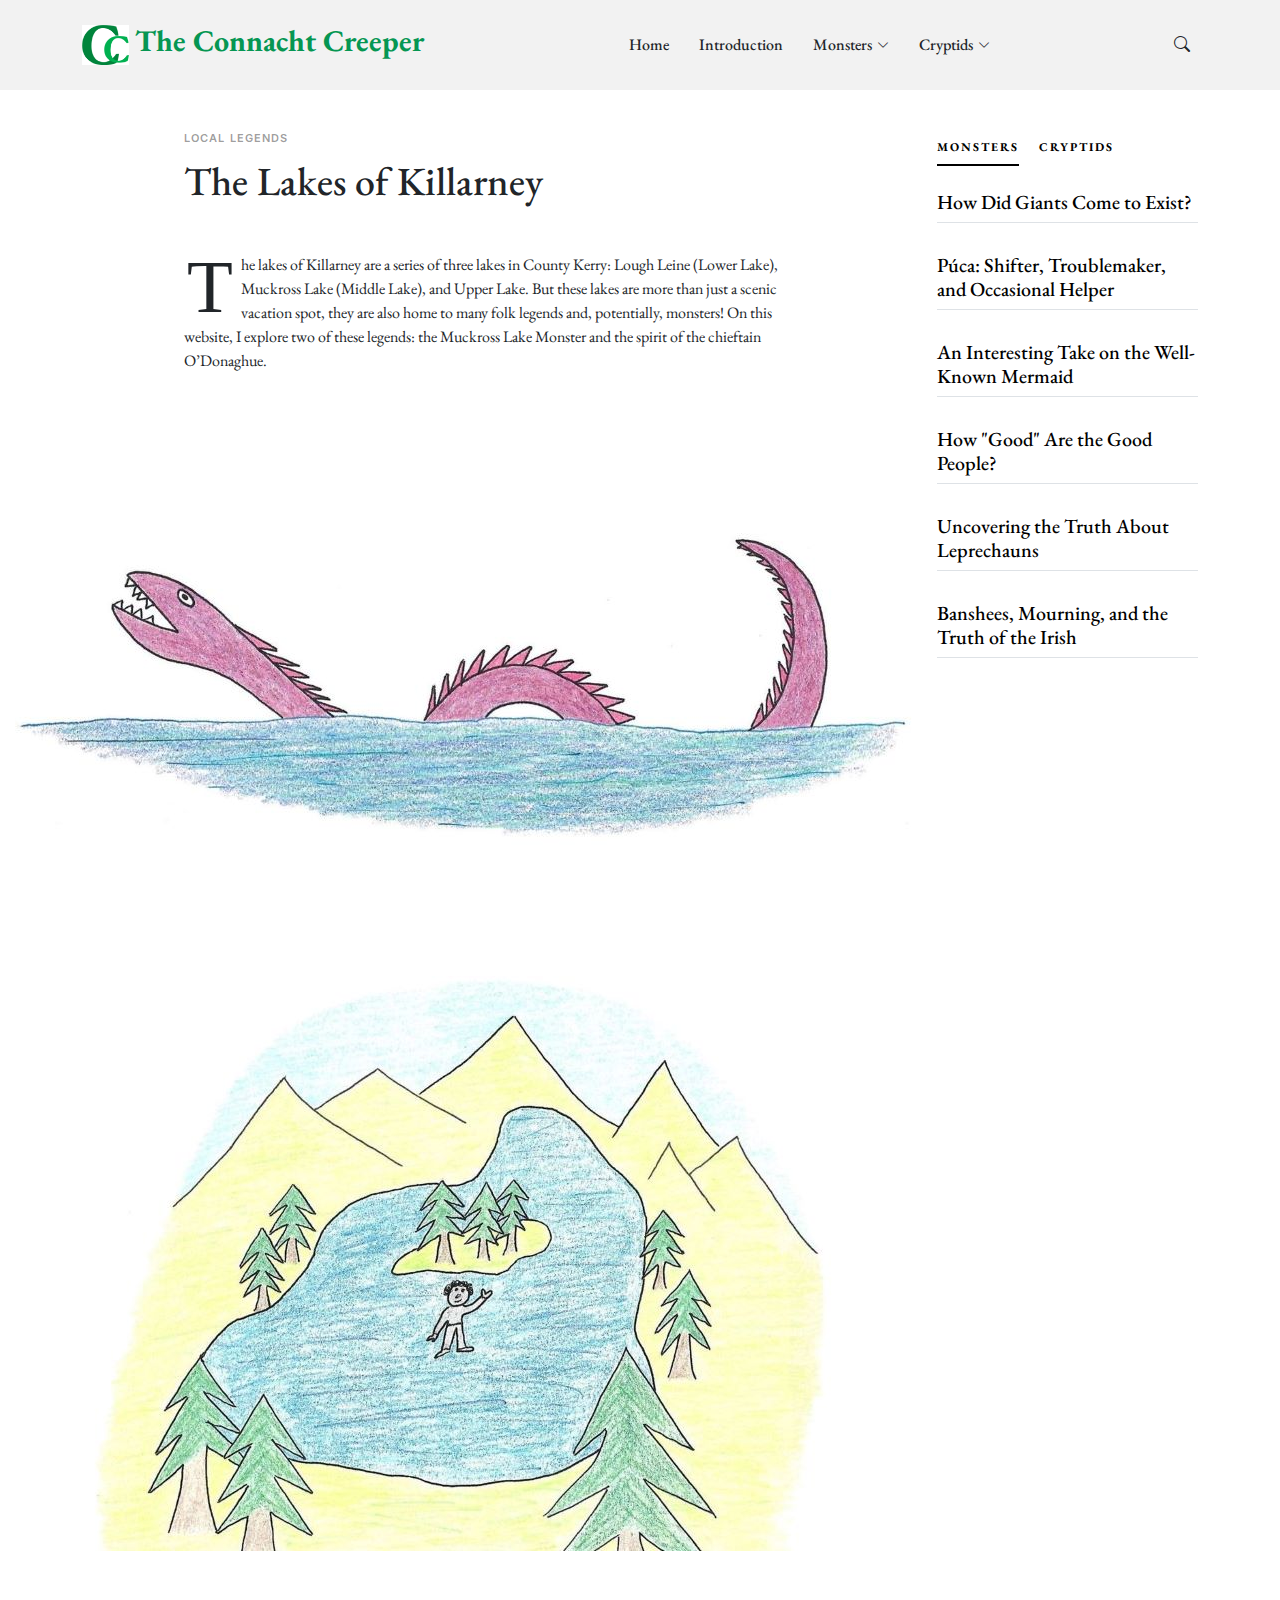
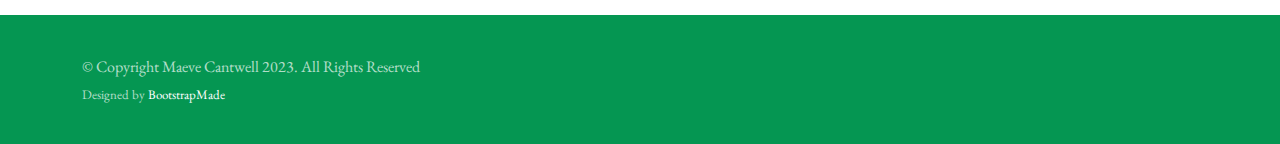
<file: killarney-lakes.html>
<!DOCTYPE html>
<html lang="en">

<head>
  <meta charset="utf-8">
  <meta content="width=device-width, initial-scale=1.0" name="viewport">

  <title>The Connacht Creeper - Killarney Lakes</title>
  <meta content="" name="description">
  <meta content="" name="keywords">

  <!-- Favicons -->
  <link href="assets/img/small-logo.png" rel="icon">
  <link href="assets/img/apple-touch-icon.png" rel="apple-touch-icon">

  <!-- Google Fonts -->
  <link rel="preconnect" href="https://fonts.googleapis.com">
  <link rel="preconnect" href="https://fonts.gstatic.com" crossorigin>
  <link href="https://fonts.googleapis.com/css2?family=EB+Garamond:wght@400;500&family=Inter:wght@400;500&family=Playfair+Display:ital,wght@0,400;0,700;1,400;1,700&display=swap" rel="stylesheet">

  <!-- Vendor CSS Files -->
  <link href="assets/vendor/bootstrap/css/bootstrap.min.css" rel="stylesheet">
  <link href="assets/vendor/bootstrap-icons/bootstrap-icons.css" rel="stylesheet">
  <link href="assets/vendor/swiper/swiper-bundle.min.css" rel="stylesheet">
  <link href="assets/vendor/glightbox/css/glightbox.min.css" rel="stylesheet">
  <link href="assets/vendor/aos/aos.css" rel="stylesheet">

  <!-- Template Main CSS Files -->
  <link href="assets/css/variables.css" rel="stylesheet">
  <link href="assets/css/main.css" rel="stylesheet">

  <!-- =======================================================
  * Template Name: ZenBlog
  * Updated: Jul 27 2023 with Bootstrap v5.3.1
  * Template URL: https://bootstrapmade.com/zenblog-bootstrap-blog-template/
  * Author: BootstrapMade.com
  * License: https:///bootstrapmade.com/license/
  ======================================================== -->
</head>

<body>

  <!-- ======= Header ======= -->
  <header id="header" class="header d-flex align-items-center fixed-top">
    <div class="container-fluid container-xl d-flex align-items-center justify-content-between">

      <a href="index.html" class="logo d-flex align-items-center">
        <!-- Uncomment the line below if you also wish to use an image logo -->
        <img src="assets/img/apple-touch-icon.png" alt="">
        <h1>The Connacht Creeper</h1>
      </a>

      <nav id="navbar" class="navbar">
        <ul>
          <li><a href="index.html">Home</a></li>

          <li><a href="introduction.html">Introduction</a></li>

          <li class="dropdown"><a href="monsters.html"><span>Monsters</span> <i class="bi bi-chevron-down dropdown-indicator"></i></a>
            <ul>
              <!-- <li><a href="search-result.html">Search Result</a></li> -->
              <li><a href="giants.html">Giants</a></li>
              <li><a href="pucai.html">P&uacute;ca&iacute;</a></li>
              <li><a href="merrow.html">Merrow</a></li>
              <li class="dropdown"><a href="fairies.html"><span>Fairies</span> <i class="bi bi-chevron-down dropdown-indicator"></i></a>
                <ul>
                  <li><a href="good-people.html">The Good People</a></li>
                  <li><a href="leprechauns.html">Leprechauns</a></li>
                  <li><a href="banshees.html">Banshees</a></li>
                </ul>
              </li>
            </ul>
          </li>

          <li class="dropdown"><a href="cryptids.html"><span>Cryptids</span> <i class="bi bi-chevron-down dropdown-indicator"></i></a>
            <ul>
              <!-- <li><a href="search-result.html">Search Result</a></li> -->
              <li><a href="king-otter.html">The King Otter</a></li>
              <li class="dropdown"><a href="killarney-lakes.html"><span>The Lakes of Killarney</span> <i class="bi bi-chevron-down dropdown-indicator"></i></a>
                <ul>
                  <li><a href="muckross-monster.html">Muckross Lake Monster</a></li>
                  <li><a href="odonaghue.html">Legend of O'Donaghue</a></li>
                </ul>
              </li>
            </ul>
          </li>

          <!-- <li><a href="about.html">About</a></li> -->
          <!-- <li><a href="contact.html">Contact</a></li> -->
        </ul>
      </nav><!-- .navbar -->

      <div class="position-relative">
        <!--<a href="#" class="mx-2"><span class="bi-facebook"></span></a>
        <a href="#" class="mx-2"><span class="bi-twitter"></span></a>
        <a href="#" class="mx-2"><span class="bi-instagram"></span></a>-->

        <a href="#" class="mx-2 js-search-open"><span class="bi-search"></span></a>
        <i class="bi bi-list mobile-nav-toggle"></i>

        <!-- ======= Search Form ======= -->
        <div class="search-form-wrap js-search-form-wrap">
          <form action="search-result.html" class="search-form">
            <span class="icon bi-search"></span>
            <input type="text" placeholder="Search" class="form-control">
            <button class="btn js-search-close"><span class="bi-x"></span></button>
          </form>
        </div><!-- End Search Form -->

      </div>

    </div>

  </header><!-- End Header -->

  <main id="main">

    <section class="single-post-content">
      <div class="container">
        <div class="row">
          <div class="col-md-9 post-content" data-aos="fade-up">

            <!-- ======= Single Post Content ======= -->
            <div class="single-post">
              <div class="post-meta"><span class="date">Local Legends</span> <!--<span class="mx-1">&bullet;</span> <span>Jul 5th '22</span>--></div>
              <h1 class="mb-5">The Lakes of Killarney</h1>
              <p><span class="firstcharacter">T</span>he lakes of Killarney are a series of three lakes in County Kerry: Lough Leine (Lower Lake), Muckross Lake (Middle Lake), and Upper Lake. But these lakes are more than just a scenic vacation spot, they are also home to many folk legends and, potentially, monsters! On this website, I explore two of these legends: the Muckross Lake Monster and the spirit of the chieftain O’Donaghue.</p>

              <figure class="my-4">
                <img src="assets/img/muckross-monster1.jpg" alt="" class="img-fluid">
                <!--<figcaption>Lorem ipsum dolor sit amet consectetur adipisicing elit. Explicabo, odit? </figcaption>-->
              </figure>
              <figure class="my-4">
                <img src="assets/img/odonaghue1.jpg" alt="" class="img-fluid">
                <!--<figcaption>Lorem ipsum dolor sit amet consectetur adipisicing elit. Explicabo, odit? </figcaption>-->
              </figure>
            </div><!-- End Single Post Content -->

            <!-- ======= Comments ======= -->
            <!--<div class="comments">
              <h5 class="comment-title py-4">2 Comments</h5>
              <div class="comment d-flex mb-4">
                <div class="flex-shrink-0">
                  <div class="avatar avatar-sm rounded-circle">
                    <img class="avatar-img" src="assets/img/person-5.jpg" alt="" class="img-fluid">
                  </div>
                </div>
                <div class="flex-grow-1 ms-2 ms-sm-3">
                  <div class="comment-meta d-flex align-items-baseline">
                    <h6 class="me-2">Jordan Singer</h6>
                    <span class="text-muted">2d</span>
                  </div>
                  <div class="comment-body">
                    Lorem ipsum, dolor sit amet consectetur adipisicing elit. Non minima ipsum at amet doloremque qui magni, placeat deserunt pariatur itaque laudantium impedit aliquam eligendi repellendus excepturi quibusdam nobis esse accusantium.
                  </div>

                  <div class="comment-replies bg-light p-3 mt-3 rounded">
                    <h6 class="comment-replies-title mb-4 text-muted text-uppercase">2 replies</h6>

                    <div class="reply d-flex mb-4">
                      <div class="flex-shrink-0">
                        <div class="avatar avatar-sm rounded-circle">
                          <img class="avatar-img" src="assets/img/person-4.jpg" alt="" class="img-fluid">
                        </div>
                      </div>
                      <div class="flex-grow-1 ms-2 ms-sm-3">
                        <div class="reply-meta d-flex align-items-baseline">
                          <h6 class="mb-0 me-2">Brandon Smith</h6>
                          <span class="text-muted">2d</span>
                        </div>
                        <div class="reply-body">
                          Lorem ipsum dolor sit, amet consectetur adipisicing elit.
                        </div>
                      </div>
                    </div>
                    <div class="reply d-flex">
                      <div class="flex-shrink-0">
                        <div class="avatar avatar-sm rounded-circle">
                          <img class="avatar-img" src="assets/img/person-3.jpg" alt="" class="img-fluid">
                        </div>
                      </div>
                      <div class="flex-grow-1 ms-2 ms-sm-3">
                        <div class="reply-meta d-flex align-items-baseline">
                          <h6 class="mb-0 me-2">James Parsons</h6>
                          <span class="text-muted">1d</span>
                        </div>
                        <div class="reply-body">
                          Lorem ipsum dolor sit amet, consectetur adipisicing elit. Distinctio dolore sed eos sapiente, praesentium.
                        </div>
                      </div>
                    </div>
                  </div>
                </div>
              </div>
              <div class="comment d-flex">
                <div class="flex-shrink-0">
                  <div class="avatar avatar-sm rounded-circle">
                    <img class="avatar-img" src="assets/img/person-2.jpg" alt="" class="img-fluid">
                  </div>
                </div>
                <div class="flex-shrink-1 ms-2 ms-sm-3">
                  <div class="comment-meta d-flex">
                    <h6 class="me-2">Santiago Roberts</h6>
                    <span class="text-muted">4d</span>
                  </div>
                  <div class="comment-body">
                    Lorem ipsum dolor sit amet consectetur adipisicing elit. Iusto laborum in corrupti dolorum, quas delectus nobis porro accusantium molestias sequi.
                  </div>
                </div>
              </div>
            </div>--><!-- End Comments -->

            <!-- ======= Comments Form ======= -->
            <!--<div class="row justify-content-center mt-5">

              <div class="col-lg-12">
                <h5 class="comment-title">Leave a Comment</h5>
                <div class="row">
                  <div class="col-lg-6 mb-3">
                    <label for="comment-name">Name</label>
                    <input type="text" class="form-control" id="comment-name" placeholder="Enter your name">
                  </div>
                  <div class="col-lg-6 mb-3">
                    <label for="comment-email">Email</label>
                    <input type="text" class="form-control" id="comment-email" placeholder="Enter your email">
                  </div>
                  <div class="col-12 mb-3">
                    <label for="comment-message">Message</label>

                    <textarea class="form-control" id="comment-message" placeholder="Enter your name" cols="30" rows="10"></textarea>
                  </div>
                  <div class="col-12">
                    <input type="submit" class="btn btn-primary" value="Post comment">
                  </div>
                </div>
              </div>
            </div>--><!-- End Comments Form -->

          </div>
          <div class="col-md-3">
            <!-- ======= Sidebar ======= -->
            <div class="aside-block">

              <ul class="nav nav-pills custom-tab-nav mb-4" id="pills-tab" role="tablist">
                <li class="nav-item" role="presentation">
                  <button class="nav-link active" id="pills-popular-tab" data-bs-toggle="pill" data-bs-target="#pills-popular" type="button" role="tab" aria-controls="pills-popular" aria-selected="true">Monsters</button>
                </li>
                <li class="nav-item" role="presentation">
                  <button class="nav-link" id="pills-trending-tab" data-bs-toggle="pill" data-bs-target="#pills-trending" type="button" role="tab" aria-controls="pills-trending" aria-selected="false">Cryptids</button>
                </li>
              </ul>

              <div class="tab-content" id="pills-tabContent">

                <!-- Popular -->
                <div class="tab-pane fade show active" id="pills-popular" role="tabpanel" aria-labelledby="pills-popular-tab">
                  <div class="post-entry-1 border-bottom">
                    <!--<div class="post-meta"><span class="date">Sport</span> <span class="mx-1">&bullet;</span> <span>Jul 5th '22</span></div>-->
                    <h2 class="mb-2"><a href="giants.html">How Did Giants Come to Exist?</a></h2>
                    <!--<span class="author mb-3 d-block">Jenny Wilson</span>-->
                  </div>

                  <div class="post-entry-1 border-bottom">
                    <!--<div class="post-meta"><span class="date">Lifestyle</span> <span class="mx-1">&bullet;</span> <span>Jul 5th '22</span></div>-->
                    <h2 class="mb-2"><a href="pucai.html">P&uacute;ca: Shifter, Troublemaker, and Occasional Helper</a></h2>
                    <!--<span class="author mb-3 d-block">Jenny Wilson</span>-->
                  </div>

                  <div class="post-entry-1 border-bottom">
                    <!--<div class="post-meta"><span class="date">Culture</span> <span class="mx-1">&bullet;</span> <span>Jul 5th '22</span></div>-->
                    <h2 class="mb-2"><a href="merrow.html">An Interesting Take on the Well-Known Mermaid</a></h2>
                    <!--<span class="author mb-3 d-block">Jenny Wilson</span>-->
                  </div>

                  <div class="post-entry-1 border-bottom">
                    <!--<div class="post-meta"><span class="date">Lifestyle</span> <span class="mx-1">&bullet;</span> <span>Jul 5th '22</span></div>-->
                    <h2 class="mb-2"><a href="good-people.html">How "Good" Are the Good People?</a></h2>
                    <!--<span class="author mb-3 d-block">Jenny Wilson</span>-->
                  </div>

                  <div class="post-entry-1 border-bottom">
                    <!--<div class="post-meta"><span class="date">Business</span> <span class="mx-1">&bullet;</span> <span>Jul 5th '22</span></div>-->
                    <h2 class="mb-2"><a href="leprechauns.html">Uncovering the Truth About Leprechauns</a></h2>
                    <!--<span class="author mb-3 d-block">Jenny Wilson</span>-->
                  </div>

                  <div class="post-entry-1 border-bottom">
                    <!--<div class="post-meta"><span class="date">Lifestyle</span> <span class="mx-1">&bullet;</span> <span>Jul 5th '22</span></div>-->
                    <h2 class="mb-2"><a href="banshees.html">Banshees, Mourning, and the Truth of the Irish</a></h2>
                    <!--<span class="author mb-3 d-block">Jenny Wilson</span>-->
                  </div>
                </div> <!-- End Popular -->

                <!-- Trending -->
                <div class="tab-pane fade" id="pills-trending" role="tabpanel" aria-labelledby="pills-trending-tab">
                  <div class="post-entry-1 border-bottom">
                    <!--<div class="post-meta"><span class="date">Lifestyle</span> <span class="mx-1">&bullet;</span> <span>Jul 5th '22</span></div>-->
                    <h2 class="mb-2"><a href="king-otter.html">The King Otter: Then and Now</a></h2>
                    <!--<span class="author mb-3 d-block">Jenny Wilson</span>-->
                  </div>

                  <div class="post-entry-1 border-bottom">
                    <!--<div class="post-meta"><span class="date">Culture</span> <span class="mx-1">&bullet;</span> <span>Jul 5th '22</span></div>-->
                    <h2 class="mb-2"><a href="muckross-monster.html">Exciting Scientific Discovery in Muckross Lake</a></h2>
                    <!--<span class="author mb-3 d-block">Jenny Wilson</span>-->
                  </div>

                  <div class="post-entry-1 border-bottom">
                    <!--<div class="post-meta"><span class="date">Lifestyle</span> <span class="mx-1">&bullet;</span> <span>Jul 5th '22</span></div>-->
                    <h2 class="mb-2"><a href="odonaghue.html">An Ancient Dip into the Lakes of Killarney</a></h2>
                    <!--<span class="author mb-3 d-block">Jenny Wilson</span>-->
                  </div>

                </div> <!-- End Trending -->

              </div>
            </div>

            <!--<div class="aside-block">
              <h3 class="aside-title">Video</h3>
              <div class="video-post">
                <a href="https://www.youtube.com/watch?v=AiFfDjmd0jU" class="glightbox link-video">
                  <span class="bi-play-fill"></span>
                  <img src="assets/img/post-landscape-5.jpg" alt="" class="img-fluid">
                </a>
              </div>
            </div>--><!-- End Video -->

            <!--<div class="aside-block">
              <h3 class="aside-title">Categories</h3>
              <ul class="aside-links list-unstyled">
                <li><a href="category.html"><i class="bi bi-chevron-right"></i> Business</a></li>
                <li><a href="category.html"><i class="bi bi-chevron-right"></i> Culture</a></li>
                <li><a href="category.html"><i class="bi bi-chevron-right"></i> Sport</a></li>
                <li><a href="category.html"><i class="bi bi-chevron-right"></i> Food</a></li>
                <li><a href="category.html"><i class="bi bi-chevron-right"></i> Politics</a></li>
                <li><a href="category.html"><i class="bi bi-chevron-right"></i> Celebrity</a></li>
                <li><a href="category.html"><i class="bi bi-chevron-right"></i> Startups</a></li>
                <li><a href="category.html"><i class="bi bi-chevron-right"></i> Travel</a></li>
              </ul>
            </div>--><!-- End Categories -->

            <!--<div class="aside-block">
              <h3 class="aside-title">Tags</h3>
              <ul class="aside-tags list-unstyled">
                <li><a href="category.html">Business</a></li>
                <li><a href="category.html">Culture</a></li>
                <li><a href="category.html">Sport</a></li>
                <li><a href="category.html">Food</a></li>
                <li><a href="category.html">Politics</a></li>
                <li><a href="category.html">Celebrity</a></li>
                <li><a href="category.html">Startups</a></li>
                <li><a href="category.html">Travel</a></li>
              </ul>
            </div>--><!-- End Tags -->

          </div>
        </div>
      </div>
    </section>
  </main><!-- End #main -->

  <!-- ======= Footer ======= -->
  <footer id="footer" class="footer">

    <div class="footer-legal">
      <div class="container">

        <div class="row justify-content-between">
          <div class="col-md-6 text-center text-md-start mb-3 mb-md-0">
            <div class="copyright">
              © Copyright <strong><span>Maeve Cantwell 2023</span></strong>. All Rights Reserved
            </div>

            <div class="credits">
              <!-- All the links in the footer should remain intact. -->
              <!-- You can delete the links only if you purchased the pro version. -->
              <!-- Licensing information: https://bootstrapmade.com/license/ -->
              <!-- Purchase the pro version with working PHP/AJAX contact form: https://bootstrapmade.com/herobiz-bootstrap-business-template/ -->
              Designed by <a href="https://bootstrapmade.com/">BootstrapMade</a>
            </div>

          </div>

          </div>

        </div>

      </div>
    </div>

  </footer>

  <a href="#" class="scroll-top d-flex align-items-center justify-content-center"><i class="bi bi-arrow-up-short"></i></a>

  <!-- Vendor JS Files -->
  <script src="assets/vendor/bootstrap/js/bootstrap.bundle.min.js"></script>
  <script src="assets/vendor/swiper/swiper-bundle.min.js"></script>
  <script src="assets/vendor/glightbox/js/glightbox.min.js"></script>
  <script src="assets/vendor/aos/aos.js"></script>
  <script src="assets/vendor/php-email-form/validate.js"></script>

  <!-- Template Main JS File -->
  <script src="assets/js/main.js"></script>

</body>

</html>
</file>
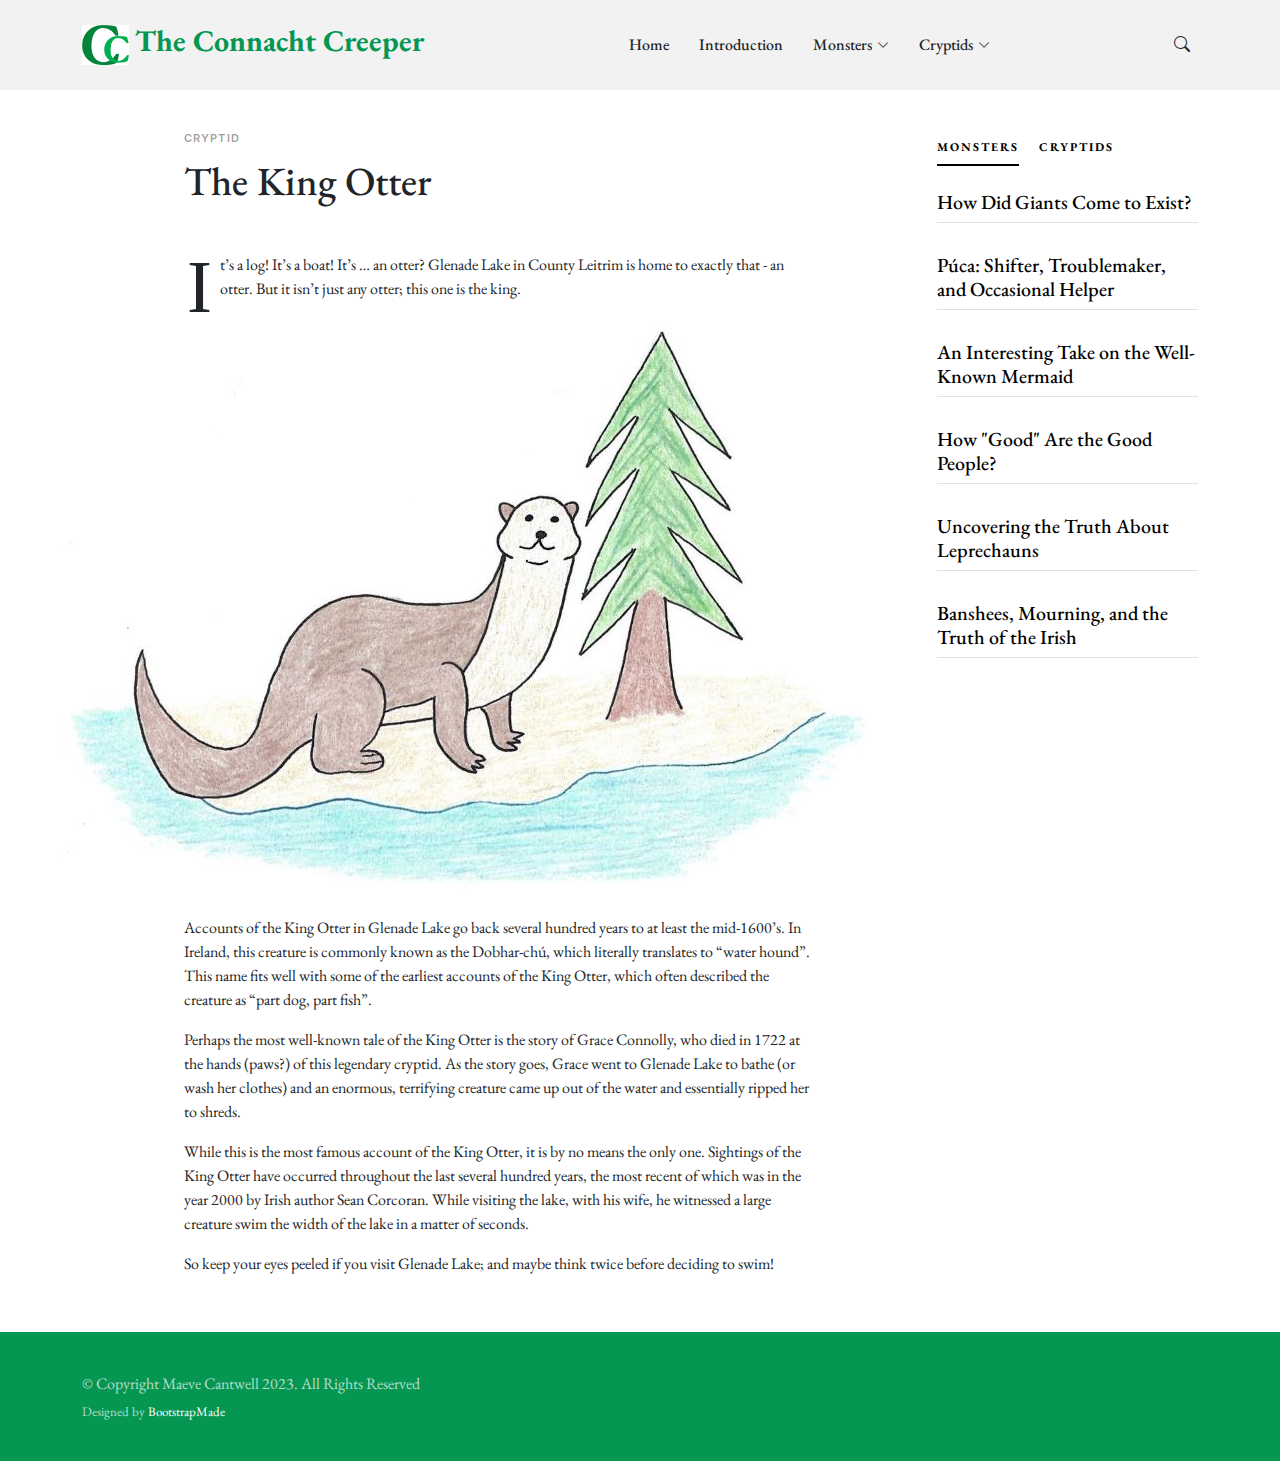
<file: king-otter.html>
<!DOCTYPE html>
<html lang="en">

<head>
  <meta charset="utf-8">
  <meta content="width=device-width, initial-scale=1.0" name="viewport">

  <title>The Connacht Creeper - King Otter</title>
  <meta content="" name="description">
  <meta content="" name="keywords">

  <!-- Favicons -->
  <link href="assets/img/small-logo.png" rel="icon">
  <link href="assets/img/apple-touch-icon.png" rel="apple-touch-icon">

  <!-- Google Fonts -->
  <link rel="preconnect" href="https://fonts.googleapis.com">
  <link rel="preconnect" href="https://fonts.gstatic.com" crossorigin>
  <link href="https://fonts.googleapis.com/css2?family=EB+Garamond:wght@400;500&family=Inter:wght@400;500&family=Playfair+Display:ital,wght@0,400;0,700;1,400;1,700&display=swap" rel="stylesheet">

  <!-- Vendor CSS Files -->
  <link href="assets/vendor/bootstrap/css/bootstrap.min.css" rel="stylesheet">
  <link href="assets/vendor/bootstrap-icons/bootstrap-icons.css" rel="stylesheet">
  <link href="assets/vendor/swiper/swiper-bundle.min.css" rel="stylesheet">
  <link href="assets/vendor/glightbox/css/glightbox.min.css" rel="stylesheet">
  <link href="assets/vendor/aos/aos.css" rel="stylesheet">

  <!-- Template Main CSS Files -->
  <link href="assets/css/variables.css" rel="stylesheet">
  <link href="assets/css/main.css" rel="stylesheet">

  <!-- =======================================================
  * Template Name: ZenBlog
  * Updated: Jul 27 2023 with Bootstrap v5.3.1
  * Template URL: https://bootstrapmade.com/zenblog-bootstrap-blog-template/
  * Author: BootstrapMade.com
  * License: https:///bootstrapmade.com/license/
  ======================================================== -->
</head>

<body>

  <!-- ======= Header ======= -->
  <header id="header" class="header d-flex align-items-center fixed-top">
    <div class="container-fluid container-xl d-flex align-items-center justify-content-between">

      <a href="index.html" class="logo d-flex align-items-center">
        <!-- Uncomment the line below if you also wish to use an image logo -->
        <img src="assets/img/apple-touch-icon.png" alt="">
        <h1>The Connacht Creeper</h1>
      </a>

      <nav id="navbar" class="navbar">
        <ul>
          <li><a href="index.html">Home</a></li>

          <li><a href="introduction.html">Introduction</a></li>

          <li class="dropdown"><a href="monsters.html"><span>Monsters</span> <i class="bi bi-chevron-down dropdown-indicator"></i></a>
            <ul>
              <!-- <li><a href="search-result.html">Search Result</a></li> -->
              <li><a href="giants.html">Giants</a></li>
              <li><a href="pucai.html">P&uacute;ca&iacute;</a></li>
              <li><a href="merrow.html">Merrow</a></li>
              <li class="dropdown"><a href="fairies.html"><span>Fairies</span> <i class="bi bi-chevron-down dropdown-indicator"></i></a>
                <ul>
                  <li><a href="good-people.html">The Good People</a></li>
                  <li><a href="leprechauns.html">Leprechauns</a></li>
                  <li><a href="banshees.html">Banshees</a></li>
                </ul>
              </li>
            </ul>
          </li>

          <li class="dropdown"><a href="cryptids.html"><span>Cryptids</span> <i class="bi bi-chevron-down dropdown-indicator"></i></a>
            <ul>
              <!-- <li><a href="search-result.html">Search Result</a></li> -->
              <li><a href="king-otter.html">The King Otter</a></li>
              <li class="dropdown"><a href="killarney-lakes.html"><span>The Lakes of Killarney</span> <i class="bi bi-chevron-down dropdown-indicator"></i></a>
                <ul>
                  <li><a href="muckross-monster.html">Muckross Lake Monster</a></li>
                  <li><a href="odonaghue.html">Legend of O'Donaghue</a></li>
                </ul>
              </li>
            </ul>
          </li>

          <!-- <li><a href="about.html">About</a></li> -->
          <!-- <li><a href="contact.html">Contact</a></li> -->
        </ul>
      </nav><!-- .navbar -->

      <div class="position-relative">
        <!--<a href="#" class="mx-2"><span class="bi-facebook"></span></a>
        <a href="#" class="mx-2"><span class="bi-twitter"></span></a>
        <a href="#" class="mx-2"><span class="bi-instagram"></span></a>-->

        <a href="#" class="mx-2 js-search-open"><span class="bi-search"></span></a>
        <i class="bi bi-list mobile-nav-toggle"></i>

        <!-- ======= Search Form ======= -->
        <div class="search-form-wrap js-search-form-wrap">
          <form action="search-result.html" class="search-form">
            <span class="icon bi-search"></span>
            <input type="text" placeholder="Search" class="form-control">
            <button class="btn js-search-close"><span class="bi-x"></span></button>
          </form>
        </div><!-- End Search Form -->

      </div>

    </div>

  </header><!-- End Header -->

  <main id="main">

    <section class="single-post-content">
      <div class="container">
        <div class="row">
          <div class="col-md-9 post-content" data-aos="fade-up">

            <!-- ======= Single Post Content ======= -->
            <div class="single-post">
              <div class="post-meta"><span class="date">Cryptid</span> <!--<span class="mx-1">&bullet;</span> <span>Jul 5th '22</span>--></div>
              <h1 class="mb-5">The King Otter</h1>
              <p><span class="firstcharacter">I</span>t’s a log! It’s a boat! It’s … an otter? Glenade Lake in County Leitrim is home to exactly that - an otter. But it isn’t just any otter; this one is the king.</p>

              <figure class="my-4">
                <img src="assets/img/king-otter1.jpg" alt="" class="img-fluid">
                <!--<figcaption>Lorem ipsum dolor sit amet consectetur adipisicing elit. Explicabo, odit? </figcaption>-->
              </figure>
              <p>Accounts of the King Otter in Glenade Lake go back several hundred years to at least the mid-1600’s. In Ireland, this creature is commonly known as the Dobhar-ch&uacute;, which literally translates to “water hound”. This name fits well with some of the earliest accounts of the King Otter, which often described the creature as “part dog, part fish”.</p>
              <p>Perhaps the most well-known tale of the King Otter is the story of Grace Connolly, who died in 1722 at the hands (paws?) of this legendary cryptid. As the story goes, Grace went to Glenade Lake to bathe (or wash her clothes) and an enormous, terrifying creature came up out of the water and essentially ripped her to shreds.</p>
              <p>While this is the most famous account of the King Otter, it is by no means the only one. Sightings of the King Otter have occurred throughout the last several hundred years, the most recent of which was in the year 2000 by Irish author Sean Corcoran. While visiting the lake, with his wife, he witnessed a large creature swim the width of the lake in a matter of seconds.</p>
              <p>So keep your eyes peeled if you visit Glenade Lake; and maybe think twice before deciding to swim!</p>
              <!--<figure class="my-4">
                <img src="assets/img/post-landscape-5.jpg" alt="" class="img-fluid">
                <figcaption>Lorem ipsum dolor sit amet consectetur adipisicing elit. Explicabo, odit? </figcaption>
              </figure>-->
            </div><!-- End Single Post Content -->

            <!-- ======= Comments ======= -->
            <!--<div class="comments">
              <h5 class="comment-title py-4">2 Comments</h5>
              <div class="comment d-flex mb-4">
                <div class="flex-shrink-0">
                  <div class="avatar avatar-sm rounded-circle">
                    <img class="avatar-img" src="assets/img/person-5.jpg" alt="" class="img-fluid">
                  </div>
                </div>
                <div class="flex-grow-1 ms-2 ms-sm-3">
                  <div class="comment-meta d-flex align-items-baseline">
                    <h6 class="me-2">Jordan Singer</h6>
                    <span class="text-muted">2d</span>
                  </div>
                  <div class="comment-body">
                    Lorem ipsum, dolor sit amet consectetur adipisicing elit. Non minima ipsum at amet doloremque qui magni, placeat deserunt pariatur itaque laudantium impedit aliquam eligendi repellendus excepturi quibusdam nobis esse accusantium.
                  </div>

                  <div class="comment-replies bg-light p-3 mt-3 rounded">
                    <h6 class="comment-replies-title mb-4 text-muted text-uppercase">2 replies</h6>

                    <div class="reply d-flex mb-4">
                      <div class="flex-shrink-0">
                        <div class="avatar avatar-sm rounded-circle">
                          <img class="avatar-img" src="assets/img/person-4.jpg" alt="" class="img-fluid">
                        </div>
                      </div>
                      <div class="flex-grow-1 ms-2 ms-sm-3">
                        <div class="reply-meta d-flex align-items-baseline">
                          <h6 class="mb-0 me-2">Brandon Smith</h6>
                          <span class="text-muted">2d</span>
                        </div>
                        <div class="reply-body">
                          Lorem ipsum dolor sit, amet consectetur adipisicing elit.
                        </div>
                      </div>
                    </div>
                    <div class="reply d-flex">
                      <div class="flex-shrink-0">
                        <div class="avatar avatar-sm rounded-circle">
                          <img class="avatar-img" src="assets/img/person-3.jpg" alt="" class="img-fluid">
                        </div>
                      </div>
                      <div class="flex-grow-1 ms-2 ms-sm-3">
                        <div class="reply-meta d-flex align-items-baseline">
                          <h6 class="mb-0 me-2">James Parsons</h6>
                          <span class="text-muted">1d</span>
                        </div>
                        <div class="reply-body">
                          Lorem ipsum dolor sit amet, consectetur adipisicing elit. Distinctio dolore sed eos sapiente, praesentium.
                        </div>
                      </div>
                    </div>
                  </div>
                </div>
              </div>
              <div class="comment d-flex">
                <div class="flex-shrink-0">
                  <div class="avatar avatar-sm rounded-circle">
                    <img class="avatar-img" src="assets/img/person-2.jpg" alt="" class="img-fluid">
                  </div>
                </div>
                <div class="flex-shrink-1 ms-2 ms-sm-3">
                  <div class="comment-meta d-flex">
                    <h6 class="me-2">Santiago Roberts</h6>
                    <span class="text-muted">4d</span>
                  </div>
                  <div class="comment-body">
                    Lorem ipsum dolor sit amet consectetur adipisicing elit. Iusto laborum in corrupti dolorum, quas delectus nobis porro accusantium molestias sequi.
                  </div>
                </div>
              </div>
            </div>--><!-- End Comments -->

            <!-- ======= Comments Form ======= -->
            <!--<div class="row justify-content-center mt-5">

              <div class="col-lg-12">
                <h5 class="comment-title">Leave a Comment</h5>
                <div class="row">
                  <div class="col-lg-6 mb-3">
                    <label for="comment-name">Name</label>
                    <input type="text" class="form-control" id="comment-name" placeholder="Enter your name">
                  </div>
                  <div class="col-lg-6 mb-3">
                    <label for="comment-email">Email</label>
                    <input type="text" class="form-control" id="comment-email" placeholder="Enter your email">
                  </div>
                  <div class="col-12 mb-3">
                    <label for="comment-message">Message</label>

                    <textarea class="form-control" id="comment-message" placeholder="Enter your name" cols="30" rows="10"></textarea>
                  </div>
                  <div class="col-12">
                    <input type="submit" class="btn btn-primary" value="Post comment">
                  </div>
                </div>
              </div>
            </div>--><!-- End Comments Form -->

          </div>
          <div class="col-md-3">
            <!-- ======= Sidebar ======= -->
            <div class="aside-block">

              <ul class="nav nav-pills custom-tab-nav mb-4" id="pills-tab" role="tablist">
                <li class="nav-item" role="presentation">
                  <button class="nav-link active" id="pills-popular-tab" data-bs-toggle="pill" data-bs-target="#pills-popular" type="button" role="tab" aria-controls="pills-popular" aria-selected="true">Monsters</button>
                </li>
                <li class="nav-item" role="presentation">
                  <button class="nav-link" id="pills-trending-tab" data-bs-toggle="pill" data-bs-target="#pills-trending" type="button" role="tab" aria-controls="pills-trending" aria-selected="false">Cryptids</button>
                </li>
              </ul>

              <div class="tab-content" id="pills-tabContent">

                <!-- Popular -->
                <div class="tab-pane fade show active" id="pills-popular" role="tabpanel" aria-labelledby="pills-popular-tab">
                  <div class="post-entry-1 border-bottom">
                    <!--<div class="post-meta"><span class="date">Sport</span> <span class="mx-1">&bullet;</span> <span>Jul 5th '22</span></div>-->
                    <h2 class="mb-2"><a href="giants.html">How Did Giants Come to Exist?</a></h2>
                    <!--<span class="author mb-3 d-block">Jenny Wilson</span>-->
                  </div>

                  <div class="post-entry-1 border-bottom">
                    <!--<div class="post-meta"><span class="date">Lifestyle</span> <span class="mx-1">&bullet;</span> <span>Jul 5th '22</span></div>-->
                    <h2 class="mb-2"><a href="pucai.html">P&uacute;ca: Shifter, Troublemaker, and Occasional Helper</a></h2>
                    <!--<span class="author mb-3 d-block">Jenny Wilson</span>-->
                  </div>

                  <div class="post-entry-1 border-bottom">
                    <!--<div class="post-meta"><span class="date">Culture</span> <span class="mx-1">&bullet;</span> <span>Jul 5th '22</span></div>-->
                    <h2 class="mb-2"><a href="merrow.html">An Interesting Take on the Well-Known Mermaid</a></h2>
                    <!--<span class="author mb-3 d-block">Jenny Wilson</span>-->
                  </div>

                  <div class="post-entry-1 border-bottom">
                    <!--<div class="post-meta"><span class="date">Lifestyle</span> <span class="mx-1">&bullet;</span> <span>Jul 5th '22</span></div>-->
                    <h2 class="mb-2"><a href="good-people.html">How "Good" Are the Good People?</a></h2>
                    <!--<span class="author mb-3 d-block">Jenny Wilson</span>-->
                  </div>

                  <div class="post-entry-1 border-bottom">
                    <!--<div class="post-meta"><span class="date">Business</span> <span class="mx-1">&bullet;</span> <span>Jul 5th '22</span></div>-->
                    <h2 class="mb-2"><a href="leprechauns.html">Uncovering the Truth About Leprechauns</a></h2>
                    <!--<span class="author mb-3 d-block">Jenny Wilson</span>-->
                  </div>

                  <div class="post-entry-1 border-bottom">
                    <!--<div class="post-meta"><span class="date">Lifestyle</span> <span class="mx-1">&bullet;</span> <span>Jul 5th '22</span></div>-->
                    <h2 class="mb-2"><a href="banshees.html">Banshees, Mourning, and the Truth of the Irish</a></h2>
                    <!--<span class="author mb-3 d-block">Jenny Wilson</span>-->
                  </div>
                </div> <!-- End Popular -->

                <!-- Trending -->
                <div class="tab-pane fade" id="pills-trending" role="tabpanel" aria-labelledby="pills-trending-tab">
                  <div class="post-entry-1 border-bottom">
                    <!--<div class="post-meta"><span class="date">Lifestyle</span> <span class="mx-1">&bullet;</span> <span>Jul 5th '22</span></div>-->
                    <h2 class="mb-2"><a href="king-otter.html">The King Otter: Then and Now</a></h2>
                    <!--<span class="author mb-3 d-block">Jenny Wilson</span>-->
                  </div>

                  <div class="post-entry-1 border-bottom">
                    <!--<div class="post-meta"><span class="date">Culture</span> <span class="mx-1">&bullet;</span> <span>Jul 5th '22</span></div>-->
                    <h2 class="mb-2"><a href="muckross-monster.html">Exciting Scientific Discovery in Muckross Lake</a></h2>
                    <!--<span class="author mb-3 d-block">Jenny Wilson</span>-->
                  </div>

                  <div class="post-entry-1 border-bottom">
                    <!--<div class="post-meta"><span class="date">Lifestyle</span> <span class="mx-1">&bullet;</span> <span>Jul 5th '22</span></div>-->
                    <h2 class="mb-2"><a href="odonaghue.html">An Ancient Dip into the Lakes of Killarney</a></h2>
                    <!--<span class="author mb-3 d-block">Jenny Wilson</span>-->
                  </div>

                </div> <!-- End Trending -->

              </div>
            </div>

            <!--<div class="aside-block">
              <h3 class="aside-title">Video</h3>
              <div class="video-post">
                <a href="https://www.youtube.com/watch?v=AiFfDjmd0jU" class="glightbox link-video">
                  <span class="bi-play-fill"></span>
                  <img src="assets/img/post-landscape-5.jpg" alt="" class="img-fluid">
                </a>
              </div>
            </div>--><!-- End Video -->

            <!--<div class="aside-block">
              <h3 class="aside-title">Categories</h3>
              <ul class="aside-links list-unstyled">
                <li><a href="category.html"><i class="bi bi-chevron-right"></i> Business</a></li>
                <li><a href="category.html"><i class="bi bi-chevron-right"></i> Culture</a></li>
                <li><a href="category.html"><i class="bi bi-chevron-right"></i> Sport</a></li>
                <li><a href="category.html"><i class="bi bi-chevron-right"></i> Food</a></li>
                <li><a href="category.html"><i class="bi bi-chevron-right"></i> Politics</a></li>
                <li><a href="category.html"><i class="bi bi-chevron-right"></i> Celebrity</a></li>
                <li><a href="category.html"><i class="bi bi-chevron-right"></i> Startups</a></li>
                <li><a href="category.html"><i class="bi bi-chevron-right"></i> Travel</a></li>
              </ul>
            </div>--><!-- End Categories -->

            <!--<div class="aside-block">
              <h3 class="aside-title">Tags</h3>
              <ul class="aside-tags list-unstyled">
                <li><a href="category.html">Business</a></li>
                <li><a href="category.html">Culture</a></li>
                <li><a href="category.html">Sport</a></li>
                <li><a href="category.html">Food</a></li>
                <li><a href="category.html">Politics</a></li>
                <li><a href="category.html">Celebrity</a></li>
                <li><a href="category.html">Startups</a></li>
                <li><a href="category.html">Travel</a></li>
              </ul>
            </div>--><!-- End Tags -->

          </div>
        </div>
      </div>
    </section>
  </main><!-- End #main -->

  <!-- ======= Footer ======= -->
  <footer id="footer" class="footer">

    <div class="footer-legal">
      <div class="container">

        <div class="row justify-content-between">
          <div class="col-md-6 text-center text-md-start mb-3 mb-md-0">
            <div class="copyright">
              © Copyright <strong><span>Maeve Cantwell 2023</span></strong>. All Rights Reserved
            </div>

            <div class="credits">
              <!-- All the links in the footer should remain intact. -->
              <!-- You can delete the links only if you purchased the pro version. -->
              <!-- Licensing information: https://bootstrapmade.com/license/ -->
              <!-- Purchase the pro version with working PHP/AJAX contact form: https://bootstrapmade.com/herobiz-bootstrap-business-template/ -->
              Designed by <a href="https://bootstrapmade.com/">BootstrapMade</a>
            </div>

          </div>

          </div>

        </div>

      </div>
    </div>

  </footer>

  <a href="#" class="scroll-top d-flex align-items-center justify-content-center"><i class="bi bi-arrow-up-short"></i></a>

  <!-- Vendor JS Files -->
  <script src="assets/vendor/bootstrap/js/bootstrap.bundle.min.js"></script>
  <script src="assets/vendor/swiper/swiper-bundle.min.js"></script>
  <script src="assets/vendor/glightbox/js/glightbox.min.js"></script>
  <script src="assets/vendor/aos/aos.js"></script>
  <script src="assets/vendor/php-email-form/validate.js"></script>

  <!-- Template Main JS File -->
  <script src="assets/js/main.js"></script>

</body>

</html>
</file>
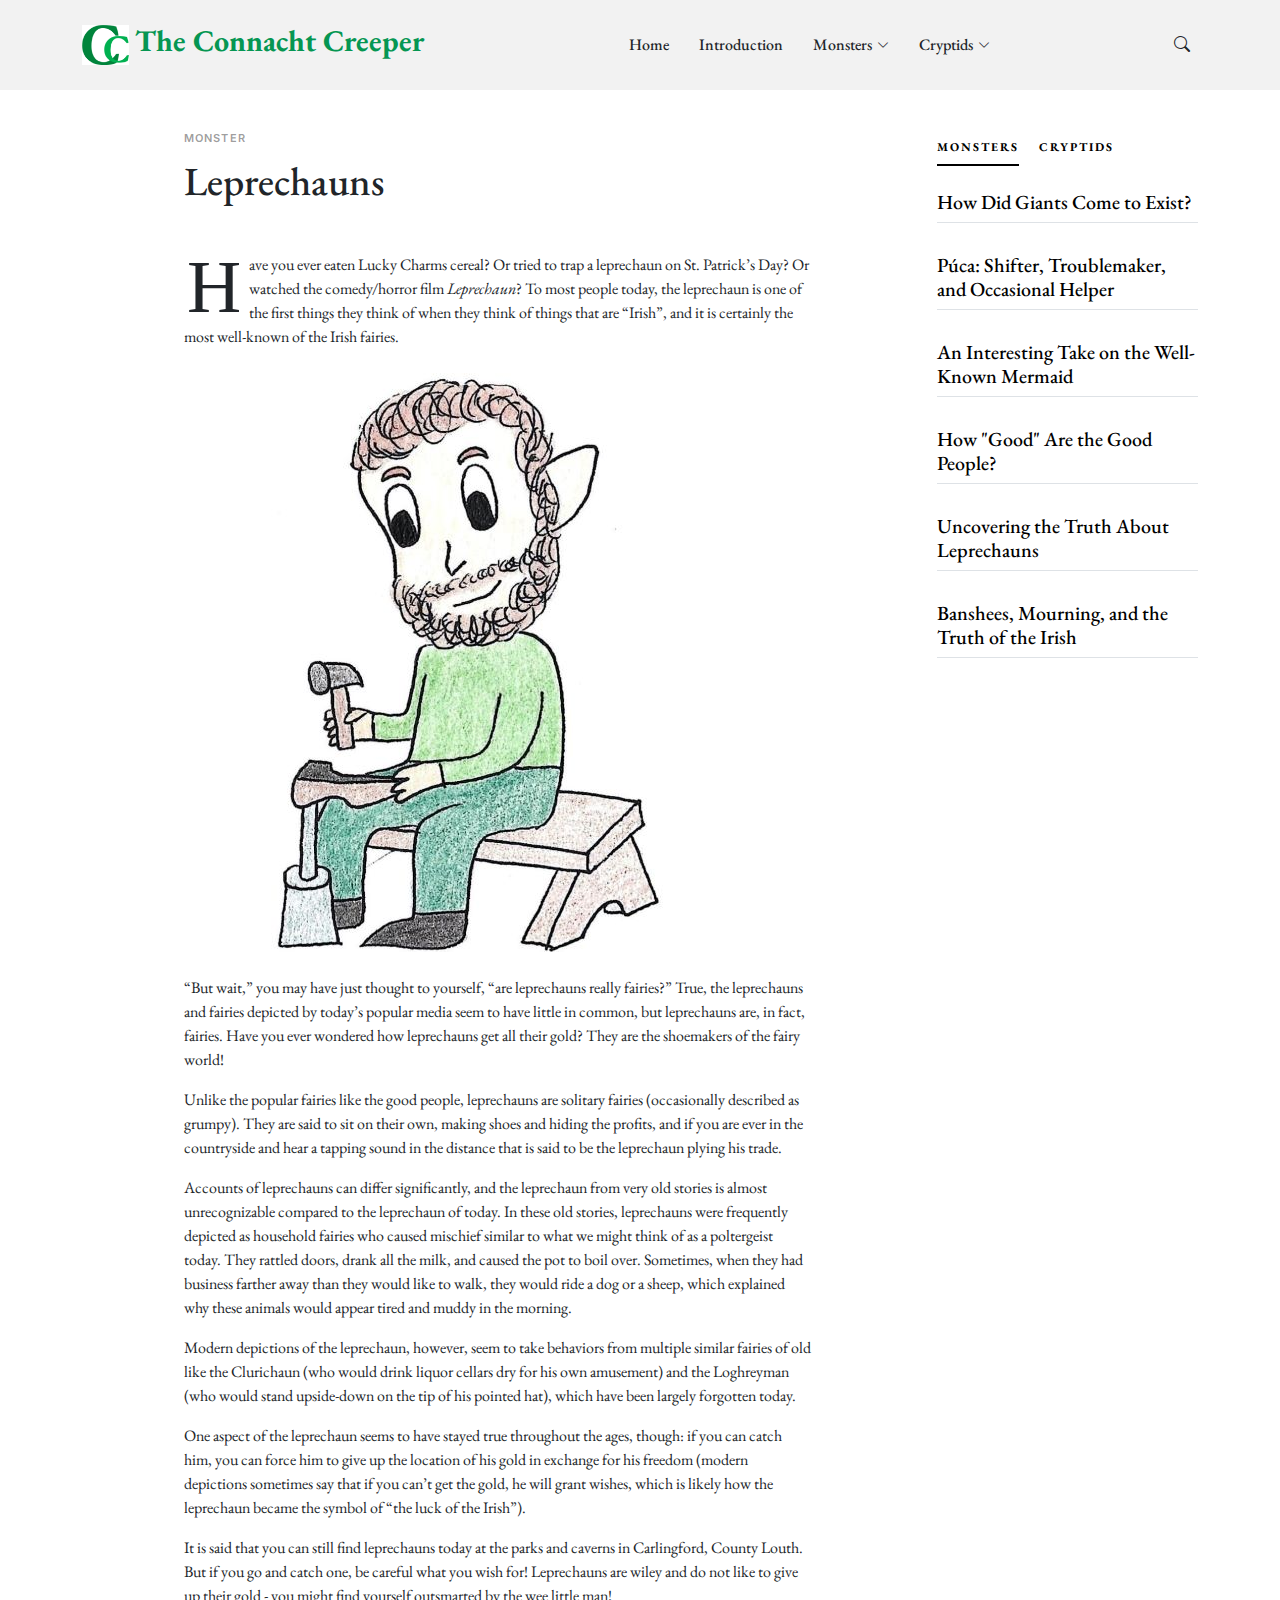
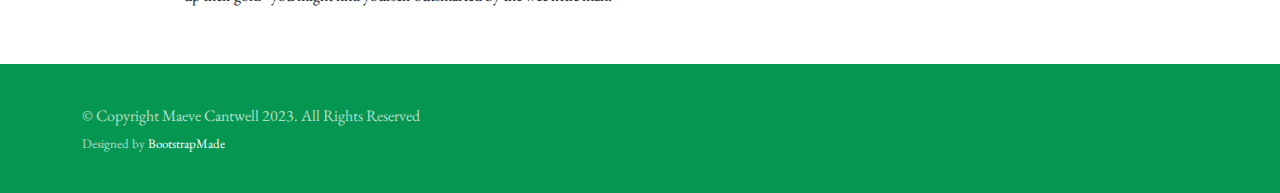
<file: leprechauns.html>
<!DOCTYPE html>
<html lang="en">

<head>
  <meta charset="utf-8">
  <meta content="width=device-width, initial-scale=1.0" name="viewport">

  <title>The Connacht Creeper - Leprechauns</title>
  <meta content="" name="description">
  <meta content="" name="keywords">

  <!-- Favicons -->
  <link href="assets/img/small-logo.png" rel="icon">
  <link href="assets/img/apple-touch-icon.png" rel="apple-touch-icon">

  <!-- Google Fonts -->
  <link rel="preconnect" href="https://fonts.googleapis.com">
  <link rel="preconnect" href="https://fonts.gstatic.com" crossorigin>
  <link href="https://fonts.googleapis.com/css2?family=EB+Garamond:wght@400;500&family=Inter:wght@400;500&family=Playfair+Display:ital,wght@0,400;0,700;1,400;1,700&display=swap" rel="stylesheet">

  <!-- Vendor CSS Files -->
  <link href="assets/vendor/bootstrap/css/bootstrap.min.css" rel="stylesheet">
  <link href="assets/vendor/bootstrap-icons/bootstrap-icons.css" rel="stylesheet">
  <link href="assets/vendor/swiper/swiper-bundle.min.css" rel="stylesheet">
  <link href="assets/vendor/glightbox/css/glightbox.min.css" rel="stylesheet">
  <link href="assets/vendor/aos/aos.css" rel="stylesheet">

  <!-- Template Main CSS Files -->
  <link href="assets/css/variables.css" rel="stylesheet">
  <link href="assets/css/main.css" rel="stylesheet">

  <!-- =======================================================
  * Template Name: ZenBlog
  * Updated: Jul 27 2023 with Bootstrap v5.3.1
  * Template URL: https://bootstrapmade.com/zenblog-bootstrap-blog-template/
  * Author: BootstrapMade.com
  * License: https:///bootstrapmade.com/license/
  ======================================================== -->
</head>

<body>

  <!-- ======= Header ======= -->
  <header id="header" class="header d-flex align-items-center fixed-top">
    <div class="container-fluid container-xl d-flex align-items-center justify-content-between">

      <a href="index.html" class="logo d-flex align-items-center">
        <!-- Uncomment the line below if you also wish to use an image logo -->
        <img src="assets/img/apple-touch-icon.png" alt="">
        <h1>The Connacht Creeper</h1>
      </a>

      <nav id="navbar" class="navbar">
        <ul>
          <li><a href="index.html">Home</a></li>

          <li><a href="introduction.html">Introduction</a></li>

          <li class="dropdown"><a href="monsters.html"><span>Monsters</span> <i class="bi bi-chevron-down dropdown-indicator"></i></a>
            <ul>
              <!-- <li><a href="search-result.html">Search Result</a></li> -->
              <li><a href="giants.html">Giants</a></li>
              <li><a href="pucai.html">P&uacute;ca&iacute;</a></li>
              <li><a href="merrow.html">Merrow</a></li>
              <li class="dropdown"><a href="fairies.html"><span>Fairies</span> <i class="bi bi-chevron-down dropdown-indicator"></i></a>
                <ul>
                  <li><a href="good-people.html">The Good People</a></li>
                  <li><a href="leprechauns.html">Leprechauns</a></li>
                  <li><a href="banshees.html">Banshees</a></li>
                </ul>
              </li>
            </ul>
          </li>

          <li class="dropdown"><a href="cryptids.html"><span>Cryptids</span> <i class="bi bi-chevron-down dropdown-indicator"></i></a>
            <ul>
              <!-- <li><a href="search-result.html">Search Result</a></li> -->
              <li><a href="king-otter.html">The King Otter</a></li>
              <li class="dropdown"><a href="killarney-lakes.html"><span>The Lakes of Killarney</span> <i class="bi bi-chevron-down dropdown-indicator"></i></a>
                <ul>
                  <li><a href="muckross-monster.html">Muckross Lake Monster</a></li>
                  <li><a href="odonaghue.html">Legend of O'Donaghue</a></li>
                </ul>
              </li>
            </ul>
          </li>

          <!-- <li><a href="about.html">About</a></li> -->
          <!-- <li><a href="contact.html">Contact</a></li> -->
        </ul>
      </nav><!-- .navbar -->

      <div class="position-relative">
        <!--<a href="#" class="mx-2"><span class="bi-facebook"></span></a>
        <a href="#" class="mx-2"><span class="bi-twitter"></span></a>
        <a href="#" class="mx-2"><span class="bi-instagram"></span></a>-->

        <a href="#" class="mx-2 js-search-open"><span class="bi-search"></span></a>
        <i class="bi bi-list mobile-nav-toggle"></i>

        <!-- ======= Search Form ======= -->
        <div class="search-form-wrap js-search-form-wrap">
          <form action="search-result.html" class="search-form">
            <span class="icon bi-search"></span>
            <input type="text" placeholder="Search" class="form-control">
            <button class="btn js-search-close"><span class="bi-x"></span></button>
          </form>
        </div><!-- End Search Form -->

      </div>

    </div>

  </header><!-- End Header -->

  <main id="main">

    <section class="single-post-content">
      <div class="container">
        <div class="row">
          <div class="col-md-9 post-content" data-aos="fade-up">

            <!-- ======= Single Post Content ======= -->
            <div class="single-post">
              <div class="post-meta"><span class="date">Monster</span> <!--<span class="mx-1">&bullet;</span> <span>Jul 5th '22</span>--></div>
              <h1 class="mb-5">Leprechauns</h1>
              <p><span class="firstcharacter">H</span>ave you ever eaten Lucky Charms cereal? Or tried to trap a leprechaun on St. Patrick’s Day? Or watched the comedy/horror film <i>Leprechaun</i>? To most people today, the leprechaun is one of the first things they think of when they think of things that are “Irish”, and it is certainly the most well-known of the Irish fairies.</p>

              <figure class="my-4">
                <img src="assets/img/leprechaun1.jpg" alt="" class="img-fluid">
                <!--<figcaption>Lorem ipsum dolor sit amet consectetur adipisicing elit. Explicabo, odit? </figcaption>-->
              </figure>
              <p>“But wait,” you may have just thought to yourself, “are leprechauns really fairies?” True, the leprechauns and fairies depicted by today’s popular media seem to have little in common, but leprechauns are, in fact, fairies. Have you ever wondered how leprechauns get all their gold? They are the shoemakers of the fairy world!</p>
              <p>Unlike the popular fairies like the good people, leprechauns are solitary fairies (occasionally described as grumpy). They are said to sit on their own, making shoes and hiding the profits, and if you are ever in the countryside and hear a tapping sound in the distance that is said to be the leprechaun plying his trade.</p>
              <p>Accounts of leprechauns can differ significantly, and the leprechaun from very old stories is almost unrecognizable compared to the leprechaun of today. In these old stories, leprechauns were frequently depicted as household fairies who caused mischief similar to what we might think of as a poltergeist today. They rattled doors, drank all the milk, and caused the pot to boil over. Sometimes, when they had business farther away than they would like to walk, they would ride a dog or a sheep, which explained why these animals would appear tired and muddy in the morning.</p>
              <p>Modern depictions of the leprechaun, however, seem to take behaviors from multiple similar fairies of old like the Clurichaun (who would drink liquor cellars dry for his own amusement) and the Loghreyman (who would stand upside-down on the tip of his pointed hat), which have been largely forgotten today.</p>
              <p>One aspect of the leprechaun seems to have stayed true throughout the ages, though: if you can catch him, you can force him to give up the location of his gold in exchange for his freedom (modern depictions sometimes say that if you can’t get the gold, he will grant wishes, which is likely how the leprechaun became the symbol of “the luck of the Irish”).</p>
              <!--<figure class="my-4">
                <img src="assets/img/post-landscape-5.jpg" alt="" class="img-fluid">
                <figcaption>Lorem ipsum dolor sit amet consectetur adipisicing elit. Explicabo, odit? </figcaption>
              </figure>-->
              <p>It is said that you can still find leprechauns today at the parks and caverns in Carlingford, County Louth. But if you go and catch one, be careful what you wish for! Leprechauns are wiley and do not like to give up their gold - you might find yourself outsmarted by the wee little man!</p>
            </div><!-- End Single Post Content -->

            <!-- ======= Comments ======= -->
            <!--<div class="comments">
              <h5 class="comment-title py-4">2 Comments</h5>
              <div class="comment d-flex mb-4">
                <div class="flex-shrink-0">
                  <div class="avatar avatar-sm rounded-circle">
                    <img class="avatar-img" src="assets/img/person-5.jpg" alt="" class="img-fluid">
                  </div>
                </div>
                <div class="flex-grow-1 ms-2 ms-sm-3">
                  <div class="comment-meta d-flex align-items-baseline">
                    <h6 class="me-2">Jordan Singer</h6>
                    <span class="text-muted">2d</span>
                  </div>
                  <div class="comment-body">
                    Lorem ipsum, dolor sit amet consectetur adipisicing elit. Non minima ipsum at amet doloremque qui magni, placeat deserunt pariatur itaque laudantium impedit aliquam eligendi repellendus excepturi quibusdam nobis esse accusantium.
                  </div>

                  <div class="comment-replies bg-light p-3 mt-3 rounded">
                    <h6 class="comment-replies-title mb-4 text-muted text-uppercase">2 replies</h6>

                    <div class="reply d-flex mb-4">
                      <div class="flex-shrink-0">
                        <div class="avatar avatar-sm rounded-circle">
                          <img class="avatar-img" src="assets/img/person-4.jpg" alt="" class="img-fluid">
                        </div>
                      </div>
                      <div class="flex-grow-1 ms-2 ms-sm-3">
                        <div class="reply-meta d-flex align-items-baseline">
                          <h6 class="mb-0 me-2">Brandon Smith</h6>
                          <span class="text-muted">2d</span>
                        </div>
                        <div class="reply-body">
                          Lorem ipsum dolor sit, amet consectetur adipisicing elit.
                        </div>
                      </div>
                    </div>
                    <div class="reply d-flex">
                      <div class="flex-shrink-0">
                        <div class="avatar avatar-sm rounded-circle">
                          <img class="avatar-img" src="assets/img/person-3.jpg" alt="" class="img-fluid">
                        </div>
                      </div>
                      <div class="flex-grow-1 ms-2 ms-sm-3">
                        <div class="reply-meta d-flex align-items-baseline">
                          <h6 class="mb-0 me-2">James Parsons</h6>
                          <span class="text-muted">1d</span>
                        </div>
                        <div class="reply-body">
                          Lorem ipsum dolor sit amet, consectetur adipisicing elit. Distinctio dolore sed eos sapiente, praesentium.
                        </div>
                      </div>
                    </div>
                  </div>
                </div>
              </div>
              <div class="comment d-flex">
                <div class="flex-shrink-0">
                  <div class="avatar avatar-sm rounded-circle">
                    <img class="avatar-img" src="assets/img/person-2.jpg" alt="" class="img-fluid">
                  </div>
                </div>
                <div class="flex-shrink-1 ms-2 ms-sm-3">
                  <div class="comment-meta d-flex">
                    <h6 class="me-2">Santiago Roberts</h6>
                    <span class="text-muted">4d</span>
                  </div>
                  <div class="comment-body">
                    Lorem ipsum dolor sit amet consectetur adipisicing elit. Iusto laborum in corrupti dolorum, quas delectus nobis porro accusantium molestias sequi.
                  </div>
                </div>
              </div>
            </div>--><!-- End Comments -->

            <!-- ======= Comments Form ======= -->
            <!--<div class="row justify-content-center mt-5">

              <div class="col-lg-12">
                <h5 class="comment-title">Leave a Comment</h5>
                <div class="row">
                  <div class="col-lg-6 mb-3">
                    <label for="comment-name">Name</label>
                    <input type="text" class="form-control" id="comment-name" placeholder="Enter your name">
                  </div>
                  <div class="col-lg-6 mb-3">
                    <label for="comment-email">Email</label>
                    <input type="text" class="form-control" id="comment-email" placeholder="Enter your email">
                  </div>
                  <div class="col-12 mb-3">
                    <label for="comment-message">Message</label>

                    <textarea class="form-control" id="comment-message" placeholder="Enter your name" cols="30" rows="10"></textarea>
                  </div>
                  <div class="col-12">
                    <input type="submit" class="btn btn-primary" value="Post comment">
                  </div>
                </div>
              </div>
            </div>--><!-- End Comments Form -->

          </div>
          <div class="col-md-3">
            <!-- ======= Sidebar ======= -->
            <div class="aside-block">

              <ul class="nav nav-pills custom-tab-nav mb-4" id="pills-tab" role="tablist">
                <li class="nav-item" role="presentation">
                  <button class="nav-link active" id="pills-popular-tab" data-bs-toggle="pill" data-bs-target="#pills-popular" type="button" role="tab" aria-controls="pills-popular" aria-selected="true">Monsters</button>
                </li>
                <li class="nav-item" role="presentation">
                  <button class="nav-link" id="pills-trending-tab" data-bs-toggle="pill" data-bs-target="#pills-trending" type="button" role="tab" aria-controls="pills-trending" aria-selected="false">Cryptids</button>
                </li>
              </ul>

              <div class="tab-content" id="pills-tabContent">

                <!-- Popular -->
                <div class="tab-pane fade show active" id="pills-popular" role="tabpanel" aria-labelledby="pills-popular-tab">
                  <div class="post-entry-1 border-bottom">
                    <!--<div class="post-meta"><span class="date">Sport</span> <span class="mx-1">&bullet;</span> <span>Jul 5th '22</span></div>-->
                    <h2 class="mb-2"><a href="giants.html">How Did Giants Come to Exist?</a></h2>
                    <!--<span class="author mb-3 d-block">Jenny Wilson</span>-->
                  </div>

                  <div class="post-entry-1 border-bottom">
                    <!--<div class="post-meta"><span class="date">Lifestyle</span> <span class="mx-1">&bullet;</span> <span>Jul 5th '22</span></div>-->
                    <h2 class="mb-2"><a href="pucai.html">P&uacute;ca: Shifter, Troublemaker, and Occasional Helper</a></h2>
                    <!--<span class="author mb-3 d-block">Jenny Wilson</span>-->
                  </div>

                  <div class="post-entry-1 border-bottom">
                    <!--<div class="post-meta"><span class="date">Culture</span> <span class="mx-1">&bullet;</span> <span>Jul 5th '22</span></div>-->
                    <h2 class="mb-2"><a href="merrow.html">An Interesting Take on the Well-Known Mermaid</a></h2>
                    <!--<span class="author mb-3 d-block">Jenny Wilson</span>-->
                  </div>

                  <div class="post-entry-1 border-bottom">
                    <!--<div class="post-meta"><span class="date">Lifestyle</span> <span class="mx-1">&bullet;</span> <span>Jul 5th '22</span></div>-->
                    <h2 class="mb-2"><a href="good-people.html">How "Good" Are the Good People?</a></h2>
                    <!--<span class="author mb-3 d-block">Jenny Wilson</span>-->
                  </div>

                  <div class="post-entry-1 border-bottom">
                    <!--<div class="post-meta"><span class="date">Business</span> <span class="mx-1">&bullet;</span> <span>Jul 5th '22</span></div>-->
                    <h2 class="mb-2"><a href="leprechauns.html">Uncovering the Truth About Leprechauns</a></h2>
                    <!--<span class="author mb-3 d-block">Jenny Wilson</span>-->
                  </div>

                  <div class="post-entry-1 border-bottom">
                    <!--<div class="post-meta"><span class="date">Lifestyle</span> <span class="mx-1">&bullet;</span> <span>Jul 5th '22</span></div>-->
                    <h2 class="mb-2"><a href="banshees.html">Banshees, Mourning, and the Truth of the Irish</a></h2>
                    <!--<span class="author mb-3 d-block">Jenny Wilson</span>-->
                  </div>
                </div> <!-- End Popular -->

                <!-- Trending -->
                <div class="tab-pane fade" id="pills-trending" role="tabpanel" aria-labelledby="pills-trending-tab">
                  <div class="post-entry-1 border-bottom">
                    <!--<div class="post-meta"><span class="date">Lifestyle</span> <span class="mx-1">&bullet;</span> <span>Jul 5th '22</span></div>-->
                    <h2 class="mb-2"><a href="king-otter.html">The King Otter: Then and Now</a></h2>
                    <!--<span class="author mb-3 d-block">Jenny Wilson</span>-->
                  </div>

                  <div class="post-entry-1 border-bottom">
                    <!--<div class="post-meta"><span class="date">Culture</span> <span class="mx-1">&bullet;</span> <span>Jul 5th '22</span></div>-->
                    <h2 class="mb-2"><a href="muckross-monster.html">Exciting Scientific Discovery in Muckross Lake</a></h2>
                    <!--<span class="author mb-3 d-block">Jenny Wilson</span>-->
                  </div>

                  <div class="post-entry-1 border-bottom">
                    <!--<div class="post-meta"><span class="date">Lifestyle</span> <span class="mx-1">&bullet;</span> <span>Jul 5th '22</span></div>-->
                    <h2 class="mb-2"><a href="odonaghue.html">An Ancient Dip into the Lakes of Killarney</a></h2>
                    <!--<span class="author mb-3 d-block">Jenny Wilson</span>-->
                  </div>

                </div> <!-- End Trending -->

              </div>
            </div>

            <!--<div class="aside-block">
              <h3 class="aside-title">Video</h3>
              <div class="video-post">
                <a href="https://www.youtube.com/watch?v=AiFfDjmd0jU" class="glightbox link-video">
                  <span class="bi-play-fill"></span>
                  <img src="assets/img/post-landscape-5.jpg" alt="" class="img-fluid">
                </a>
              </div>
            </div>--><!-- End Video -->

            <!--<div class="aside-block">
              <h3 class="aside-title">Categories</h3>
              <ul class="aside-links list-unstyled">
                <li><a href="category.html"><i class="bi bi-chevron-right"></i> Business</a></li>
                <li><a href="category.html"><i class="bi bi-chevron-right"></i> Culture</a></li>
                <li><a href="category.html"><i class="bi bi-chevron-right"></i> Sport</a></li>
                <li><a href="category.html"><i class="bi bi-chevron-right"></i> Food</a></li>
                <li><a href="category.html"><i class="bi bi-chevron-right"></i> Politics</a></li>
                <li><a href="category.html"><i class="bi bi-chevron-right"></i> Celebrity</a></li>
                <li><a href="category.html"><i class="bi bi-chevron-right"></i> Startups</a></li>
                <li><a href="category.html"><i class="bi bi-chevron-right"></i> Travel</a></li>
              </ul>
            </div>--><!-- End Categories -->

            <!--<div class="aside-block">
              <h3 class="aside-title">Tags</h3>
              <ul class="aside-tags list-unstyled">
                <li><a href="category.html">Business</a></li>
                <li><a href="category.html">Culture</a></li>
                <li><a href="category.html">Sport</a></li>
                <li><a href="category.html">Food</a></li>
                <li><a href="category.html">Politics</a></li>
                <li><a href="category.html">Celebrity</a></li>
                <li><a href="category.html">Startups</a></li>
                <li><a href="category.html">Travel</a></li>
              </ul>
            </div>--><!-- End Tags -->

          </div>
        </div>
      </div>
    </section>
  </main><!-- End #main -->

  <!-- ======= Footer ======= -->
  <footer id="footer" class="footer">

    <div class="footer-legal">
      <div class="container">

        <div class="row justify-content-between">
          <div class="col-md-6 text-center text-md-start mb-3 mb-md-0">
            <div class="copyright">
              © Copyright <strong><span>Maeve Cantwell 2023</span></strong>. All Rights Reserved
            </div>

            <div class="credits">
              <!-- All the links in the footer should remain intact. -->
              <!-- You can delete the links only if you purchased the pro version. -->
              <!-- Licensing information: https://bootstrapmade.com/license/ -->
              <!-- Purchase the pro version with working PHP/AJAX contact form: https://bootstrapmade.com/herobiz-bootstrap-business-template/ -->
              Designed by <a href="https://bootstrapmade.com/">BootstrapMade</a>
            </div>

          </div>

          </div>

        </div>

      </div>
    </div>

  </footer>

  <a href="#" class="scroll-top d-flex align-items-center justify-content-center"><i class="bi bi-arrow-up-short"></i></a>

  <!-- Vendor JS Files -->
  <script src="assets/vendor/bootstrap/js/bootstrap.bundle.min.js"></script>
  <script src="assets/vendor/swiper/swiper-bundle.min.js"></script>
  <script src="assets/vendor/glightbox/js/glightbox.min.js"></script>
  <script src="assets/vendor/aos/aos.js"></script>
  <script src="assets/vendor/php-email-form/validate.js"></script>

  <!-- Template Main JS File -->
  <script src="assets/js/main.js"></script>

</body>

</html>
</file>
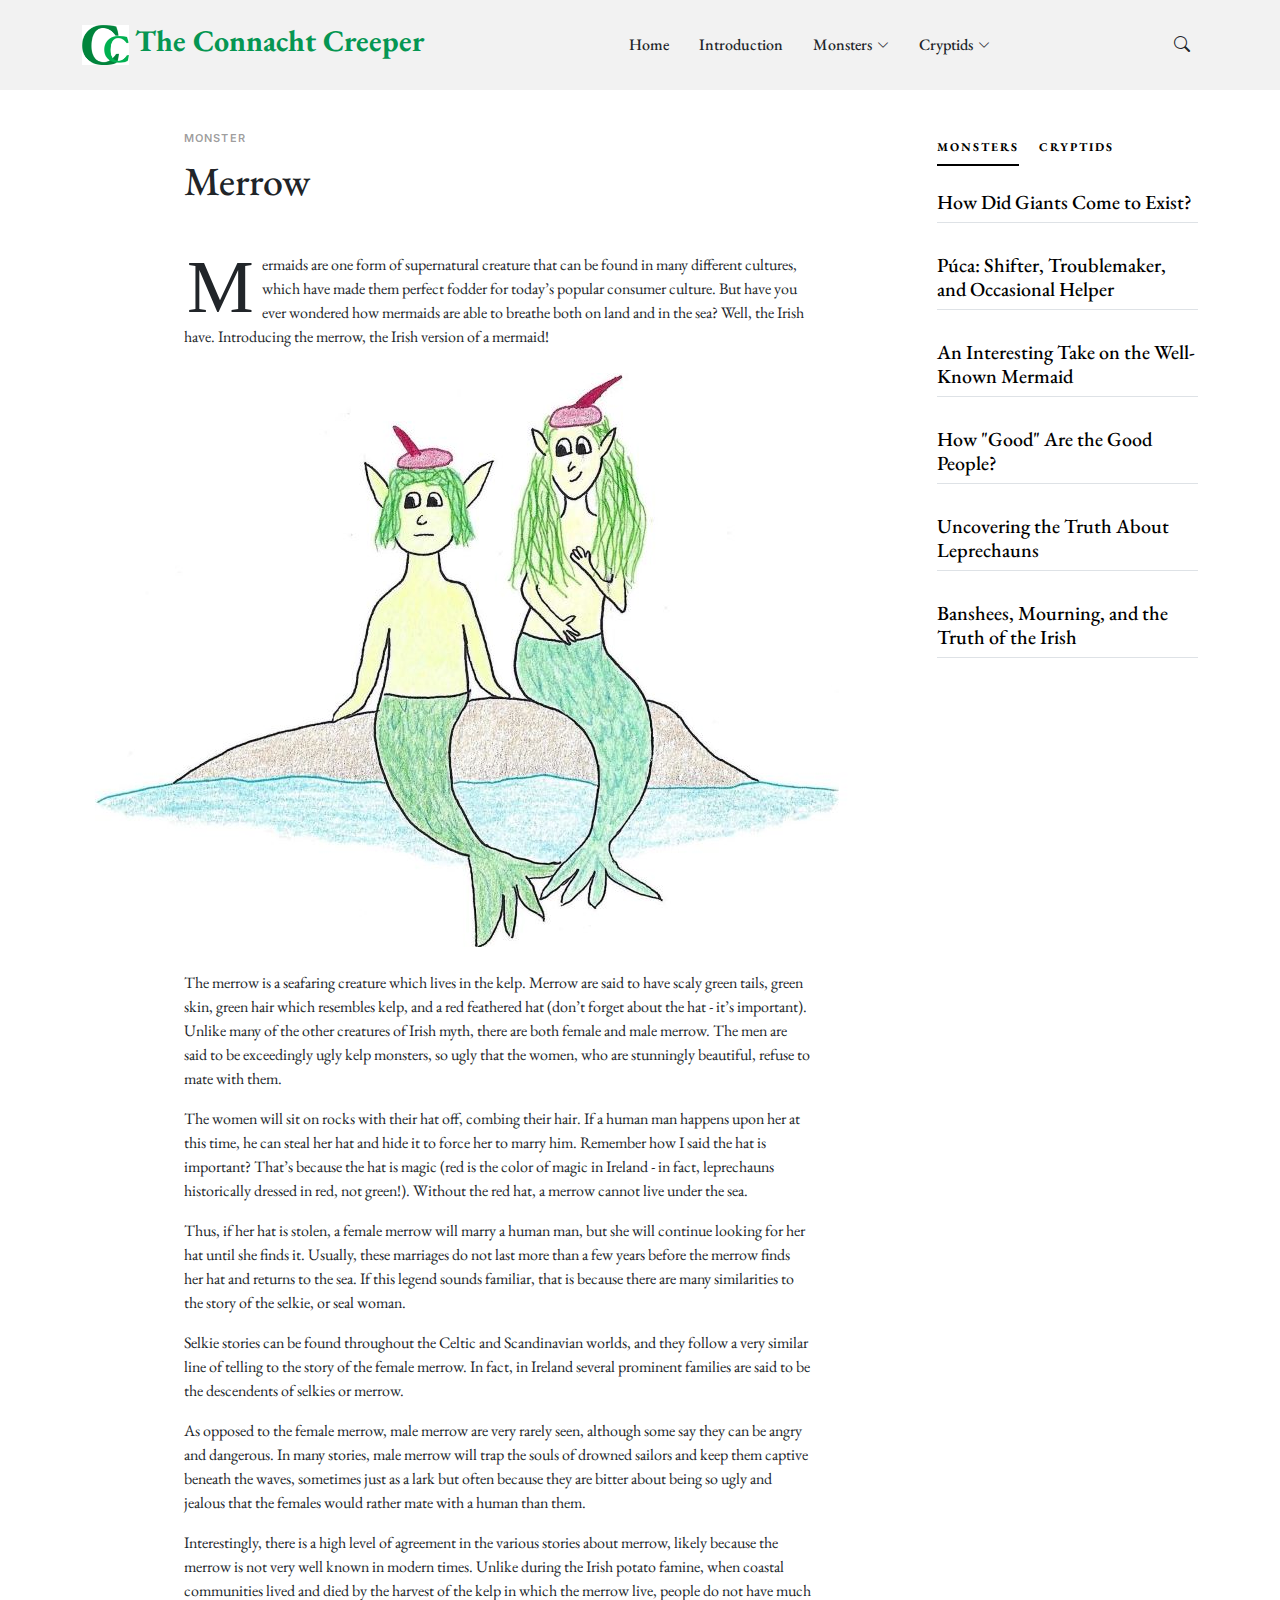
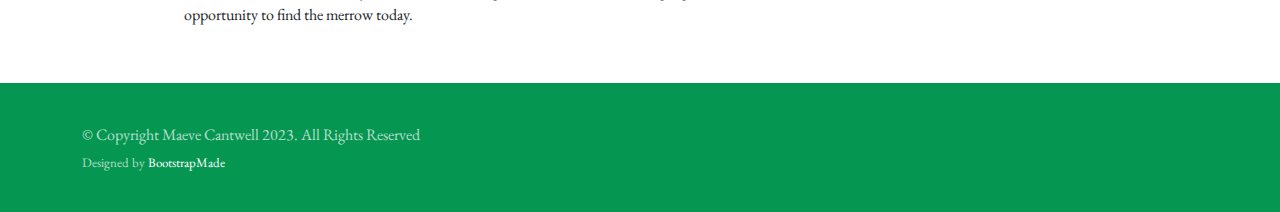
<file: merrow.html>
<!DOCTYPE html>
<html lang="en">

<head>
  <meta charset="utf-8">
  <meta content="width=device-width, initial-scale=1.0" name="viewport">

  <title>The Connacht Creeper - Merrow</title>
  <meta content="" name="description">
  <meta content="" name="keywords">

  <!-- Favicons -->
  <link href="assets/img/small-logo.png" rel="icon">
  <link href="assets/img/apple-touch-icon.png" rel="apple-touch-icon">

  <!-- Google Fonts -->
  <link rel="preconnect" href="https://fonts.googleapis.com">
  <link rel="preconnect" href="https://fonts.gstatic.com" crossorigin>
  <link href="https://fonts.googleapis.com/css2?family=EB+Garamond:wght@400;500&family=Inter:wght@400;500&family=Playfair+Display:ital,wght@0,400;0,700;1,400;1,700&display=swap" rel="stylesheet">

  <!-- Vendor CSS Files -->
  <link href="assets/vendor/bootstrap/css/bootstrap.min.css" rel="stylesheet">
  <link href="assets/vendor/bootstrap-icons/bootstrap-icons.css" rel="stylesheet">
  <link href="assets/vendor/swiper/swiper-bundle.min.css" rel="stylesheet">
  <link href="assets/vendor/glightbox/css/glightbox.min.css" rel="stylesheet">
  <link href="assets/vendor/aos/aos.css" rel="stylesheet">

  <!-- Template Main CSS Files -->
  <link href="assets/css/variables.css" rel="stylesheet">
  <link href="assets/css/main.css" rel="stylesheet">

  <!-- =======================================================
  * Template Name: ZenBlog
  * Updated: Jul 27 2023 with Bootstrap v5.3.1
  * Template URL: https://bootstrapmade.com/zenblog-bootstrap-blog-template/
  * Author: BootstrapMade.com
  * License: https:///bootstrapmade.com/license/
  ======================================================== -->
</head>

<body>

  <!-- ======= Header ======= -->
  <header id="header" class="header d-flex align-items-center fixed-top">
    <div class="container-fluid container-xl d-flex align-items-center justify-content-between">

      <a href="index.html" class="logo d-flex align-items-center">
        <!-- Uncomment the line below if you also wish to use an image logo -->
        <img src="assets/img/apple-touch-icon.png" alt="">
        <h1>The Connacht Creeper</h1>
      </a>

      <nav id="navbar" class="navbar">
        <ul>
          <li><a href="index.html">Home</a></li>

          <li><a href="introduction.html">Introduction</a></li>

          <li class="dropdown"><a href="monsters.html"><span>Monsters</span> <i class="bi bi-chevron-down dropdown-indicator"></i></a>
            <ul>
              <!-- <li><a href="search-result.html">Search Result</a></li> -->
              <li><a href="giants.html">Giants</a></li>
              <li><a href="pucai.html">P&uacute;ca&iacute;</a></li>
              <li><a href="merrow.html">Merrow</a></li>
              <li class="dropdown"><a href="fairies.html"><span>Fairies</span> <i class="bi bi-chevron-down dropdown-indicator"></i></a>
                <ul>
                  <li><a href="good-people.html">The Good People</a></li>
                  <li><a href="leprechauns.html">Leprechauns</a></li>
                  <li><a href="banshees.html">Banshees</a></li>
                </ul>
              </li>
            </ul>
          </li>

          <li class="dropdown"><a href="cryptids.html"><span>Cryptids</span> <i class="bi bi-chevron-down dropdown-indicator"></i></a>
            <ul>
              <!-- <li><a href="search-result.html">Search Result</a></li> -->
              <li><a href="king-otter.html">The King Otter</a></li>
              <li class="dropdown"><a href="killarney-lakes.html"><span>The Lakes of Killarney</span> <i class="bi bi-chevron-down dropdown-indicator"></i></a>
                <ul>
                  <li><a href="muckross-monster.html">Muckross Lake Monster</a></li>
                  <li><a href="odonaghue.html">Legend of O'Donaghue</a></li>
                </ul>
              </li>
            </ul>
          </li>

          <!-- <li><a href="about.html">About</a></li> -->
          <!-- <li><a href="contact.html">Contact</a></li> -->
        </ul>
      </nav><!-- .navbar -->

      <div class="position-relative">
        <!--<a href="#" class="mx-2"><span class="bi-facebook"></span></a>
        <a href="#" class="mx-2"><span class="bi-twitter"></span></a>
        <a href="#" class="mx-2"><span class="bi-instagram"></span></a>-->

        <a href="#" class="mx-2 js-search-open"><span class="bi-search"></span></a>
        <i class="bi bi-list mobile-nav-toggle"></i>

        <!-- ======= Search Form ======= -->
        <div class="search-form-wrap js-search-form-wrap">
          <form action="search-result.html" class="search-form">
            <span class="icon bi-search"></span>
            <input type="text" placeholder="Search" class="form-control">
            <button class="btn js-search-close"><span class="bi-x"></span></button>
          </form>
        </div><!-- End Search Form -->

      </div>

    </div>

  </header><!-- End Header -->

  <main id="main">

    <section class="single-post-content">
      <div class="container">
        <div class="row">
          <div class="col-md-9 post-content" data-aos="fade-up">

            <!-- ======= Single Post Content ======= -->
            <div class="single-post">
              <div class="post-meta"><span class="date">Monster</span> <!--<span class="mx-1">&bullet;</span> <span>Jul 5th '22</span>--></div>
              <h1 class="mb-5">Merrow</h1>
              <p><span class="firstcharacter">M</span>ermaids are one form of supernatural creature that can be found in many different cultures, which have made them perfect fodder for today’s popular consumer culture. But have you ever wondered how mermaids are able to breathe both on land and in the sea? Well, the Irish have. Introducing the merrow, the Irish version of a mermaid!</p>

              <figure class="my-4">
                <img src="assets/img/merrow1.jpg" alt="" class="img-fluid">
                <!--<figcaption>Lorem ipsum dolor sit amet consectetur adipisicing elit. Explicabo, odit? </figcaption>-->
              </figure>
              <p>The merrow is a seafaring creature which lives in the kelp. Merrow are said to have scaly green tails, green skin, green hair which resembles kelp, and a red feathered hat (don’t forget about the hat - it’s important). Unlike many of the other creatures of Irish myth, there are both female and male merrow. The men are said to be exceedingly ugly kelp monsters, so ugly that the women, who are stunningly beautiful, refuse to mate with them.</p>
              <p>The women will sit on rocks with their hat off, combing their hair. If a human man happens upon her at this time, he can steal her hat and hide it to force her to marry him. Remember how I said the hat is important? That’s because the hat is magic (red is the color of magic in Ireland - in fact, leprechauns historically dressed in red, not green!). Without the red hat, a merrow cannot live under the sea.</p>
              <p>Thus, if her hat is stolen, a female merrow will marry a human man, but she will continue looking for her hat until she finds it. Usually, these marriages do not last more than a few years before the merrow finds her hat and returns to the sea. If this legend sounds familiar, that is because there are many similarities to the story of the selkie, or seal woman.</p>
              <p>Selkie stories can be found throughout the Celtic and Scandinavian worlds, and they follow a very similar line of telling to the story of the female merrow. In fact, in Ireland several prominent families are said to be the descendents of selkies or merrow.</p>
              <p>As opposed to the female merrow, male merrow are very rarely seen, although some say they can be angry and dangerous. In many stories, male merrow will trap the souls of drowned sailors and keep them captive beneath the waves, sometimes just as a lark but often because they are bitter about being so ugly and jealous that the females would rather mate with a human than them.</p>
              <!--<figure class="my-4">
                <img src="assets/img/post-landscape-5.jpg" alt="" class="img-fluid">
                <figcaption>Lorem ipsum dolor sit amet consectetur adipisicing elit. Explicabo, odit? </figcaption>
              </figure>-->
              <p>Interestingly, there is a high level of agreement in the various stories about merrow, likely because the merrow is not very well known in modern times. Unlike during the Irish potato famine, when coastal communities lived and died by the harvest of the kelp in which the merrow live, people do not have much opportunity to find the merrow today.</p>
            </div><!-- End Single Post Content -->

            <!-- ======= Comments ======= -->
            <!--<div class="comments">
              <h5 class="comment-title py-4">2 Comments</h5>
              <div class="comment d-flex mb-4">
                <div class="flex-shrink-0">
                  <div class="avatar avatar-sm rounded-circle">
                    <img class="avatar-img" src="assets/img/person-5.jpg" alt="" class="img-fluid">
                  </div>
                </div>
                <div class="flex-grow-1 ms-2 ms-sm-3">
                  <div class="comment-meta d-flex align-items-baseline">
                    <h6 class="me-2">Jordan Singer</h6>
                    <span class="text-muted">2d</span>
                  </div>
                  <div class="comment-body">
                    Lorem ipsum, dolor sit amet consectetur adipisicing elit. Non minima ipsum at amet doloremque qui magni, placeat deserunt pariatur itaque laudantium impedit aliquam eligendi repellendus excepturi quibusdam nobis esse accusantium.
                  </div>

                  <div class="comment-replies bg-light p-3 mt-3 rounded">
                    <h6 class="comment-replies-title mb-4 text-muted text-uppercase">2 replies</h6>

                    <div class="reply d-flex mb-4">
                      <div class="flex-shrink-0">
                        <div class="avatar avatar-sm rounded-circle">
                          <img class="avatar-img" src="assets/img/person-4.jpg" alt="" class="img-fluid">
                        </div>
                      </div>
                      <div class="flex-grow-1 ms-2 ms-sm-3">
                        <div class="reply-meta d-flex align-items-baseline">
                          <h6 class="mb-0 me-2">Brandon Smith</h6>
                          <span class="text-muted">2d</span>
                        </div>
                        <div class="reply-body">
                          Lorem ipsum dolor sit, amet consectetur adipisicing elit.
                        </div>
                      </div>
                    </div>
                    <div class="reply d-flex">
                      <div class="flex-shrink-0">
                        <div class="avatar avatar-sm rounded-circle">
                          <img class="avatar-img" src="assets/img/person-3.jpg" alt="" class="img-fluid">
                        </div>
                      </div>
                      <div class="flex-grow-1 ms-2 ms-sm-3">
                        <div class="reply-meta d-flex align-items-baseline">
                          <h6 class="mb-0 me-2">James Parsons</h6>
                          <span class="text-muted">1d</span>
                        </div>
                        <div class="reply-body">
                          Lorem ipsum dolor sit amet, consectetur adipisicing elit. Distinctio dolore sed eos sapiente, praesentium.
                        </div>
                      </div>
                    </div>
                  </div>
                </div>
              </div>
              <div class="comment d-flex">
                <div class="flex-shrink-0">
                  <div class="avatar avatar-sm rounded-circle">
                    <img class="avatar-img" src="assets/img/person-2.jpg" alt="" class="img-fluid">
                  </div>
                </div>
                <div class="flex-shrink-1 ms-2 ms-sm-3">
                  <div class="comment-meta d-flex">
                    <h6 class="me-2">Santiago Roberts</h6>
                    <span class="text-muted">4d</span>
                  </div>
                  <div class="comment-body">
                    Lorem ipsum dolor sit amet consectetur adipisicing elit. Iusto laborum in corrupti dolorum, quas delectus nobis porro accusantium molestias sequi.
                  </div>
                </div>
              </div>
            </div>--><!-- End Comments -->

            <!-- ======= Comments Form ======= -->
            <!--<div class="row justify-content-center mt-5">

              <div class="col-lg-12">
                <h5 class="comment-title">Leave a Comment</h5>
                <div class="row">
                  <div class="col-lg-6 mb-3">
                    <label for="comment-name">Name</label>
                    <input type="text" class="form-control" id="comment-name" placeholder="Enter your name">
                  </div>
                  <div class="col-lg-6 mb-3">
                    <label for="comment-email">Email</label>
                    <input type="text" class="form-control" id="comment-email" placeholder="Enter your email">
                  </div>
                  <div class="col-12 mb-3">
                    <label for="comment-message">Message</label>

                    <textarea class="form-control" id="comment-message" placeholder="Enter your name" cols="30" rows="10"></textarea>
                  </div>
                  <div class="col-12">
                    <input type="submit" class="btn btn-primary" value="Post comment">
                  </div>
                </div>
              </div>
            </div>--><!-- End Comments Form -->

          </div>
          <div class="col-md-3">
            <!-- ======= Sidebar ======= -->
            <div class="aside-block">

              <ul class="nav nav-pills custom-tab-nav mb-4" id="pills-tab" role="tablist">
                <li class="nav-item" role="presentation">
                  <button class="nav-link active" id="pills-popular-tab" data-bs-toggle="pill" data-bs-target="#pills-popular" type="button" role="tab" aria-controls="pills-popular" aria-selected="true">Monsters</button>
                </li>
                <li class="nav-item" role="presentation">
                  <button class="nav-link" id="pills-trending-tab" data-bs-toggle="pill" data-bs-target="#pills-trending" type="button" role="tab" aria-controls="pills-trending" aria-selected="false">Cryptids</button>
                </li>
              </ul>

              <div class="tab-content" id="pills-tabContent">

                <!-- Popular -->
                <div class="tab-pane fade show active" id="pills-popular" role="tabpanel" aria-labelledby="pills-popular-tab">
                  <div class="post-entry-1 border-bottom">
                    <!--<div class="post-meta"><span class="date">Sport</span> <span class="mx-1">&bullet;</span> <span>Jul 5th '22</span></div>-->
                    <h2 class="mb-2"><a href="giants.html">How Did Giants Come to Exist?</a></h2>
                    <!--<span class="author mb-3 d-block">Jenny Wilson</span>-->
                  </div>

                  <div class="post-entry-1 border-bottom">
                    <!--<div class="post-meta"><span class="date">Lifestyle</span> <span class="mx-1">&bullet;</span> <span>Jul 5th '22</span></div>-->
                    <h2 class="mb-2"><a href="pucai.html">P&uacute;ca: Shifter, Troublemaker, and Occasional Helper</a></h2>
                    <!--<span class="author mb-3 d-block">Jenny Wilson</span>-->
                  </div>

                  <div class="post-entry-1 border-bottom">
                    <!--<div class="post-meta"><span class="date">Culture</span> <span class="mx-1">&bullet;</span> <span>Jul 5th '22</span></div>-->
                    <h2 class="mb-2"><a href="merrow.html">An Interesting Take on the Well-Known Mermaid</a></h2>
                    <!--<span class="author mb-3 d-block">Jenny Wilson</span>-->
                  </div>

                  <div class="post-entry-1 border-bottom">
                    <!--<div class="post-meta"><span class="date">Lifestyle</span> <span class="mx-1">&bullet;</span> <span>Jul 5th '22</span></div>-->
                    <h2 class="mb-2"><a href="good-people.html">How "Good" Are the Good People?</a></h2>
                    <!--<span class="author mb-3 d-block">Jenny Wilson</span>-->
                  </div>

                  <div class="post-entry-1 border-bottom">
                    <!--<div class="post-meta"><span class="date">Business</span> <span class="mx-1">&bullet;</span> <span>Jul 5th '22</span></div>-->
                    <h2 class="mb-2"><a href="leprechauns.html">Uncovering the Truth About Leprechauns</a></h2>
                    <!--<span class="author mb-3 d-block">Jenny Wilson</span>-->
                  </div>

                  <div class="post-entry-1 border-bottom">
                    <!--<div class="post-meta"><span class="date">Lifestyle</span> <span class="mx-1">&bullet;</span> <span>Jul 5th '22</span></div>-->
                    <h2 class="mb-2"><a href="banshees.html">Banshees, Mourning, and the Truth of the Irish</a></h2>
                    <!--<span class="author mb-3 d-block">Jenny Wilson</span>-->
                  </div>
                </div> <!-- End Popular -->

                <!-- Trending -->
                <div class="tab-pane fade" id="pills-trending" role="tabpanel" aria-labelledby="pills-trending-tab">
                  <div class="post-entry-1 border-bottom">
                    <!--<div class="post-meta"><span class="date">Lifestyle</span> <span class="mx-1">&bullet;</span> <span>Jul 5th '22</span></div>-->
                    <h2 class="mb-2"><a href="king-otter.html">The King Otter: Then and Now</a></h2>
                    <!--<span class="author mb-3 d-block">Jenny Wilson</span>-->
                  </div>

                  <div class="post-entry-1 border-bottom">
                    <!--<div class="post-meta"><span class="date">Culture</span> <span class="mx-1">&bullet;</span> <span>Jul 5th '22</span></div>-->
                    <h2 class="mb-2"><a href="muckross-monster.html">Exciting Scientific Discovery in Muckross Lake</a></h2>
                    <!--<span class="author mb-3 d-block">Jenny Wilson</span>-->
                  </div>

                  <div class="post-entry-1 border-bottom">
                    <!--<div class="post-meta"><span class="date">Lifestyle</span> <span class="mx-1">&bullet;</span> <span>Jul 5th '22</span></div>-->
                    <h2 class="mb-2"><a href="odonaghue.html">An Ancient Dip into the Lakes of Killarney</a></h2>
                    <!--<span class="author mb-3 d-block">Jenny Wilson</span>-->
                  </div>

                </div> <!-- End Trending -->

              </div>
            </div>

            <!--<div class="aside-block">
              <h3 class="aside-title">Video</h3>
              <div class="video-post">
                <a href="https://www.youtube.com/watch?v=AiFfDjmd0jU" class="glightbox link-video">
                  <span class="bi-play-fill"></span>
                  <img src="assets/img/post-landscape-5.jpg" alt="" class="img-fluid">
                </a>
              </div>
            </div>--><!-- End Video -->

            <!--<div class="aside-block">
              <h3 class="aside-title">Categories</h3>
              <ul class="aside-links list-unstyled">
                <li><a href="category.html"><i class="bi bi-chevron-right"></i> Business</a></li>
                <li><a href="category.html"><i class="bi bi-chevron-right"></i> Culture</a></li>
                <li><a href="category.html"><i class="bi bi-chevron-right"></i> Sport</a></li>
                <li><a href="category.html"><i class="bi bi-chevron-right"></i> Food</a></li>
                <li><a href="category.html"><i class="bi bi-chevron-right"></i> Politics</a></li>
                <li><a href="category.html"><i class="bi bi-chevron-right"></i> Celebrity</a></li>
                <li><a href="category.html"><i class="bi bi-chevron-right"></i> Startups</a></li>
                <li><a href="category.html"><i class="bi bi-chevron-right"></i> Travel</a></li>
              </ul>
            </div>--><!-- End Categories -->

            <!--<div class="aside-block">
              <h3 class="aside-title">Tags</h3>
              <ul class="aside-tags list-unstyled">
                <li><a href="category.html">Business</a></li>
                <li><a href="category.html">Culture</a></li>
                <li><a href="category.html">Sport</a></li>
                <li><a href="category.html">Food</a></li>
                <li><a href="category.html">Politics</a></li>
                <li><a href="category.html">Celebrity</a></li>
                <li><a href="category.html">Startups</a></li>
                <li><a href="category.html">Travel</a></li>
              </ul>
            </div>--><!-- End Tags -->

          </div>
        </div>
      </div>
    </section>
  </main><!-- End #main -->

  <!-- ======= Footer ======= -->
  <footer id="footer" class="footer">

    <div class="footer-legal">
      <div class="container">

        <div class="row justify-content-between">
          <div class="col-md-6 text-center text-md-start mb-3 mb-md-0">
            <div class="copyright">
              © Copyright <strong><span>Maeve Cantwell 2023</span></strong>. All Rights Reserved
            </div>

            <div class="credits">
              <!-- All the links in the footer should remain intact. -->
              <!-- You can delete the links only if you purchased the pro version. -->
              <!-- Licensing information: https://bootstrapmade.com/license/ -->
              <!-- Purchase the pro version with working PHP/AJAX contact form: https://bootstrapmade.com/herobiz-bootstrap-business-template/ -->
              Designed by <a href="https://bootstrapmade.com/">BootstrapMade</a>
            </div>

          </div>

          </div>

        </div>

      </div>
    </div>

  </footer>

  <a href="#" class="scroll-top d-flex align-items-center justify-content-center"><i class="bi bi-arrow-up-short"></i></a>

  <!-- Vendor JS Files -->
  <script src="assets/vendor/bootstrap/js/bootstrap.bundle.min.js"></script>
  <script src="assets/vendor/swiper/swiper-bundle.min.js"></script>
  <script src="assets/vendor/glightbox/js/glightbox.min.js"></script>
  <script src="assets/vendor/aos/aos.js"></script>
  <script src="assets/vendor/php-email-form/validate.js"></script>

  <!-- Template Main JS File -->
  <script src="assets/js/main.js"></script>

</body>

</html>
</file>
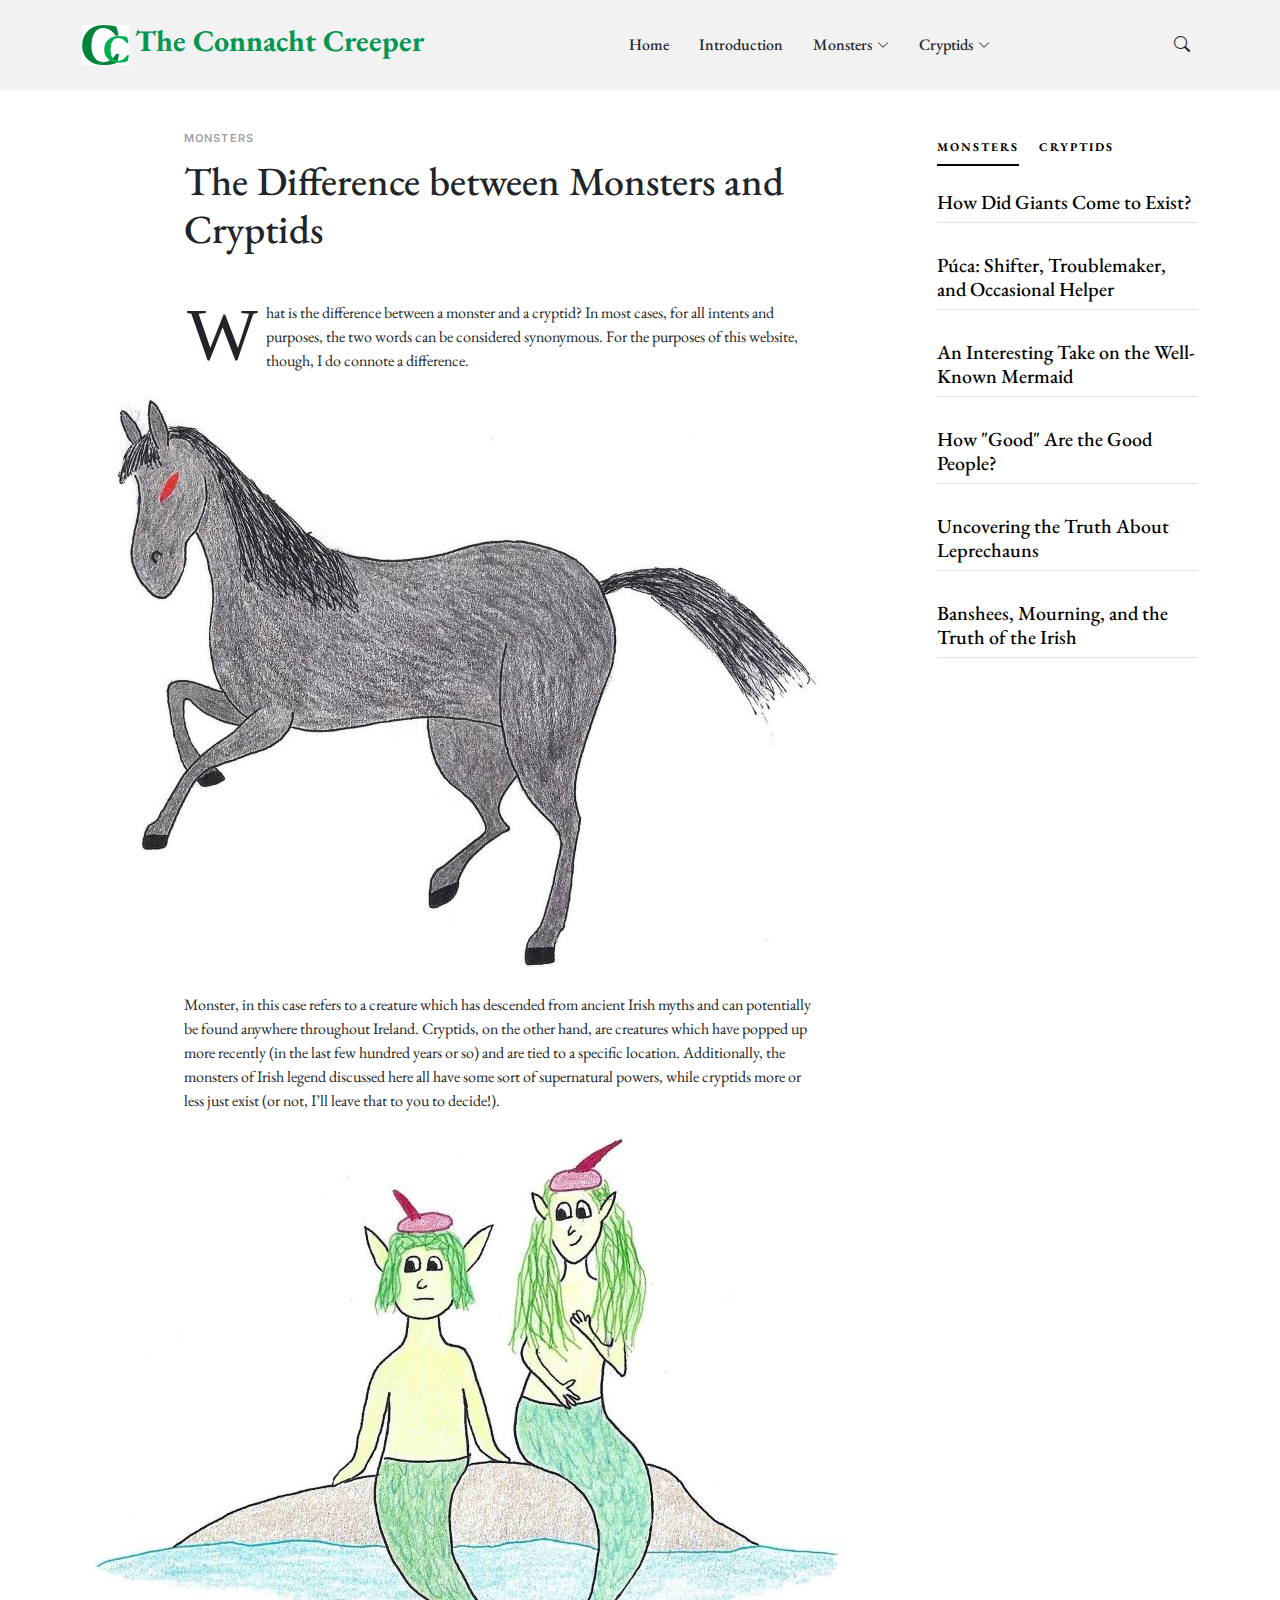
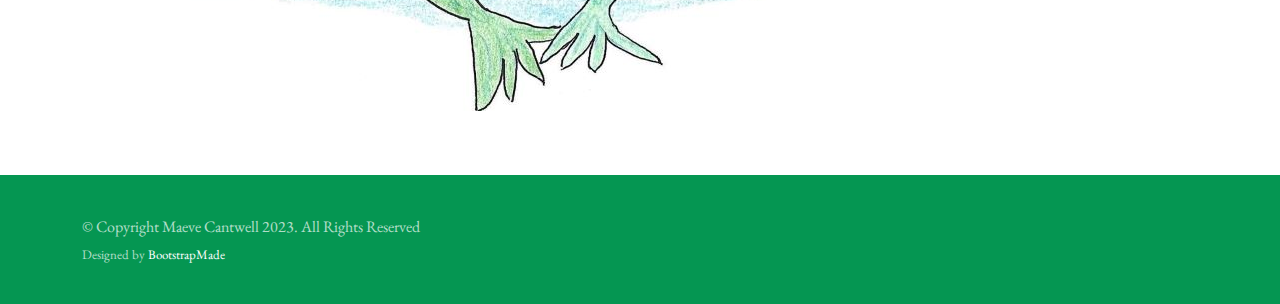
<file: monsters.html>
<!DOCTYPE html>
<html lang="en">

<head>
  <meta charset="utf-8">
  <meta content="width=device-width, initial-scale=1.0" name="viewport">

  <title>The Connacht Creeper - Monsters</title>
  <meta content="" name="description">
  <meta content="" name="keywords">

  <!-- Favicons -->
  <link href="assets/img/small-logo.png" rel="icon">
  <link href="assets/img/apple-touch-icon.png" rel="apple-touch-icon">

  <!-- Google Fonts -->
  <link rel="preconnect" href="https://fonts.googleapis.com">
  <link rel="preconnect" href="https://fonts.gstatic.com" crossorigin>
  <link href="https://fonts.googleapis.com/css2?family=EB+Garamond:wght@400;500&family=Inter:wght@400;500&family=Playfair+Display:ital,wght@0,400;0,700;1,400;1,700&display=swap" rel="stylesheet">

  <!-- Vendor CSS Files -->
  <link href="assets/vendor/bootstrap/css/bootstrap.min.css" rel="stylesheet">
  <link href="assets/vendor/bootstrap-icons/bootstrap-icons.css" rel="stylesheet">
  <link href="assets/vendor/swiper/swiper-bundle.min.css" rel="stylesheet">
  <link href="assets/vendor/glightbox/css/glightbox.min.css" rel="stylesheet">
  <link href="assets/vendor/aos/aos.css" rel="stylesheet">

  <!-- Template Main CSS Files -->
  <link href="assets/css/variables.css" rel="stylesheet">
  <link href="assets/css/main.css" rel="stylesheet">

  <!-- =======================================================
  * Template Name: ZenBlog
  * Updated: Jul 27 2023 with Bootstrap v5.3.1
  * Template URL: https://bootstrapmade.com/zenblog-bootstrap-blog-template/
  * Author: BootstrapMade.com
  * License: https:///bootstrapmade.com/license/
  ======================================================== -->
</head>

<body>

  <!-- ======= Header ======= -->
  <header id="header" class="header d-flex align-items-center fixed-top">
    <div class="container-fluid container-xl d-flex align-items-center justify-content-between">

      <a href="index.html" class="logo d-flex align-items-center">
        <!-- Uncomment the line below if you also wish to use an image logo -->
        <img src="assets/img/apple-touch-icon.png" alt="">
        <h1>The Connacht Creeper</h1>
      </a>

      <nav id="navbar" class="navbar">
        <ul>
          <li><a href="index.html">Home</a></li>

          <li><a href="introduction.html">Introduction</a></li>

          <li class="dropdown"><a href="monsters.html"><span>Monsters</span> <i class="bi bi-chevron-down dropdown-indicator"></i></a>
            <ul>
              <!-- <li><a href="search-result.html">Search Result</a></li> -->
              <li><a href="giants.html">Giants</a></li>
              <li><a href="pucai.html">P&uacute;ca&iacute;</a></li>
              <li><a href="merrow.html">Merrow</a></li>
              <li class="dropdown"><a href="fairies.html"><span>Fairies</span> <i class="bi bi-chevron-down dropdown-indicator"></i></a>
                <ul>
                  <li><a href="good-people.html">The Good People</a></li>
                  <li><a href="leprechauns.html">Leprechauns</a></li>
                  <li><a href="banshees.html">Banshees</a></li>
                </ul>
              </li>
            </ul>
          </li>

          <li class="dropdown"><a href="cryptids.html"><span>Cryptids</span> <i class="bi bi-chevron-down dropdown-indicator"></i></a>
            <ul>
              <!-- <li><a href="search-result.html">Search Result</a></li> -->
              <li><a href="king-otter.html">The King Otter</a></li>
              <li class="dropdown"><a href="killarney-lakes.html"><span>The Lakes of Killarney</span> <i class="bi bi-chevron-down dropdown-indicator"></i></a>
                <ul>
                  <li><a href="muckross-monster.html">Muckross Lake Monster</a></li>
                  <li><a href="odonaghue.html">Legend of O'Donaghue</a></li>
                </ul>
              </li>
            </ul>
          </li>

          <!-- <li><a href="about.html">About</a></li> -->
          <!-- <li><a href="contact.html">Contact</a></li> -->
        </ul>
      </nav><!-- .navbar -->

      <div class="position-relative">
        <!--<a href="#" class="mx-2"><span class="bi-facebook"></span></a>
        <a href="#" class="mx-2"><span class="bi-twitter"></span></a>
        <a href="#" class="mx-2"><span class="bi-instagram"></span></a>-->

        <a href="#" class="mx-2 js-search-open"><span class="bi-search"></span></a>
        <i class="bi bi-list mobile-nav-toggle"></i>

        <!-- ======= Search Form ======= -->
        <div class="search-form-wrap js-search-form-wrap">
          <form action="search-result.html" class="search-form">
            <span class="icon bi-search"></span>
            <input type="text" placeholder="Search" class="form-control">
            <button class="btn js-search-close"><span class="bi-x"></span></button>
          </form>
        </div><!-- End Search Form -->

      </div>

    </div>

  </header><!-- End Header -->

  <main id="main">

    <section class="single-post-content">
      <div class="container">
        <div class="row">
          <div class="col-md-9 post-content" data-aos="fade-up">

            <!-- ======= Single Post Content ======= -->
            <div class="single-post">
              <div class="post-meta"><span class="date">Monsters</span> <!--<span class="mx-1">&bullet;</span> <span>Jul 5th '22</span>--></div>
              <h1 class="mb-5">The Difference between Monsters and Cryptids</h1>
              <p><span class="firstcharacter">W</span>hat is the difference between a monster and a cryptid? In most cases, for all intents and purposes, the two words can be considered synonymous. For the purposes of this website, though, I do connote a difference.</p>

              <figure class="my-4">
                <img src="assets/img/puca11.jpg" alt="" class="img-fluid">
                <!--<figcaption>Lorem ipsum dolor sit amet consectetur adipisicing elit. Explicabo, odit? </figcaption>-->
              </figure>
              <p>Monster, in this case refers to a creature which has descended from ancient Irish myths and can potentially be found anywhere throughout Ireland. Cryptids, on the other hand, are creatures which have popped up more recently (in the last few hundred years or so) and are tied to a specific location. Additionally, the monsters of Irish legend discussed here all have some sort of supernatural powers, while cryptids more or less just exist (or not, I’ll leave that to you to decide!).</p>
              <figure class="my-4">
                <img src="assets/img/merrow1.jpg" alt="" class="img-fluid">
                <!--<figcaption>Lorem ipsum dolor sit amet consectetur adipisicing elit. Explicabo, odit? </figcaption>-->
              </figure>
            </div><!-- End Single Post Content -->

            <!-- ======= Comments ======= -->
            <!--<div class="comments">
              <h5 class="comment-title py-4">2 Comments</h5>
              <div class="comment d-flex mb-4">
                <div class="flex-shrink-0">
                  <div class="avatar avatar-sm rounded-circle">
                    <img class="avatar-img" src="assets/img/person-5.jpg" alt="" class="img-fluid">
                  </div>
                </div>
                <div class="flex-grow-1 ms-2 ms-sm-3">
                  <div class="comment-meta d-flex align-items-baseline">
                    <h6 class="me-2">Jordan Singer</h6>
                    <span class="text-muted">2d</span>
                  </div>
                  <div class="comment-body">
                    Lorem ipsum, dolor sit amet consectetur adipisicing elit. Non minima ipsum at amet doloremque qui magni, placeat deserunt pariatur itaque laudantium impedit aliquam eligendi repellendus excepturi quibusdam nobis esse accusantium.
                  </div>

                  <div class="comment-replies bg-light p-3 mt-3 rounded">
                    <h6 class="comment-replies-title mb-4 text-muted text-uppercase">2 replies</h6>

                    <div class="reply d-flex mb-4">
                      <div class="flex-shrink-0">
                        <div class="avatar avatar-sm rounded-circle">
                          <img class="avatar-img" src="assets/img/person-4.jpg" alt="" class="img-fluid">
                        </div>
                      </div>
                      <div class="flex-grow-1 ms-2 ms-sm-3">
                        <div class="reply-meta d-flex align-items-baseline">
                          <h6 class="mb-0 me-2">Brandon Smith</h6>
                          <span class="text-muted">2d</span>
                        </div>
                        <div class="reply-body">
                          Lorem ipsum dolor sit, amet consectetur adipisicing elit.
                        </div>
                      </div>
                    </div>
                    <div class="reply d-flex">
                      <div class="flex-shrink-0">
                        <div class="avatar avatar-sm rounded-circle">
                          <img class="avatar-img" src="assets/img/person-3.jpg" alt="" class="img-fluid">
                        </div>
                      </div>
                      <div class="flex-grow-1 ms-2 ms-sm-3">
                        <div class="reply-meta d-flex align-items-baseline">
                          <h6 class="mb-0 me-2">James Parsons</h6>
                          <span class="text-muted">1d</span>
                        </div>
                        <div class="reply-body">
                          Lorem ipsum dolor sit amet, consectetur adipisicing elit. Distinctio dolore sed eos sapiente, praesentium.
                        </div>
                      </div>
                    </div>
                  </div>
                </div>
              </div>
              <div class="comment d-flex">
                <div class="flex-shrink-0">
                  <div class="avatar avatar-sm rounded-circle">
                    <img class="avatar-img" src="assets/img/person-2.jpg" alt="" class="img-fluid">
                  </div>
                </div>
                <div class="flex-shrink-1 ms-2 ms-sm-3">
                  <div class="comment-meta d-flex">
                    <h6 class="me-2">Santiago Roberts</h6>
                    <span class="text-muted">4d</span>
                  </div>
                  <div class="comment-body">
                    Lorem ipsum dolor sit amet consectetur adipisicing elit. Iusto laborum in corrupti dolorum, quas delectus nobis porro accusantium molestias sequi.
                  </div>
                </div>
              </div>
            </div>--><!-- End Comments -->

            <!-- ======= Comments Form ======= -->
            <!--<div class="row justify-content-center mt-5">

              <div class="col-lg-12">
                <h5 class="comment-title">Leave a Comment</h5>
                <div class="row">
                  <div class="col-lg-6 mb-3">
                    <label for="comment-name">Name</label>
                    <input type="text" class="form-control" id="comment-name" placeholder="Enter your name">
                  </div>
                  <div class="col-lg-6 mb-3">
                    <label for="comment-email">Email</label>
                    <input type="text" class="form-control" id="comment-email" placeholder="Enter your email">
                  </div>
                  <div class="col-12 mb-3">
                    <label for="comment-message">Message</label>

                    <textarea class="form-control" id="comment-message" placeholder="Enter your name" cols="30" rows="10"></textarea>
                  </div>
                  <div class="col-12">
                    <input type="submit" class="btn btn-primary" value="Post comment">
                  </div>
                </div>
              </div>
            </div>--><!-- End Comments Form -->

          </div>
          <div class="col-md-3">
            <!-- ======= Sidebar ======= -->
            <div class="aside-block">

              <ul class="nav nav-pills custom-tab-nav mb-4" id="pills-tab" role="tablist">
                <li class="nav-item" role="presentation">
                  <button class="nav-link active" id="pills-popular-tab" data-bs-toggle="pill" data-bs-target="#pills-popular" type="button" role="tab" aria-controls="pills-popular" aria-selected="true">Monsters</button>
                </li>
                <li class="nav-item" role="presentation">
                  <button class="nav-link" id="pills-trending-tab" data-bs-toggle="pill" data-bs-target="#pills-trending" type="button" role="tab" aria-controls="pills-trending" aria-selected="false">Cryptids</button>
                </li>
              </ul>

              <div class="tab-content" id="pills-tabContent">

                <!-- Popular -->
                <div class="tab-pane fade show active" id="pills-popular" role="tabpanel" aria-labelledby="pills-popular-tab">
                  <div class="post-entry-1 border-bottom">
                    <!--<div class="post-meta"><span class="date">Sport</span> <span class="mx-1">&bullet;</span> <span>Jul 5th '22</span></div>-->
                    <h2 class="mb-2"><a href="giants.html">How Did Giants Come to Exist?</a></h2>
                    <!--<span class="author mb-3 d-block">Jenny Wilson</span>-->
                  </div>

                  <div class="post-entry-1 border-bottom">
                    <!--<div class="post-meta"><span class="date">Lifestyle</span> <span class="mx-1">&bullet;</span> <span>Jul 5th '22</span></div>-->
                    <h2 class="mb-2"><a href="pucai.html">P&uacute;ca: Shifter, Troublemaker, and Occasional Helper</a></h2>
                    <!--<span class="author mb-3 d-block">Jenny Wilson</span>-->
                  </div>

                  <div class="post-entry-1 border-bottom">
                    <!--<div class="post-meta"><span class="date">Culture</span> <span class="mx-1">&bullet;</span> <span>Jul 5th '22</span></div>-->
                    <h2 class="mb-2"><a href="merrow.html">An Interesting Take on the Well-Known Mermaid</a></h2>
                    <!--<span class="author mb-3 d-block">Jenny Wilson</span>-->
                  </div>

                  <div class="post-entry-1 border-bottom">
                    <!--<div class="post-meta"><span class="date">Lifestyle</span> <span class="mx-1">&bullet;</span> <span>Jul 5th '22</span></div>-->
                    <h2 class="mb-2"><a href="good-people.html">How "Good" Are the Good People?</a></h2>
                    <!--<span class="author mb-3 d-block">Jenny Wilson</span>-->
                  </div>

                  <div class="post-entry-1 border-bottom">
                    <!--<div class="post-meta"><span class="date">Business</span> <span class="mx-1">&bullet;</span> <span>Jul 5th '22</span></div>-->
                    <h2 class="mb-2"><a href="leprechauns.html">Uncovering the Truth About Leprechauns</a></h2>
                    <!--<span class="author mb-3 d-block">Jenny Wilson</span>-->
                  </div>

                  <div class="post-entry-1 border-bottom">
                    <!--<div class="post-meta"><span class="date">Lifestyle</span> <span class="mx-1">&bullet;</span> <span>Jul 5th '22</span></div>-->
                    <h2 class="mb-2"><a href="banshees.html">Banshees, Mourning, and the Truth of the Irish</a></h2>
                    <!--<span class="author mb-3 d-block">Jenny Wilson</span>-->
                  </div>
                </div> <!-- End Popular -->

                <!-- Trending -->
                <div class="tab-pane fade" id="pills-trending" role="tabpanel" aria-labelledby="pills-trending-tab">
                  <div class="post-entry-1 border-bottom">
                    <!--<div class="post-meta"><span class="date">Lifestyle</span> <span class="mx-1">&bullet;</span> <span>Jul 5th '22</span></div>-->
                    <h2 class="mb-2"><a href="king-otter.html">The King Otter: Then and Now</a></h2>
                    <!--<span class="author mb-3 d-block">Jenny Wilson</span>-->
                  </div>

                  <div class="post-entry-1 border-bottom">
                    <!--<div class="post-meta"><span class="date">Culture</span> <span class="mx-1">&bullet;</span> <span>Jul 5th '22</span></div>-->
                    <h2 class="mb-2"><a href="muckross-monster.html">Exciting Scientific Discovery in Muckross Lake</a></h2>
                    <!--<span class="author mb-3 d-block">Jenny Wilson</span>-->
                  </div>

                  <div class="post-entry-1 border-bottom">
                    <!--<div class="post-meta"><span class="date">Lifestyle</span> <span class="mx-1">&bullet;</span> <span>Jul 5th '22</span></div>-->
                    <h2 class="mb-2"><a href="odonaghue.html">An Ancient Dip into the Lakes of Killarney</a></h2>
                    <!--<span class="author mb-3 d-block">Jenny Wilson</span>-->
                  </div>

                </div> <!-- End Trending -->

              </div>
            </div>

            <!--<div class="aside-block">
              <h3 class="aside-title">Video</h3>
              <div class="video-post">
                <a href="https://www.youtube.com/watch?v=AiFfDjmd0jU" class="glightbox link-video">
                  <span class="bi-play-fill"></span>
                  <img src="assets/img/post-landscape-5.jpg" alt="" class="img-fluid">
                </a>
              </div>
            </div>--><!-- End Video -->

            <!--<div class="aside-block">
              <h3 class="aside-title">Categories</h3>
              <ul class="aside-links list-unstyled">
                <li><a href="category.html"><i class="bi bi-chevron-right"></i> Business</a></li>
                <li><a href="category.html"><i class="bi bi-chevron-right"></i> Culture</a></li>
                <li><a href="category.html"><i class="bi bi-chevron-right"></i> Sport</a></li>
                <li><a href="category.html"><i class="bi bi-chevron-right"></i> Food</a></li>
                <li><a href="category.html"><i class="bi bi-chevron-right"></i> Politics</a></li>
                <li><a href="category.html"><i class="bi bi-chevron-right"></i> Celebrity</a></li>
                <li><a href="category.html"><i class="bi bi-chevron-right"></i> Startups</a></li>
                <li><a href="category.html"><i class="bi bi-chevron-right"></i> Travel</a></li>
              </ul>
            </div>--><!-- End Categories -->

            <!--<div class="aside-block">
              <h3 class="aside-title">Tags</h3>
              <ul class="aside-tags list-unstyled">
                <li><a href="category.html">Business</a></li>
                <li><a href="category.html">Culture</a></li>
                <li><a href="category.html">Sport</a></li>
                <li><a href="category.html">Food</a></li>
                <li><a href="category.html">Politics</a></li>
                <li><a href="category.html">Celebrity</a></li>
                <li><a href="category.html">Startups</a></li>
                <li><a href="category.html">Travel</a></li>
              </ul>
            </div>--><!-- End Tags -->

          </div>
        </div>
      </div>
    </section>
  </main><!-- End #main -->

  <!-- ======= Footer ======= -->
  <footer id="footer" class="footer">

    <div class="footer-legal">
      <div class="container">

        <div class="row justify-content-between">
          <div class="col-md-6 text-center text-md-start mb-3 mb-md-0">
            <div class="copyright">
              © Copyright <strong><span>Maeve Cantwell 2023</span></strong>. All Rights Reserved
            </div>

            <div class="credits">
              <!-- All the links in the footer should remain intact. -->
              <!-- You can delete the links only if you purchased the pro version. -->
              <!-- Licensing information: https://bootstrapmade.com/license/ -->
              <!-- Purchase the pro version with working PHP/AJAX contact form: https://bootstrapmade.com/herobiz-bootstrap-business-template/ -->
              Designed by <a href="https://bootstrapmade.com/">BootstrapMade</a>
            </div>

          </div>

          </div>

        </div>

      </div>
    </div>

  </footer>

  <a href="#" class="scroll-top d-flex align-items-center justify-content-center"><i class="bi bi-arrow-up-short"></i></a>

  <!-- Vendor JS Files -->
  <script src="assets/vendor/bootstrap/js/bootstrap.bundle.min.js"></script>
  <script src="assets/vendor/swiper/swiper-bundle.min.js"></script>
  <script src="assets/vendor/glightbox/js/glightbox.min.js"></script>
  <script src="assets/vendor/aos/aos.js"></script>
  <script src="assets/vendor/php-email-form/validate.js"></script>

  <!-- Template Main JS File -->
  <script src="assets/js/main.js"></script>

</body>

</html>
</file>
<file: assets/css/variables.css>
/**
* Template Name: ZenBlog
* File: variables.css
* Description: Easily customize colors, typography, and other repetitive properties used in the template main stylesheet file main.css
* 
* Template URL: https://bootstrapmade.com/zenblog-bootstrap-blog-template/
* Author: BootstrapMade.com
* License: https://bootstrapmade.com/license/
* 
* Contents:
* 1. ZenBlog template variables 
* 2. Override default Bootstrap variables
* 3. Set color and background class names
*
* Learn more about CSS variables at https://developer.mozilla.org/en-US/docs/Web/CSS/Using_CSS_custom_properties
*/

/*--------------------------------------------------------------
# 1. ZenBlog template variables 
--------------------------------------------------------------*/
:root {

  /* Fonts */
  --font-default: 'EB Garamond', system-ui, -apple-system, "Segoe UI", Roboto, "Helvetica Neue", Arial, "Noto Sans", "Liberation Sans", sans-serif, "Apple Color Emoji", "Segoe UI Emoji", "Segoe UI Symbol", "Noto Color Emoji";
  --font-primary: 'EB Garamond', serif; /*'Playfair Display', serif;*/
  --font-secondary: 'Inter', sans-serif;

  /* Colors */
  /* The *-rgb color names are simply the RGB converted value of the corresponding color for use in the rgba() function */

  /* Default text color */
  --color-default: #212529;
  --color-default-rgb: 33, 37, 41;

  /* Defult links color */
  --color-links: #212529;
  --color-links-hover: #15171a;

  /* Primay colors */
  --color-primary: #212529;
  --color-primary-light: #26282c;
  --color-primary-dark: #0b0c0e;

  --color-primary-rgb: 33, 37, 41;
  --color-primary-light-rgb: 38, 40, 44;
  --color-primary-dark-rgb: 11, 12, 14;

  /* Secondary colors */
  --color-secondary: #596d80;
  --color-secondary-light: #8498aa;
  --color-secondary-dark: #404f5c;

  --color-secondary-rgb: 89, 109, 128;
  --color-secondary-light-rgb: 132, 152, 170;
  --color-secondary-dark-rgb: 64, 79, 92;

  /* General colors */
  --color-blue: #0d6efd;
  --color-blue-rgb: 13, 110, 253;

  --color-indigo: #6610f2;
  --color-indigo-rgb: 102, 16, 242;

  --color-purple: #6f42c1;
  --color-purple-rgb: 111, 66, 193;
  
  --color-pink: #f3268c;
  --color-pink-rgb: 243, 38, 140;

  --color-red: #df1529;
  --color-red-rgb: 223, 21, 4;

  --color-orange: #fd7e14;
  --color-orange-rgb: 253, 126, 20;

  --color-yellow: #ffc107;
  --color-yellow-rgb: 255, 193, 7;

  --color-green: #059652;
  --color-green-rgb: 5, 150, 82;

  --color-teal: #20c997;
  --color-teal-rgb: 32, 201, 151;

  --color-cyan: #0dcaf0;
  --color-cyan-rgb: 13, 202, 240;

  --color-white: #ffffff;
  --color-white-rgb: 255, 255, 255;

  --color-gray: #6c757d;
  --color-gray-rgb: 108, 117, 125;

  --color-black: #000000;
  --color-black-rgb: 0, 0, 0;
}

/*--------------------------------------------------------------
# 2. Override default Bootstrap variables
--------------------------------------------------------------*/
:root {
  --bs-blue: var(--color-blue);
  --bs-indigo: var(--color-indigo);
  --bs-purple: var(--color-purple);
  --bs-pink: var(--color-pink);
  --bs-red: var(--color-red);
  --bs-orange: var(--color-orange);
  --bs-yellow: var(--color-yellow);
  --bs-green: var(--color-green);
  --bs-teal: var(--color-teal);
  --bs-cyan: var(--color-cyan);
  --bs-white: var(--color-white);
  --bs-gray: var(--color-gray);
  --bs-gray-dark: #343a40;
  --bs-gray-100: #f8f9fa;
  --bs-gray-200: #e9ecef;
  --bs-gray-300: #dee2e6;
  --bs-gray-400: #ced4da;
  --bs-gray-500: #adb5bd;
  --bs-gray-600: #6c757d;
  --bs-gray-700: #495057;
  --bs-gray-800: #343a40;
  --bs-gray-900: #212529;
  --bs-primary: var(--color-blue);
  --bs-secondary: var(--color-blue);
  --bs-success: #198754;
  --bs-info: #0dcaf0;
  --bs-warning: #ffc107;
  --bs-danger: #dc3545;
  --bs-light: #f8f9fa;
  --bs-dark: #212529;
  --bs-primary-rgb: var(--color-primary-rgb);
  --bs-secondary-rgb: var(--color-secondary-rgb);
  --bs-success-rgb: 25, 135, 84;
  --bs-info-rgb: 13, 202, 240;
  --bs-warning-rgb: 255, 193, 7;
  --bs-danger-rgb: 220, 53, 69;
  --bs-light-rgb: 248, 249, 250;
  --bs-dark-rgb: 33, 37, 41;
  --bs-white-rgb: var(--color-white-rgb);
  --bs-black-rgb: var(--color-black-rgb);
  --bs-body-color-rgb: var(--color-default-rgb);
  --bs-body-bg-rgb: 255, 255, 255;
  --bs-font-sans-serif: var(--font-default);
  --bs-font-monospace: SFMono-Regular, Menlo, Monaco, Consolas, "Liberation Mono", "Courier New", monospace;
  --bs-gradient: linear-gradient(180deg, rgba(255, 255, 255, 0.15), rgba(255, 255, 255, 0));
  --bs-body-font-family: var(--font-default);
  --bs-body-font-size: 1rem;
  --bs-body-font-weight: 400;
  --bs-body-line-height: 1.5;
  --bs-body-color: var(--color-default);
  --bs-body-bg: #fff;
}

/*--------------------------------------------------------------
# 3. Set color and background class names
--------------------------------------------------------------*/
/* Fonts */
.font-default { font-family: var(--font-default) !important; }
.font-primary { font-family: var(--font-primary) !important;}
.font-secondary { font-family: var(--font-secondary) !important; }

/* Text Colors */
.color-default { color: var(--color-default) !important; }
.color-links { color: var(--color-links) !important; }
.color-links:hover { color: var(--color-links-hover) !important; }
.color-primary { color: var(--color-primary) !important; }
.color-primary-light { color: var(--color-primary-light) !important; }
.color-primary-dark { color: var(--color-primary-dark) !important; }
.color-secondary { color: var(--color-secondary) !important; }
.color-secondary-light { color: var(--color-secondary-light) !important; }
.color-secondary-dark { color: var(--color-secondary-dark) !important; }
.color-blue { color: var(--color-blue) !important; }
.color-indigo { color: var(--color-indigo) !important; }
.color-purple { color: var(--color-purple) !important; }
.color-pink { color: var(--color-pink) !important; }
.color-red { color: var(--color-red) !important; }
.color-orange { color: var(--color-orange) !important; }
.color-yellow { color: var(--color-yellow) !important; }
.color-green { color: var(--color-green) !important; }
.color-teal { color: var(--color-teal) !important; }
.color-cyan { color: var(--color-cyan) !important; }
.color-white { color: var(--color-white) !important; }
.color-gray { color: var(--color-gray) !important; }
.color-black { color: var(--color-black) !important; }

/* Background Colors */
.bg-default { background-color: var(--color-default) !important; }
.bg-primary { background-color: var(--color-primary) !important; }
.bg-primary-light { background-color: var(--color-primary-light) !important; }
.bg-primary-dark { background-color: var(--color-primary-dark) !important; }
.bg-secondary { background-color: var(--color-secondary) !important; }
.bg-secondary-light { background-color: var(--color-secondary-light) !important; }
.bg-secondary-dark { background-color: var(--color-secondary-dark) !important; }
.bg-blue { background-color: var(--color-blue) !important; }
.bg-indigo { background-color: var(--color-indigo) !important; }
.bg-purple { background-color: var(--color-purple) !important; }
.bg-pink { background-color: var(--color-pink) !important; }
.bg-red { background-color: var(--color-red) !important; }
.bg-orange { background-color: var(--color-orange) !important; }
.bg-yellow { background-color: var(--color-yellow) !important; }
.bg-green { background-color: var(--color-green) !important; }
.bg-teal { background-color: var(--color-teal) !important; }
.bg-cyan { background-color: var(--color-cyan) !important; }
.bg-white { background-color: var(--color-white) !important; }
.bg-gray { background-color: var(--color-gray) !important; }
.bg-black { background-color: var(--color-black) !important; }
</file>
<file: assets/css/main.css>
/**
* Template Name: ZenBlog
* Updated: Jul 27 2023 with Bootstrap v5.3.1
* Template URL: https://bootstrapmade.com/zenblog-bootstrap-blog-template/
* Author: BootstrapMade.com
* License: https:///bootstrapmade.com/license/
*/

/**
* Check out variables.css for easy customization of colors, typography, and other repetitive properties
*/
/*--------------------------------------------------------------
# General
--------------------------------------------------------------*/
:root {
  scroll-behavior: smooth;
}

body {
  color: rgba(var(--color-primary-rgb), 1);
}

a {
  color: var(--color-links);
  text-decoration: none;
}

a:hover {
  color: var(--color-links-hover);
  text-decoration: none;
}

h1,
h2,
h3,
h4,
h5,
h6 {
  font-family: var(--font-primary);
}

#main {
  margin-top: 90px;
}

/*--------------------------------------------------------------
# Sections & Section Header
--------------------------------------------------------------*/
section {
  padding: 40px 0;
  overflow: hidden;
}

.section-header {
  border-bottom: 2px solid var(--color-black);
}

.section-header h2 {
  font-size: 50px;
  color: var(--color-black);
}

.section-header p {
  margin-bottom: 0;
}

/*--------------------------------------------------------------
# Scroll top button
--------------------------------------------------------------*/
.scroll-top {
  position: fixed;
  visibility: hidden;
  opacity: 0;
  right: 15px;
  bottom: 15px;
  z-index: 99999;
  background: var(--color-primary);
  width: 40px;
  height: 40px;
  border-radius: 4px;
  transition: all 0.4s;
}

.scroll-top i {
  font-size: 24px;
  color: #fff;
  line-height: 0;
}

.scroll-top:hover {
  background: rgba(var(--color-primary-rgb), 0.8);
  color: #fff;
}

.scroll-top.active {
  visibility: visible;
  opacity: 1;
}

/*--------------------------------------------------------------
# Page title
--------------------------------------------------------------*/
.page-title {
  font-size: 70px;
  color: var(--color-black);
}

/* Form Input Fieldds */
.form-control:active,
.form-control:focus {
  outline: none;
  box-shadow: none;
  border-color: var(--color-black);
}

.btn:active,
.btn:focus {
  outline: none;
}

.btn.btn-primary {
  background-color: var(--color-black);
  color: var(--color-white);
  border-color: var(--color-black);
}

/*--------------------------------------------------------------
# Header
--------------------------------------------------------------*/
.header {
  height: 90px;
  transition: all 0.5s;
  z-index: 997;
  background: #f2f2f2;
}

.header.sticked {
  height: 70px;
}

.header .logo img {
  max-height: 40px;
  margin-right: 6px;
}

.header .logo h1 {
  font-size: 30px;
  font-weight: 700;
  color: var(--color-green);
  font-family: var(--font-primary);
}

.search-form-wrap {
  position: absolute;
  right: 0;
  top: 0;
  z-index: 9;
  transition: 0.3s all ease;
  visibility: hidden;
  opacity: 0;
}

.search-form-wrap .search-form {
  position: relative;
}

.search-form-wrap .search-form .form-control {
  width: 300px;
  border: none;
  box-shadow: 0 15px 20px -10px rgba(var(--color-black-rgb), 0.1);
  padding-left: 40px;
  padding-right: 40px;
}

.search-form-wrap .search-form .form-control:active,
.search-form-wrap .search-form .form-control:focus {
  outline: none;
  box-shadow: none;
}

.search-form-wrap .search-form .icon {
  position: absolute;
  left: 0;
  top: 7px;
  opacity: 0.5;
  left: 10px;
}

.search-form-wrap .search-form .btn {
  position: absolute;
  top: 2px;
  right: 4px;
  padding: 0;
  margin: 0;
  line-height: 1;
  font-size: 30px;
}

.search-form-wrap .search-form .btn:active,
.search-form-wrap .search-form .btn:focus {
  outline: none;
  box-shadow: none;
}

.search-form-wrap.active {
  visibility: visible;
  opacity: 1;
}

section {
  scroll-margin-top: 70px;
}

/*--------------------------------------------------------------
# Desktop Navigation
--------------------------------------------------------------*/
@media (min-width: 1280px) {
  .navbar {
    padding: 0;
  }

  .navbar ul {
    margin: 0;
    padding: 0;
    display: flex;
    list-style: none;
    align-items: center;
  }

  .navbar li {
    position: relative;
  }

  .navbar a,
  .navbar a:focus {
    display: flex;
    align-items: center;
    justify-content: space-between;
    padding: 10px 0 10px 30px;
    font-family: var(--font-default);
    font-size: 16px;
    font-weight: 500;
    color: rgba(var(--color-default-rgb), 1);
    white-space: nowrap;
    transition: 0.3s;
  }

  .navbar a i,
  .navbar a:focus i {
    font-size: 12px;
    line-height: 0;
    margin-left: 5px;
  }

  .navbar a:hover,
  .navbar .active,
  .navbar .active:focus,
  .navbar li:hover>a {
    color: var(--color-default);
  }

  .navbar .getstarted,
  .navbar .getstarted:focus {
    background: var(--color-primary);
    padding: 8px 20px;
    margin-left: 30px;
    border-radius: 4px;
    color: var(--color-white);
  }

  .navbar .getstarted:hover,
  .navbar .getstarted:focus:hover {
    color: var(--color-white);
    background: rgba(var(--color-primary-rgb), 0.8);
  }

  .navbar .dropdown ul {
    display: block;
    position: absolute;
    left: 14px;
    top: calc(100% + 30px);
    margin: 0;
    padding: 10px 0;
    z-index: 99;
    opacity: 0;
    visibility: hidden;
    background: var(--color-white);
    box-shadow: 0px 0px 30px rgba(127, 137, 161, 0.25);
    transition: 0.3s;
    border-radius: 4px;
  }

  .navbar .dropdown ul li {
    min-width: 200px;
  }

  .navbar .dropdown ul a {
    padding: 10px 20px;
    font-size: 15px;
    text-transform: none;
    font-weight: 400;
  }

  .navbar .dropdown ul a i {
    font-size: 12px;
  }

  .navbar .dropdown ul a:hover,
  .navbar .dropdown ul .active:hover,
  .navbar .dropdown ul li:hover>a {
    color: var(--color-primary);
  }

  .navbar .dropdown:hover>ul {
    opacity: 1;
    top: 100%;
    visibility: visible;
  }

  .navbar .dropdown .dropdown ul {
    top: 0;
    left: calc(100% - 30px);
    visibility: hidden;
  }

  .navbar .dropdown .dropdown:hover>ul {
    opacity: 1;
    top: 0;
    left: 100%;
    visibility: visible;
  }
}

@media (min-width: 1280px) and (max-width: 1366px) {
  .navbar .dropdown .dropdown ul {
    left: -90%;
  }

  .navbar .dropdown .dropdown:hover>ul {
    left: -100%;
  }
}

.mobile-nav-toggle {
  display: none;
}

/*--------------------------------------------------------------
# Mobile Navigation
--------------------------------------------------------------*/
@media (max-width: 1279px) {
  .navbar {
    padding: 0;
    z-index: 9997;
  }

  .navbar ul {
    display: none;
    position: absolute;
    inset: 55px 15px 15px 15px;
    padding: 10px 0;
    margin: 0;
    border-radius: 10px;
    background-color: var(--color-white);
    overflow-y: auto;
    transition: 0.3s;
    z-index: 9998;
  }

  .navbar a,
  .navbar a:focus {
    display: flex;
    align-items: center;
    justify-content: space-between;
    padding: 10px 20px;
    font-family: var(--font-primary);
    font-size: 15px;
    font-weight: 600;
    color: var(--color-primary);
    white-space: nowrap;
    transition: 0.3s;
  }

  .navbar a i,
  .navbar a:focus i {
    font-size: 12px;
    line-height: 0;
    margin-left: 5px;
  }

  .navbar a:hover,
  .navbar .active,
  .navbar .active:focus,
  .navbar li:hover>a {
    color: var(--color-primary);
  }

  .navbar .dropdown ul,
  .navbar .dropdown .dropdown ul {
    position: static;
    display: none;
    z-index: 99;
    padding: 10px 0;
    margin: 10px 20px;
    background: var(--color-white);
    transition: all 0.5s ease-in-out;
    box-shadow: 0px 0px 30px rgba(var(--color-black-rgb), 0.1);
  }

  .navbar .dropdown>.dropdown-active,
  .navbar .dropdown .dropdown>.dropdown-active {
    display: block;
  }

  .mobile-nav-toggle {
    display: inline-block;
    color: var(--color-secondary);
    font-size: 28px;
    cursor: pointer;
    line-height: 0;
    transition: 0.5s;
  }

  .mobile-nav-toggle.bi-x {
    color: var(--color-black);
  }

  .mobile-nav-active {
    overflow: hidden;
  }

  .mobile-nav-active .mobile-nav-toggle {
    position: fixed;
    top: 15px;
    right: 15px;
    z-index: 9999;
    color: var(--color-white);
  }

  .mobile-nav-active .navbar {
    position: fixed;
    overflow: hidden;
    inset: 0;
    background: rgba(var(--color-black-rgb), 0.6);
    transition: 0.3s;
  }

  .mobile-nav-active .navbar>ul {
    display: block;
  }
}

/*--------------------------------------------------------------
# Posts
--------------------------------------------------------------*/
.post-entry-1 {
  margin-bottom: 30px;
}

.post-entry-1 img {
  margin-bottom: 30px;
}

.post-entry-1 h2 {
  margin-bottom: 20px;
  font-size: 20px;
  font-weight: 500;
  line-height: 1.2;
  font-weight: 500;
}

.post-entry-1 h2 a {
  color: var(--color-black);
}

.post-entry-1.lg h2 {
  font-size: 40px;
  line-height: 1;
}

.post-meta {
  font-size: 11px;
  letter-spacing: 0.07rem;
  text-transform: uppercase;
  font-weight: 600;
  font-family: var(--font-secondary);
  color: rgba(var(--color-black-rgb), 0.4);
  margin-bottom: 10px;
}

@media (max-width: 768px) {
  .custom-border {
    border: none !important;
  }
}

.author .photo {
  margin-right: 10px;
}

.author .photo img {
  width: 40px;
  border-radius: 50%;
  margin-bottom: 0;
}

.author .name h3 {
  margin: 0;
  padding: 0;
  font-size: 15px;
  font-family: var(--font-secondary);
}

.trending {
  border: 1px solid rgba(var(--color-black-rgb), 0.1);
}

.trending>h3 {
  color: var(--color-black);
  padding: 20px;
  border-bottom: 1px solid rgba(var(--color-black-rgb), 0.1);
}

.trending .trending-post {
  padding: 0;
  margin: 0;
}

.trending .trending-post li {
  padding: 0;
  margin: 0;
  list-style: none;
  display: block;
}

.trending .trending-post li a {
  display: block;
  padding: 20px;
  border-bottom: 1px solid rgba(var(--color-black-rgb), 0.1);
  position: relative;
  overflow: hidden;
}

.trending .trending-post li a .number {
  position: absolute;
  z-index: -1;
  font-size: 5rem;
  left: -10px;
  top: -20px;
  font-weight: 700;
  color: rgba(var(--color-black-rgb), 0.05);
}

.trending .trending-post li a h3 {
  font-size: 18px;
  color: rgba(var(--color-black-rgb), 0.9);
}

.trending .trending-post li a .author {
  color: rgba(var(--color-black-rgb), 0.7);
  font-weight: 500;
}

.trending .trending-post li a:hover h3 {
  color: rgba(var(--color-black-rgb), 1);
}

.trending .trending-post li:last-child a {
  border-bottom: none;
}

.post-entry-2 {
  margin-bottom: 30px;
}

.post-entry-2 .post-meta {
  font-size: 11px;
  letter-spacing: 0.07rem;
  text-transform: uppercase;
  font-weight: 600;
  font-family: var(--font-secondary);
  color: rgba(var(--color-black-rgb), 0.4);
  margin-bottom: 10px;
}

.post-entry-2 .author {
  color: rgba(var(--color-black-rgb), 0.7);
  font-weight: 500;
  margin-bottom: 20px;
  display: block;
}

.post-entry-2 .thumbnail {
  flex: 0 0 65%;
}

@media (max-width: 960px) {
  .post-entry-2 .thumbnail {
    flex: 0 0 100%;
    margin-bottom: 20px;
  }
}

.post-entry-2.half .thumbnail {
  flex: 0 0 50%;
}

@media (max-width: 768px) {
  .post-entry-2.half .thumbnail {
    flex: 0 0 100%;
    margin-bottom: 20px;
  }
}

.post-entry-2.small-img .thumbnail {
  flex: 0 0 30%;
}

@media (max-width: 768px) {
  .post-entry-2.small-img .thumbnail {
    flex: 0 0 100%;
    margin-bottom: 20px;
  }
}

.img-bg {
  height: 500px;
  background-size: cover;
  background-repeat: no-repeat;
  position: relative;
  background-position: center center;
}

@media (max-width: 768px) {
  .img-bg {
    height: 400px;
  }
}

.img-bg:before {
  position: absolute;
  content: "";
  background: rgb(0, 0, 0);
  background: linear-gradient(0deg, rgb(0, 0, 0) 0%, rgba(0, 0, 0, 0) 100%);
  opacity: 0.5;
  bottom: 0;
  left: 0;
  right: 0;
  z-index: 1;
  top: 0;
}

.img-bg .img-bg-inner {
  position: relative;
  z-index: 2;
  max-width: 700px;
  position: relative;
  padding-left: 100px;
  padding-right: 100px;
  margin-bottom: 50px;
}

@media (max-width: 768px) {
  .img-bg .img-bg-inner {
    padding-left: 30px;
    padding-right: 30px;
    margin-bottom: 50px;
  }
}

.img-bg .img-bg-inner h2,
.img-bg .img-bg-inner p {
  color: var(--color-white);
}

@media (max-width: 500px) {
  .img-bg .img-bg-inner p {
    display: none;
  }
}

.custom-swiper-button-next,
.custom-swiper-button-prev {
  position: absolute;
  top: 50%;
  transform: translateY(-50%);
  z-index: 9;
}

@media (max-width: 768px) {

  .custom-swiper-button-next,
  .custom-swiper-button-prev {
    display: none;
  }
}

.custom-swiper-button-next span,
.custom-swiper-button-prev span {
  font-size: 20px;
  color: rgba(var(--color-white-rgb), 0.7);
  transition: 0.3s all ease;
}

.custom-swiper-button-next:hover span,
.custom-swiper-button-next:focus span,
.custom-swiper-button-prev:hover span,
.custom-swiper-button-prev:focus span {
  color: rgba(var(--color-white-rgb), 1);
}

.custom-swiper-button-next {
  right: 40px;
}

.custom-swiper-button-prev {
  left: 40px;
}

.swiper-pagination .swiper-pagination-bullet {
  background-color: rgba(var(--color-white-rgb), 0.8);
}

.swiper-pagination .swiper-pagination-bullet-active {
  background-color: rgba(var(--color-white-rgb), 1);
}

.more {
  font-family: var(--font-secondary);
  text-transform: uppercase;
  font-size: 12px;
  font-weight: 500;
  position: relative;
  display: inline-block;
  padding-bottom: 5px;
}

.more:before {
  content: "";
  position: absolute;
  height: 2px;
  left: 0;
  right: 0;
  bottom: 0;
  background: var(--color-black);
}

.post-content {
  padding-left: 10%;
  padding-right: 10%;
}

@media (max-width: 768px) {
  .post-content {
    padding-left: 15px;
    padding-right: 15px;
  }
}

.post-content .firstcharacter {
  float: left;
  font-family: Georgia;
  font-size: 75px;
  line-height: 60px;
  padding-top: 4px;
  padding-right: 8px;
  padding-left: 3px;
}

.post-content figure {
  position: relative;
  left: 52%;
  min-width: 990px;
  transform: translateX(-50%);
}

@media (max-width: 1255px) {
  .post-content figure {
    min-width: auto;
    left: auto !important;
    transform: none;
  }
}

.post-content figure figcaption {
  font-family: var(--font-secondary);
  font-size: 14px;
  padding: 10px 0 0 0;
}

.aside-title,
.category-title {
  text-transform: uppercase;
  letter-spacing: 0.1rem;
  font-size: 14px;
  font-weight: 700;
  margin-bottom: 30px;
  border-bottom: 2px solid var(--color-black);
}

.category-title {
  border-bottom: none;
}

.custom-pagination a {
  display: inline-block;
  width: 40px;
  height: 40px;
  line-height: 40px;
  text-align: center;
  border-radius: 50%;
  font-family: var(--font-secondary);
  margin: 5px;
  transition: 0.3s all ease;
}

.custom-pagination a.active {
  background: var(--color-black);
  color: var(--color-white);
}

.custom-pagination a.active:hover {
  background: rgba(var(--color-black-rgb), 0.9);
}

.custom-pagination a:hover {
  background: rgba(var(--color-black-rgb), 0.1);
}

.custom-pagination a.prev,
.custom-pagination a.next {
  width: auto !important;
  border-radius: 4px;
  padding-left: 10px;
  padding-right: 10px;
}

.custom-pagination a.prev:hover,
.custom-pagination a.next:hover {
  background: rgba(var(--color-black-rgb), 0.1);
}

/* custom tab nav on sidebar */
.aside-block {
  margin-bottom: 30px;
}

.aside-block .custom-tab-nav .nav-item {
  display: inline-block;
}

.aside-block .custom-tab-nav .nav-item button {
  color: var(--color-black);
  text-transform: uppercase;
  font-size: 12px;
  font-weight: 700;
  letter-spacing: 2px;
  border-radius: 0;
  padding-left: 0;
  padding-right: 0;
  margin-right: 20px;
}

.aside-block .custom-tab-nav .nav-item button.active {
  background-color: var(--color-black) !important;
  background-color: transparent !important;
  color: var(--color-black);
  border-bottom: 2px solid var(--color-black);
}

.link-video {
  position: relative;
}

.link-video span {
  top: 50%;
  left: 50%;
  transform: translate(-50%, -50%);
  position: absolute;
  width: 50px;
  height: 50px;
  line-height: 50px;
  border-radius: 50%;
  text-align: center;
  display: inline-block;
  background-color: rgba(var(--color-black-rgb), 0.2);
  color: var(--color-white);
}

.aside-links li {
  margin-bottom: 10px;
  padding-bottom: 10px;
  border-bottom: 1px solid rgba(var(--color-black-rgb), 0.1);
}

.aside-links li a {
  display: block;
  color: rgba(var(--color-black-rgb), 0.7);
}

.aside-links li a:hover,
.aside-links li a:focus {
  color: rgba(var(--color-black-rgb), 1);
}

.aside-tags li {
  display: inline-block;
}

.aside-tags li a {
  display: inline-block;
  color: rgba(var(--color-black-rgb), 0.7);
  padding: 7px 10px;
  border: 1px solid rgba(var(--color-black-rgb), 0.1);
  margin-bottom: 3px;
  transition: 0.3s all ease;
}

.aside-tags li a:hover,
.aside-tags li a:focus {
  color: rgba(var(--color-black-rgb), 1);
  border: 1px solid rgba(var(--color-black-rgb), 0.5);
}

/*--------------------------------------------------------------
# Comments
--------------------------------------------------------------*/
.comment {
  /* Font not working in <textarea> for this version of bs */
}

.comment .avatar {
  position: relative;
  display: inline-block;
  width: 3rem;
  height: 3rem;
}

.comment .avatar-img,
.comment .avatar-initials,
.comment .avatar-placeholder {
  width: 100%;
  height: 100%;
  border-radius: inherit;
}

.comment .avatar-img {
  display: block;
  -o-object-fit: cover;
  object-fit: cover;
}

.comment .avatar-initials {
  position: absolute;
  top: 0;
  left: 0;
  display: flex;
  align-items: center;
  justify-content: center;
  color: var(--color-white);
  line-height: 0;
  background-color: rgba(var(--color-black-rgba), 0.1);
}

.comment .avatar-placeholder {
  position: absolute;
  top: 0;
  left: 0;
  background: rgba(var(--color-black-rgba), 0.1) url("data:image/svg+xml,%3csvg xmlns='http://www.w3.org/2000/svg' viewBox='0 0 20 20'%3e%3cpath fill='%23fff' d='M10 9a3 3 0 100-6 3 3 0 000 6zm-7 9a7 7 0 1114 0H3z'/%3e%3c/svg%3e") no-repeat center/1.75rem;
}

.comment .avatar-indicator {
  position: absolute;
  right: 0;
  bottom: 0;
  width: 20%;
  height: 20%;
  display: block;
  background-color: rgba(var(--color-black-rgba), 0.1);
  border-radius: 50%;
}

.comment .avatar-group {
  display: inline-flex;
}

.comment .avatar-group .avatar+.avatar {
  margin-left: -0.75rem;
}

.comment .avatar-group .avatar:hover {
  z-index: 1;
}

.comment .avatar-sm,
.comment .avatar-group-sm>.avatar {
  width: 2.125rem;
  height: 2.125rem;
  font-size: 1rem;
}

.comment .avatar-sm .avatar-placeholder,
.comment .avatar-group-sm>.avatar .avatar-placeholder {
  background-size: 1.25rem;
}

.comment .avatar-group-sm>.avatar+.avatar {
  margin-left: -0.53125rem;
}

.comment .avatar-lg,
.comment .avatar-group-lg>.avatar {
  width: 4rem;
  height: 4rem;
  font-size: 1.5rem;
}

.comment .avatar-lg .avatar-placeholder,
.comment .avatar-group-lg>.avatar .avatar-placeholder {
  background-size: 2.25rem;
}

.comment .avatar-group-lg>.avatar+.avatar {
  margin-left: -1rem;
}

.comment .avatar-light .avatar-indicator {
  box-shadow: 0 0 0 2px rgba(var(--color-white-rgba), 0.75);
}

.comment .avatar-group-light>.avatar {
  box-shadow: 0 0 0 2px rgba(var(--color-white-rgba), 0.75);
}

.comment .avatar-dark .avatar-indicator {
  box-shadow: 0 0 0 2px rgba(var(--color-black-rgba), 0.25);
}

.comment .avatar-group-dark>.avatar {
  box-shadow: 0 0 0 2px rgba(var(--color-black-rgba), 0.25);
}

.comment textarea {
  font-family: inherit;
}

.comment .comment-replies-title,
.comment .comment-title {
  text-transform: uppercase;
  color: var(--color-black) !important;
  letter-spacing: 0.1rem;
  font-size: 14px;
  font-weight: 600;
  margin-bottom: 30px;
}

.comment .comment-meta .text-muted,
.comment .reply-meta .text-muted {
  font-family: var(--font-secondary);
  font-size: 12px;
}

/*--------------------------------------------------------------
# Contact
--------------------------------------------------------------*/
.contact .info-item {
  text-align: center;
}

.contact .info-item i {
  font-size: 48px;
  display: inline-block;
  margin-bottom: 10px;
  color: var(--color-primary);
}

.contact .info-item address,
.contact .info-item p {
  margin-bottom: 0;
}

.contact .info-item h3 {
  font-size: 16px;
  margin-bottom: 15px;
  font-weight: bold;
  letter-spacing: 0.1rem;
  text-transform: uppercase;
  color: var(--color-primary);
}

.contact .info-item a:hover {
  color: var(--color-primary);
}

@media (min-width: 768px) {
  .contact .info-item-borders {
    border-left: 1px solid rgba(var(--color-secondary-rgb), 0.2);
    border-right: 1px solid rgba(var(--color-secondary-rgb), 0.2);
  }
}

.contact .php-email-form {
  box-shadow: 0 0 30px rgba(var(--color-black-rgb), 0.1);
  padding: 30px;
  background: var(--color-white);
}

@media (max-width: 640px) {
  .contact .php-email-form {
    padding: 20px;
  }
}

.contact .php-email-form .error-message {
  display: none;
  color: var(--color-white);
  background: var(--color-red);
  text-align: left;
  padding: 15px;
  font-weight: 600;
}

.contact .php-email-form .error-message br+br {
  margin-top: 25px;
}

.contact .php-email-form .sent-message {
  display: none;
  color: var(--color-white);
  background: var(--color-green);
  text-align: center;
  padding: 15px;
  font-weight: 600;
}

.contact .php-email-form .loading {
  display: none;
  background: var(--color-white);
  text-align: center;
  padding: 15px;
}

.contact .php-email-form .loading:before {
  content: "";
  display: inline-block;
  border-radius: 50%;
  width: 24px;
  height: 24px;
  margin: 0 10px -6px 0;
  border: 3px solid var(--color-green);
  border-top-color: var(--color-white);
  animation: animate-loading 1s linear infinite;
}

.contact .php-email-form .form-group {
  margin-bottom: 20px;
}

.contact .php-email-form input,
.contact .php-email-form textarea {
  padding: 10px 14px;
  border-radius: 0;
  box-shadow: none;
  font-size: 15px;
}

.contact .php-email-form input::focus,
.contact .php-email-form textarea::focus {
  background-color: var(--color-primary);
}

.contact .php-email-form button[type=submit] {
  background: var(--color-primary);
  border: 0;
  padding: 10px 30px;
  color: #fff;
  transition: 0.4s;
  cursor: pointer;
}

.contact .php-email-form button[type=submit]:hover {
  background: rgba(var(--color-primary-rgb), 0.8);
}

@keyframes animate-loading {
  0% {
    transform: rotate(0deg);
  }

  100% {
    transform: rotate(360deg);
  }
}

/*--------------------------------------------------------------
# Footer
--------------------------------------------------------------*/
.footer {
  overflow: hidden;
  background: rgba(var(--color-green-rgb), 0.9);
  font-size: 16px;
  color: rgba(var(--color-white-rgb), 0.7);
}

.footer .footer-content {
  padding: 60px 0;
}

.footer a.footer-link-more {
  color: rgba(var(--color-white-rgb), 0.7);
  display: inline-block;
  position: relative;
}

.footer a.footer-link-more:before {
  content: "";
  position: absolute;
  bottom: 0;
  left: 0;
  right: 0;
  height: 1px;
  background: var(--color-white);
}

.footer a.footer-link-more:hover {
  color: rgba(var(--color-white-rgb), 1);
}

.footer .footer-heading {
  color: var(--color-white);
  margin-bottom: 20px;
  padding-bottom: 10px;
  font-size: 18px;
}

.footer .footer-blog-entry li {
  margin-bottom: 20px;
  display: block;
}

.footer .footer-blog-entry li a .post-meta {
  font-size: 10px;
  letter-spacing: 0.07rem;
  text-transform: uppercase;
  font-weight: 400;
  font-family: var(--font-secondary);
  color: rgba(var(--color-white-rgb), 0.4);
  margin-bottom: 0px;
}

.footer .footer-blog-entry li a img {
  flex: 0 0 50px;
  width: 50px;
}

.footer .footer-links li {
  margin-bottom: 10px;
}

.footer .footer-links li a {
  color: rgba(var(--color-white-rgb), 0.7);
}

.footer .footer-links li a:hover,
.footer .footer-links li a:focus {
  color: rgba(var(--color-white-rgb), 1);
}

.footer .footer-legal {
  background: var(--color-green);
  padding: 40px 0;
}

.footer .footer-legal .social-links a {
  text-align: center;
  display: inline-block;
  width: 40px;
  height: 40px;
  background-color: rgba(var(--color-white-rgb), 0.09);
  border-radius: 50%;
  color: var(--color-white);
  line-height: 40px;
}

.footer .footer-legal .social-links a:hover {
  background-color: rgba(var(--color-white-rgb), 0.2);
}

.footer .copyright strong {
  font-weight: 400;
}

.footer .credits {
  padding-top: 6px;
  font-size: 13px;
}

.footer .credits a {
  color: var(--color-white);
}
</file>
